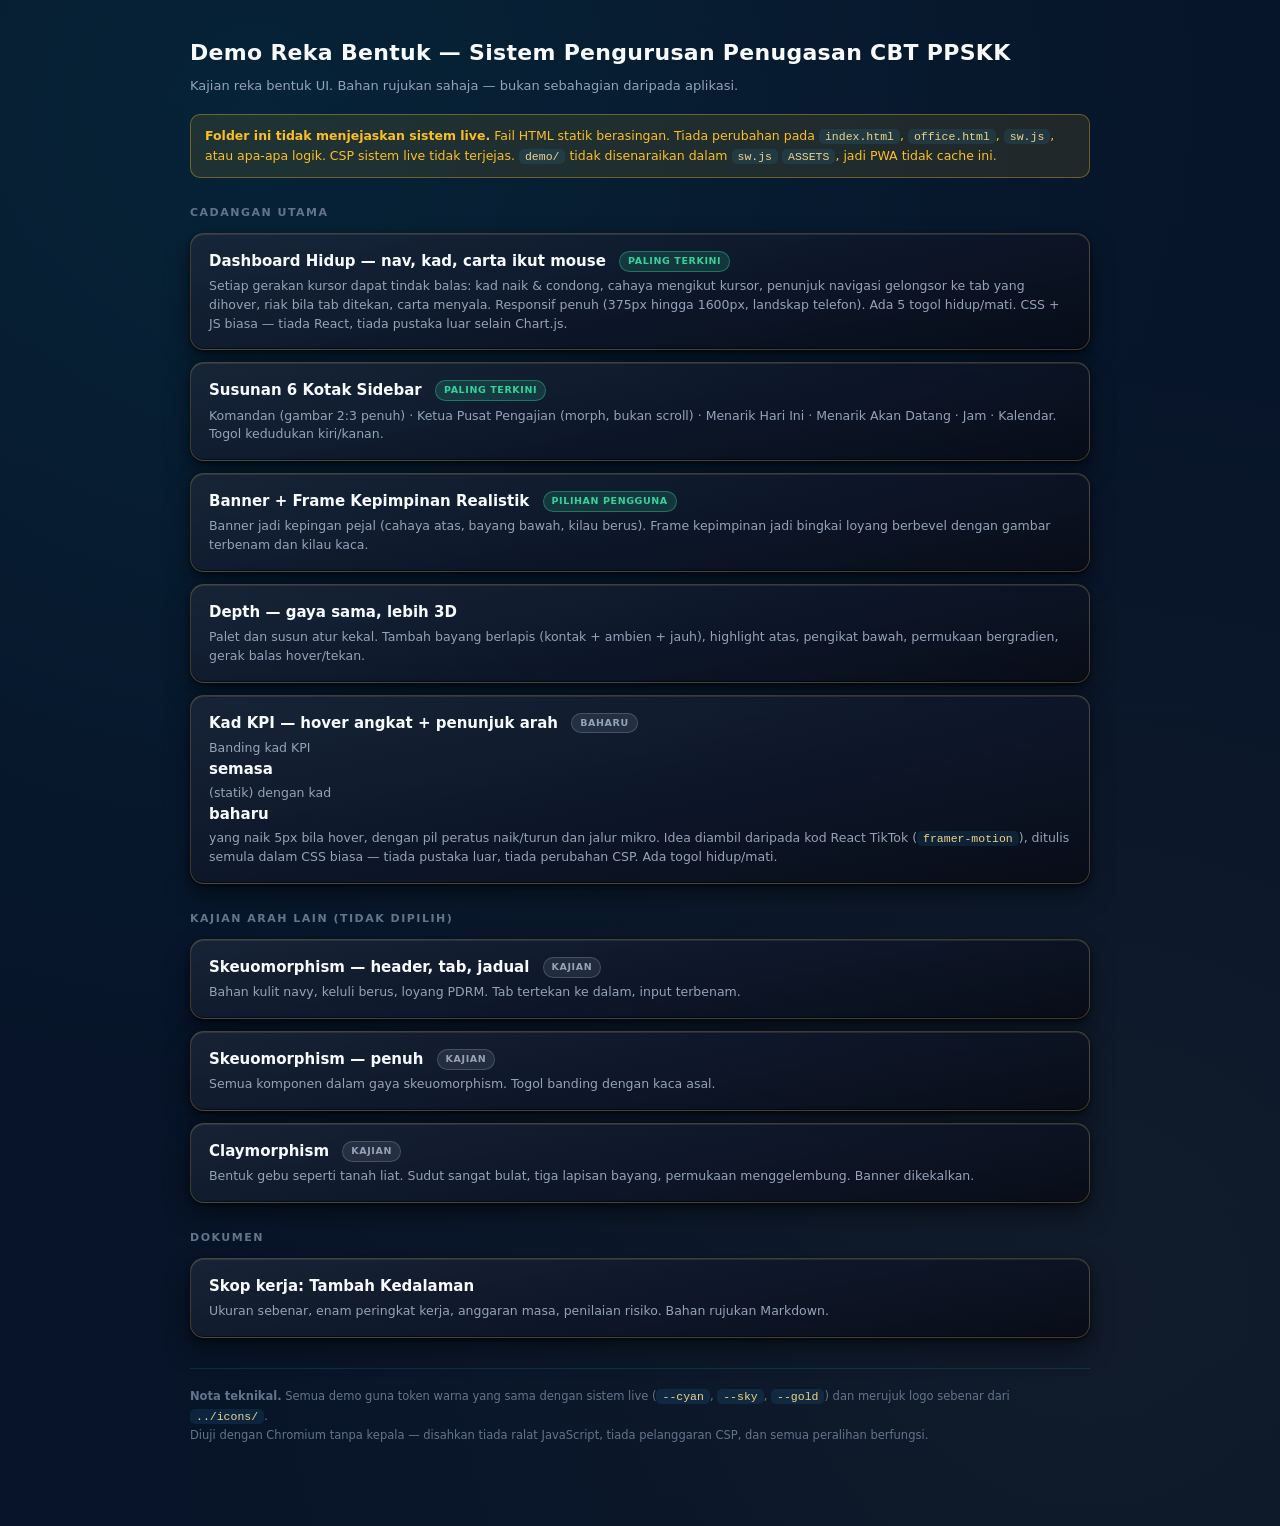
<file: demo/index.html>
<!DOCTYPE html>
<html lang="ms">
<head>
<meta charset="utf-8">
<meta name="viewport" content="width=device-width,initial-scale=1">
<title>Demo Reka Bentuk — CBT PPSKK</title>
<style>
*{box-sizing:border-box;margin:0;padding:0}
:root{
  --cyan:#00f2fe; --sky:#38bdf8; --gold:#d5ad57; --gold-lt:#f0d38a;
  --text:#f8fafc; --muted:#94a3b8; --muted2:#64748b;
  --line:rgba(56,189,248,.28); --line2:rgba(56,189,248,.14);
}
body{font-family:'Segoe UI',system-ui,-apple-system,Roboto,Helvetica,Arial,sans-serif;
  color:var(--text);line-height:1.55;-webkit-font-smoothing:antialiased;min-height:100vh;
  background-color:#08172d;
  background-image:linear-gradient(rgba(5,16,35,.34),rgba(5,16,35,.46)),
    radial-gradient(circle at 20% 8%,rgba(0,242,254,.10),transparent 55%),
    radial-gradient(circle at 85% 85%,rgba(213,173,87,.09),transparent 55%);
  padding:36px 20px 80px}
.wrap{max-width:900px;margin:0 auto}
h1{font-size:22px;font-weight:800;letter-spacing:.3px;margin-bottom:6px}
.sub{font-size:13px;color:var(--muted);margin-bottom:8px}
.warn{font-size:12.5px;color:#fbbf24;background:rgba(251,191,36,.10);
  border:1px solid rgba(251,191,36,.35);border-radius:10px;padding:11px 14px;margin:18px 0 26px}
h2{font-size:11px;text-transform:uppercase;letter-spacing:1.5px;color:var(--muted2);
  font-weight:800;margin:26px 0 12px}
a.card{display:block;text-decoration:none;color:inherit;border-radius:14px;padding:16px 18px;margin-bottom:12px;
  background:linear-gradient(168deg,rgba(30,41,59,.72),rgba(15,23,42,.82) 50%,rgba(8,12,22,.90));
  border:1px solid rgba(213,173,87,.28);
  box-shadow:inset 0 1px 0 rgba(255,255,255,.09),inset 0 -1px 0 rgba(0,0,0,.5),
    0 2px 4px rgba(0,0,0,.5),0 12px 26px rgba(0,0,0,.42);
  transition:transform .2s ease,box-shadow .2s ease}
a.card:hover{transform:translateY(-3px);border-color:rgba(0,242,254,.5);
  box-shadow:inset 0 1px 0 rgba(255,255,255,.13),inset 0 -1px 0 rgba(0,0,0,.5),
    0 3px 6px rgba(0,0,0,.5),0 18px 38px rgba(0,0,0,.48)}
a.card b{display:block;font-size:15px;color:var(--text);margin-bottom:4px}
a.card small{display:block;font-size:12.5px;color:var(--muted);line-height:1.5}
.tag{display:inline-block;font-size:9.5px;font-weight:800;letter-spacing:.6px;text-transform:uppercase;
  padding:2px 8px;border-radius:99px;margin-left:8px;vertical-align:2px}
.tag.pick{background:rgba(52,211,153,.16);color:#34d399;border:1px solid rgba(52,211,153,.4)}
.tag.alt{background:rgba(148,163,184,.14);color:#94a3b8;border:1px solid rgba(148,163,184,.3)}
.foot{margin-top:30px;padding-top:18px;border-top:1px solid var(--line2);
  font-size:11.5px;color:var(--muted2);line-height:1.7}
code{font-family:ui-monospace,Menlo,Consolas,monospace;font-size:11.5px;
  background:rgba(56,189,248,.10);padding:1px 6px;border-radius:5px;color:var(--gold-lt)}
</style>
</head>
<body>
<div class="wrap">

  <h1>Demo Reka Bentuk — Sistem Pengurusan Penugasan CBT PPSKK</h1>
  <div class="sub">Kajian reka bentuk UI. Bahan rujukan sahaja — bukan sebahagian daripada aplikasi.</div>

  <div class="warn">
    <b>Folder ini tidak menjejaskan sistem live.</b> Fail HTML statik berasingan.
    Tiada perubahan pada <code>index.html</code>, <code>office.html</code>, <code>sw.js</code>,
    atau apa-apa logik. CSP sistem live tidak terjejas. <code>demo/</code> tidak
    disenaraikan dalam <code>sw.js</code> <code>ASSETS</code>, jadi PWA tidak cache ini.
  </div>

  <h2>Cadangan utama</h2>

  <a class="card" href="hidup.html">
    <b>Dashboard Hidup — nav, kad, carta ikut mouse <span class="tag pick">Paling terkini</span></b>
    <small>Setiap gerakan kursor dapat tindak balas: kad naik &amp; condong, cahaya mengikut
    kursor, penunjuk navigasi gelongsor ke tab yang dihover, riak bila tab ditekan, carta
    menyala. Responsif penuh (375px hingga 1600px, landskap telefon). Ada 5 togol
    hidup/mati. CSS + JS biasa — tiada React, tiada pustaka luar selain Chart.js.</small>
  </a>

  <a class="card" href="susunan.html">
    <b>Susunan 6 Kotak Sidebar <span class="tag pick">Paling terkini</span></b>
    <small>Komandan (gambar 2:3 penuh) &middot; Ketua Pusat Pengajian (morph, bukan scroll) &middot;
    Menarik Hari Ini &middot; Menarik Akan Datang &middot; Jam &middot; Kalendar.
    Togol kedudukan kiri/kanan.</small>
  </a>

  <a class="card" href="realistik.html">
    <b>Banner + Frame Kepimpinan Realistik <span class="tag pick">Pilihan pengguna</span></b>
    <small>Banner jadi kepingan pejal (cahaya atas, bayang bawah, kilau berus).
    Frame kepimpinan jadi bingkai loyang berbevel dengan gambar terbenam dan kilau kaca.</small>
  </a>

  <a class="card" href="depth.html">
    <b>Depth — gaya sama, lebih 3D</b>
    <small>Palet dan susun atur kekal. Tambah bayang berlapis (kontak + ambien + jauh),
    highlight atas, pengikat bawah, permukaan bergradien, gerak balas hover/tekan.</small>
  </a>

  <a class="card" href="kpi.html">
    <b>Kad KPI — hover angkat + penunjuk arah <span class="tag alt">Baharu</span></b>
    <small>Banding kad KPI <b>semasa</b> (statik) dengan kad <b>baharu</b> yang naik 5px
    bila hover, dengan pil peratus naik/turun dan jalur mikro. Idea diambil daripada
    kod React TikTok (<code>framer-motion</code>), ditulis semula dalam CSS biasa —
    tiada pustaka luar, tiada perubahan CSP. Ada togol hidup/mati.</small>
  </a>

  <h2>Kajian arah lain (tidak dipilih)</h2>

  <a class="card" href="fokus.html">
    <b>Skeuomorphism — header, tab, jadual <span class="tag alt">Kajian</span></b>
    <small>Bahan kulit navy, keluli berus, loyang PDRM. Tab tertekan ke dalam, input terbenam.</small>
  </a>

  <a class="card" href="skeu.html">
    <b>Skeuomorphism — penuh <span class="tag alt">Kajian</span></b>
    <small>Semua komponen dalam gaya skeuomorphism. Togol banding dengan kaca asal.</small>
  </a>

  <a class="card" href="clay.html">
    <b>Claymorphism <span class="tag alt">Kajian</span></b>
    <small>Bentuk gebu seperti tanah liat. Sudut sangat bulat, tiga lapisan bayang,
    permukaan menggelembung. Banner dikekalkan.</small>
  </a>

  <h2>Dokumen</h2>

  <a class="card" href="SKOP-DEPTH.md">
    <b>Skop kerja: Tambah Kedalaman</b>
    <small>Ukuran sebenar, enam peringkat kerja, anggaran masa, penilaian risiko.
    Bahan rujukan Markdown.</small>
  </a>

  <div class="foot">
    <b>Nota teknikal.</b> Semua demo guna token warna yang sama dengan sistem live
    (<code>--cyan</code>, <code>--sky</code>, <code>--gold</code>) dan merujuk logo
    sebenar dari <code>../icons/</code>.<br>
    Diuji dengan Chromium tanpa kepala — disahkan tiada ralat JavaScript,
    tiada pelanggaran CSP, dan semua peralihan berfungsi.
  </div>

</div>
</body>
</html>
</file>
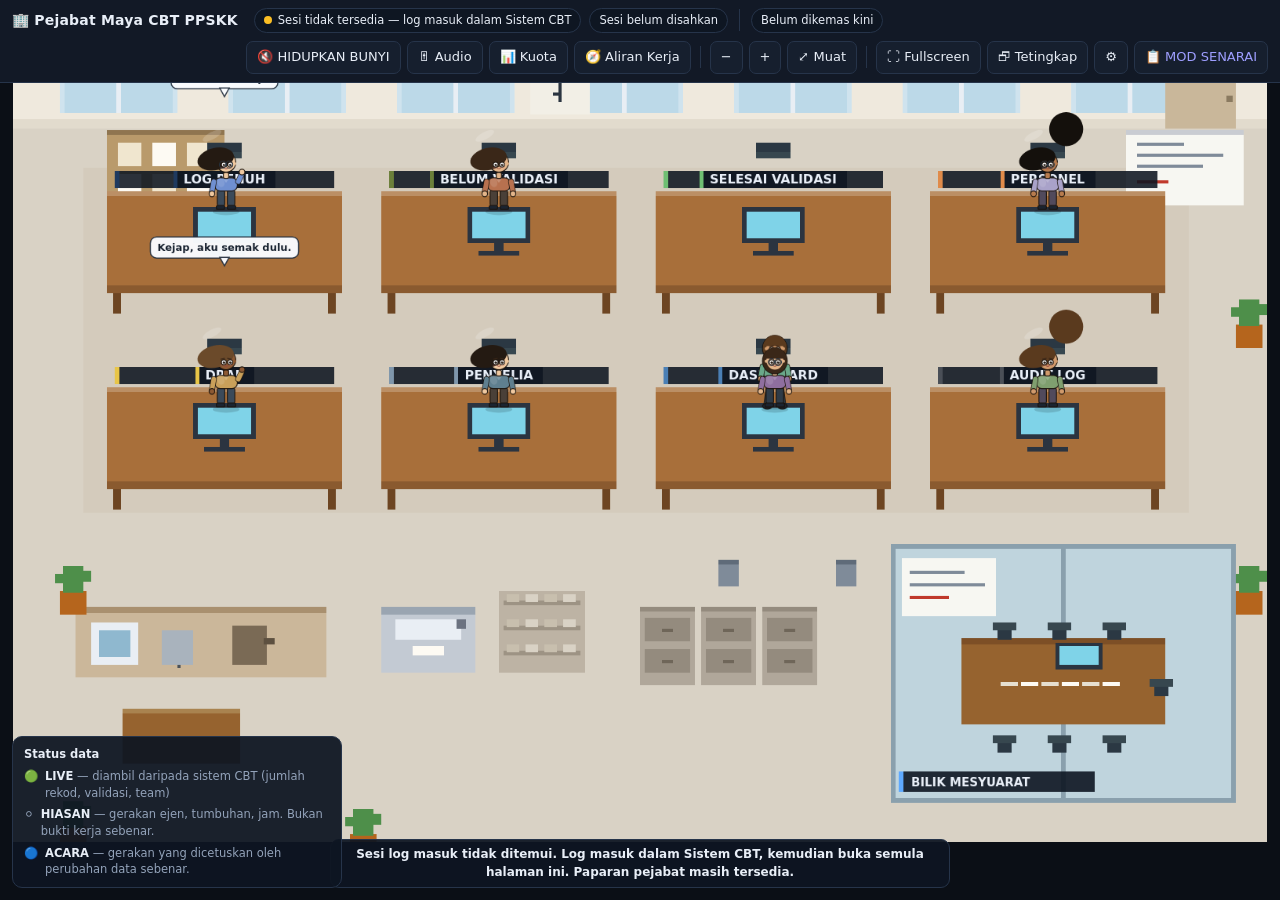
<file: office.html>
<!DOCTYPE html>
<html lang="ms">
<head>
<meta charset="UTF-8">
<meta name="viewport" content="width=device-width, initial-scale=1.0">
<title>Pejabat Maya CBT PPSKK</title>
<meta name="color-scheme" content="dark">
<meta name="robots" content="noindex">
<style>
:root{
  --bg:#0b0f16; --bg2:#121926; --panel:#161f2e; --line:#26344a;
  --txt:#e8eef7; --muted:#93a3ba; --accent:#5ea9ff; --ok:#4ade80; --warn:#fbbf24; --bad:#f87171;
  --log:#1f3a5f; --belum:#6b7f3a; --selesai:#6fbf73; --draf:#e8c547; --personel:#e08b4a; --penyelia:#7f96ab; --dash:#4a7fb5; --audit:#4a4f57;
}
*{box-sizing:border-box}
html,body{margin:0;height:100%}
body{background:var(--bg);color:var(--txt);font:13px/1.45 system-ui,-apple-system,"Segoe UI",Roboto,sans-serif;overflow:hidden}
button{font:inherit;color:inherit;background:var(--panel);border:1px solid var(--line);border-radius:7px;padding:6px 10px;cursor:pointer}
button:hover{background:#1d2940}
button:disabled{opacity:.5;cursor:not-allowed}
input[type=range]{width:100%;accent-color:var(--accent)}

/* ---------- bar atas ---------- */
#top{display:flex;align-items:center;gap:8px;flex-wrap:wrap;padding:8px 12px;background:var(--bg2);border-bottom:1px solid var(--line);position:relative;z-index:30}
#top h1{font-size:14px;margin:0 8px 0 0;font-weight:650;letter-spacing:.2px;white-space:nowrap}
.pill{display:inline-flex;align-items:center;gap:6px;padding:3px 9px;border-radius:999px;border:1px solid var(--line);background:#0e1622;font-size:11.5px;white-space:nowrap}
.dot{width:8px;height:8px;border-radius:50%;background:var(--muted);flex:none}
.dot.live{background:var(--ok);box-shadow:0 0 7px var(--ok)}
.dot.stale{background:var(--warn)}
.dot.off{background:var(--bad)}
.sep{width:1px;height:22px;background:var(--line);margin:0 3px}
#top .right{margin-left:auto;display:flex;gap:6px;align-items:center;flex-wrap:wrap}

/* ---------- pentas ---------- */
#stage{position:absolute;inset:0;top:0;overflow:hidden;cursor:grab}
#stage.drag{cursor:grabbing}
#wrap{position:absolute;left:0;top:0;transform-origin:0 0;will-change:transform}
#scene{display:block;image-rendering:pixelated;image-rendering:crisp-edges;background:#0e131c}

/* ---------- kad maklumat ---------- */
#card{position:absolute;z-index:40;width:290px;max-width:calc(100vw - 24px);background:rgba(14,22,34,.97);border:1px solid var(--line);border-radius:11px;padding:12px;box-shadow:0 18px 44px rgba(0,0,0,.6);display:none}
#card.show{display:block}
#card .ch{display:flex;align-items:center;gap:8px;margin-bottom:8px}
#card .swatch{width:12px;height:12px;border-radius:3px;flex:none}
#card h3{margin:0;font-size:13.5px;flex:1}
#card .x{background:none;border:0;padding:2px 6px;font-size:15px;color:var(--muted);line-height:1}
#card dl{margin:0;display:grid;grid-template-columns:auto 1fr;gap:4px 10px;font-size:12px}
#card dt{color:var(--muted)}
#card dd{margin:0;text-align:right;font-variant-numeric:tabular-nums}
#card .note{margin-top:8px;font-size:11px;color:var(--muted);border-top:1px solid var(--line);padding-top:7px}

/* ---------- panel sisi ---------- */
.side{position:absolute;right:12px;z-index:35;width:296px;max-width:calc(100vw - 24px);background:rgba(14,22,34,.97);border:1px solid var(--line);border-radius:11px;padding:12px;box-shadow:0 18px 44px rgba(0,0,0,.55);display:none}
.side.show{display:block}
#audioPanel{bottom:12px}
#cfgPanel{bottom:12px}
.side h3{margin:0 0 9px;font-size:12.5px;letter-spacing:.3px;text-transform:uppercase;color:var(--muted)}
.row{display:flex;align-items:center;gap:8px;margin:7px 0;font-size:12px}
.row label{flex:1;color:var(--muted)}
.row output{width:34px;text-align:right;font-variant-numeric:tabular-nums}
.chk{display:flex;align-items:center;gap:7px;margin:7px 0;font-size:12px;color:var(--muted);cursor:pointer}
.chk input{accent-color:var(--accent)}
.side .full{width:100%;margin-top:6px}

/* ---------- bilik kuota ---------- */
#quotaPanel{top:70px}
.qcard{border:1px solid var(--line);border-left:3px solid var(--q,#5ea9ff);border-radius:9px;padding:9px 10px;margin:8px 0;background:rgba(10,16,25,.6)}
.qhead{display:flex;justify-content:space-between;align-items:baseline;gap:8px;margin-bottom:7px}
.qname{font-weight:600;font-size:12px;word-break:break-all;line-height:1.25}
.qage{color:var(--muted);font-size:10.5px;white-space:nowrap}
.qrow{margin:6px 0}
.qlbl{display:flex;justify-content:space-between;font-size:11px;color:var(--muted);margin-bottom:3px}
.qlbl b{color:var(--txt);font-variant-numeric:tabular-nums}
.qbar{height:6px;background:#0d1420;border-radius:4px;overflow:hidden}
.qbar i{display:block;height:100%;border-radius:4px}
.qreset{font-size:10.5px;color:var(--muted);margin-top:3px}
.qflag{font-size:9.5px;padding:1px 6px;border-radius:20px;font-weight:600;margin-left:5px;vertical-align:middle}
.qf-ok{background:#12331f;color:var(--ok)}
.qf-warn{background:#3a2f0c;color:var(--warn)}
.qf-bad{background:#3a1616;color:var(--bad)}
.qf-old{background:#242c3a;color:var(--muted)}

/* ---------- legenda ---------- */
#legend{position:absolute;left:12px;bottom:12px;z-index:35;background:rgba(14,22,34,.94);border:1px solid var(--line);border-radius:10px;padding:9px 11px;font-size:11.5px;color:var(--muted);max-width:330px}
#legend b{color:var(--txt);font-weight:600}
#legend .k{display:flex;gap:7px;align-items:flex-start;margin-top:5px}
#legend .k i{font-style:normal}

/* ---------- bar status ---------- */
#status{position:absolute;left:50%;transform:translateX(-50%);bottom:12px;z-index:34;background:rgba(14,22,34,.94);border:1px solid var(--line);border-radius:9px;padding:6px 13px;font-size:12px;color:var(--muted);text-align:center;max-width:min(620px,calc(100vw - 24px))}
#status b{color:var(--txt);font-weight:600}
#status.err{border-color:#5b2b2b}
#status.err b{color:var(--warn)}

/* ---------- telefon ---------- */
#phone{display:none;position:absolute;inset:0;z-index:90;background:var(--bg);align-items:center;justify-content:center;padding:24px;text-align:center}
#phone div{max-width:340px}
#phone h2{font-size:17px;margin:0 0 10px}
#phone p{color:var(--muted);margin:0}
@media (max-width:820px){#phone{display:flex}}

/* ---------- toast ---------- */
#toast{position:absolute;left:50%;top:64px;transform:translateX(-50%);z-index:60;background:rgba(14,22,34,.97);border:1px solid var(--line);border-radius:9px;padding:8px 14px;font-size:12.5px;display:none}
#toast.show{display:block}
</style>
</head>
<body>

<div id="top">
  <h1>🏢 Pejabat Maya CBT PPSKK</h1>
  <span class="pill" id="pillConn"><span class="dot off" id="dotConn"></span><span id="txtConn">Memulakan…</span></span>
  <span class="pill" id="pillRole"><span id="txtRole">Sesi belum disahkan</span></span>
  <span class="sep"></span>
  <span class="pill" id="pillUpd"><span id="txtUpd">Belum dikemas kini</span></span>

  <span class="right">
    <button id="btnSound" title="Hidupkan/matikan bunyi">🔇 HIDUPKAN BUNYI</button>
    <button id="btnAudioCfg" title="Tetapan audio">🎚 Audio</button>
    <button id="btnQuota" title="Penggunaan Claude — Bilik Kuota">📊 Kuota</button>
    <button id="btnJourney" title="Paparkan aliran kerja">🧭 Aliran Kerja</button>
    <span class="sep"></span>
    <button id="btnZoomOut" title="Zum keluar">−</button>
    <button id="btnZoomIn" title="Zum masuk">+</button>
    <button id="btnZoomFit" title="Kembalikan pandangan">⤢ Muat</button>
    <span class="sep"></span>
    <button id="btnFull" title="Skrin penuh">⛶ Fullscreen</button>
    <button id="btnNewWin" title="Buka dalam tetingkap baharu">🗗 Tetingkap</button>
    <button id="btnCfg" title="Konfigurasi sambungan">⚙️</button>
    <a href="index.html"><button title="Kembali ke sistem penugasan">📋 MOD SENARAI</button></a>
  </span>
</div>

<div id="stage">
  <div id="wrap"><canvas id="scene" width="1600" height="1000"></canvas></div>
</div>

<div id="card" role="dialog" aria-modal="false" aria-labelledby="cardTitle">
  <div class="ch"><span class="swatch" id="cardSw"></span><h3 id="cardTitle">—</h3><button class="x" id="cardX" aria-label="Tutup">✕</button></div>
  <dl id="cardBody"></dl>
  <div class="note" id="cardNote"></div>
</div>

<div class="side" id="audioPanel">
  <h3>Kawalan Audio</h3>
  <div class="row"><label for="volM">Master</label><input type="range" id="volM" min="0" max="100" value="70"><output id="outM">70</output></div>
  <div class="row"><label for="volA">Ambient</label><input type="range" id="volA" min="0" max="100" value="55"><output id="outA">55</output></div>
  <div class="row"><label for="volS">SFX</label><input type="range" id="volS" min="0" max="100" value="65"><output id="outS">65</output></div>
  <label class="chk"><input type="checkbox" id="chkAmbOnly"> Ambient sahaja</label>
  <label class="chk"><input type="checkbox" id="chkMute"> Senyapkan semua</label>
  <div class="row" style="color:var(--muted)"><span id="txtAudio">Audio tidak aktif</span></div>
  <button class="full" id="btnAudioOff">Matikan audio</button>
</div>

<div class="side" id="cfgPanel">
  <h3>Konfigurasi Sambungan</h3>
  <div class="row" style="align-items:flex-start">
    <label for="cfgUrl" style="flex:none;width:100%">URL Web App (GAS) — baca sahaja</label>
  </div>
  <input id="cfgUrl" style="width:100%;background:#0e1622;border:1px solid var(--line);border-radius:7px;padding:7px;color:var(--txt);font-size:11.5px" spellcheck="false">
  <label class="chk"><input type="checkbox" id="cfgReuse"> Hantar token sesi sedia ada (baca sahaja)</label>
  <div class="row" style="color:var(--muted);font-size:11px">Token sesi digunakan dalam memori sahaja — tidak disimpan atau dipaparkan oleh halaman ini.</div>
  <button class="full" id="cfgSave">Simpan &amp; sambung semula</button>
  <div class="row" style="color:var(--muted);font-size:11px" id="cfgState"></div>
</div>

<div class="side" id="quotaPanel">
  <h3>Bilik Kuota — Penggunaan Claude</h3>
  <div class="row" style="color:var(--muted);font-size:11px" id="quotaState">Belum dimuatkan.</div>
  <div id="quotaBody"></div>
  <div class="row" style="color:var(--muted);font-size:11px">Nombor lebih 30 minit ditanda <b>lama</b>. Tetingkap yang sudah tamat ditanda <b>diperbaharui</b> — bukan angka lama.</div>
  <button class="full" id="quotaRefresh">Muat semula</button>
</div>

<div id="legend">
  <b>Status data</b>
  <div class="k"><i>🟢</i><span><b>LIVE</b> — diambil daripada sistem CBT (jumlah rekod, validasi, team)</span></div>
  <div class="k"><i>⚪</i><span><b>HIASAN</b> — gerakan ejen, tumbuhan, jam. Bukan bukti kerja sebenar.</span></div>
  <div class="k"><i>🔵</i><span><b>ACARA</b> — gerakan yang dicetuskan oleh perubahan data sebenar.</span></div>
</div>

<div id="status"><b>Memulakan…</b></div>
<div id="toast"></div>

<div id="phone"><div>
  <h2>🖥️ Mod pejabat</h2>
  <p>Gunakan paparan komputer untuk mod pejabat.</p>
</div></div>

<script>
"use strict";
/* ============================================================================
   PEJABAT MAYA CBT PPSKK — modul paparan tambahan (BACA SAHAJA)
   ----------------------------------------------------------------------------
   Fail ini TIDAK menulis, mengubah atau memadam sebarang data. Semua panggilan
   rangkaian melalui senarai putih tindakan baca sahaja (READ_ONLY_ACTIONS) dan
   sebarang tindakan lain akan ditolak sebelum permintaan dihantar.

   Sumber data: Web App Google Apps Script sedia ada (endpoint yang sama seperti
   index.html). Token sesi diambil daripada sesi log masuk sedia ada dan
   digunakan DALAM MEMORI sahaja — tidak disimpan, tidak dipaparkan, tidak
   dihantar ke mana-mana selain endpoint rasmi tersebut.

   PENGECUALIAN — Bilik Kuota (17b): panel itu memanggil endpoint KEDUA
   (CONFIG.quotaUrl) yang berasingan daripada sistem penugasan. Ia menggunakan
   token sesi yang sama, dan hanya menghantar satu tindakan baca ('getUsage')
   yang disemak di sisi pelayan. Ia tidak melalui callRead kerana endpointnya
   berbeza; senarai putih READ_ONLY_ACTIONS terpakai kepada endpoint penugasan.
   Jika CONFIG.quotaUrl dikosongkan, panel itu lumpuh dan sistem penugasan
   berjalan seperti biasa.
   ========================================================================== */

/* ---------- 1. KONFIGURASI ---------- */
const CONFIG = {
  /* Endpoint sebenar sistem CBT PPSKK (sama seperti index.html). */
  gasUrl: 'https://script.google.com/macros/s/AKfycbwJWaL6gUaIjtZy04_A6DoKtmg97u_NLCUd2gutYvQRD5qxuu6CWx_yJ9qVhc8FzZXl8w/exec',
  /* Endpoint BERASINGAN untuk penggunaan Claude (Bilik Kuota).
     Ia hanya boleh MENULIS bila diberi kunci, dan membaca hanya dengan sesi
     admin. Sistem penugasan tidak terjejas jika ini dibiarkan kosong. */
  quotaUrl: 'https://script.google.com/macros/s/AKfycbw-C5EerMazb0IU86EiTk517iCzv4bgqAfWTKzFeC_4G7Qf6kbHYGQBM3-WBinMPuX_/exec',
  reuseSession: true,
  listHref: 'index.html',
  refreshMs: 30000,        /* selang segar semula biasa (spesifikasi: 30 saat) */
  burstMs: 3000,           /* selang pantas selepas kesan tindakan dikesan */
  burstFor: 45000,         /* tempoh mod pantas */
  localPollMs: 700,        /* pemantauan storan setempat (tanpa rangkaian) */
  staleAfterMs: 90000,
  quotaStaleMs: 30 * 60 * 1000   /* nombor >30 min ditanda "lama" (ikut Habblaud) */
};

/* Tindakan backend yang DIBENARKAN — semuanya baca sahaja. */
const READ_ONLY_ACTIONS = ['ping','fetchLogData','fetchLogCounts','getPersonnelList','getValidasiRekod','getStagingPenugasan','getDeletedLogs'];
function assertReadOnly(action){
  if(READ_ONLY_ACTIONS.indexOf(action) < 0) throw new Error('Tindakan ditolak (bukan baca sahaja): ' + action);
}

const UI_KEY = 'cbt_office_ui_v1';   /* hanya keutamaan UI — tiada data kerja */
const SESS_KEY = 'cbt_session_v7';   /* dibaca daripada sistem sedia ada */
const ADD_KEY = 'cbt_records_v7';
const DRAF_KEY = 'cbt_draf_local_v87';

/* ---------- 2. KEADAAN ---------- */
const S = {
  session:null, roleKnown:false, isAdmin:false,
  status:'init',           /* init|no-endpoint|no-session|live|stale|offline|error */
  lastOk:0, lastErr:'',
  counts:{log:null,belum:null,selesai:null,draf:null,personel:null,penyelia:null,audit:null},
  teams:[], teamOf:{},     /* nama(normal) -> team ; dan senarai team unik */
  validated:{},            /* id -> {status,by,ts} */
  records:[],              /* rekod daripada fetchLogData */
  localAdded:[], localDraf:[],
  focus:null,              /* rekod yang sedang "dimesyuaratkan" */
  events:[],               /* acara sebenar yang dikesan */
  burstUntil:0,
  loading:false, abort:null, lastTry:0, quotaAbort:null
};

/* ---------- 3. UTILITI ---------- */
const $ = id => document.getElementById(id);
function readJSON(k, dflt){ try{ const v = JSON.parse(localStorage.getItem(k) || 'null'); return v == null ? dflt : v; }catch(e){ return dflt; } }
function normName(v){ return String(v == null ? '' : v).replace(/\s+/g,' ').trim().toUpperCase(); }
function esc(v){ return String(v == null ? '' : v).replace(/[&<>"']/g, c => ({'&':'&amp;','<':'&lt;','>':'&gt;','"':'&quot;',"'":'&#39;'}[c])); }
function fmtTime(ts){ if(!ts) return '—'; try{ return new Date(ts).toLocaleTimeString('ms-MY',{hour:'2-digit',minute:'2-digit',second:'2-digit'}); }catch(e){ return '—'; } }
function num(v){ return (v == null || v === '' || isNaN(Number(v))) ? null : Number(v); }
let toastT = 0;
function toast(msg){ const t = $('toast'); t.textContent = msg; t.classList.add('show'); clearTimeout(toastT); toastT = setTimeout(() => t.classList.remove('show'), 2600); }

/* ---------- 4. SESI (baca sahaja) ---------- */
function loadSession(){
  const s = readJSON(SESS_KEY, null);
  if(!s || !s.id){ S.session = null; S.roleKnown = false; S.isAdmin = false; return false; }
  const role = String(s.role || '');
  S.session = { id:String(s.id), name:String(s.name || ''), role:role, token:String(s.token || '') };
  S.roleKnown = !!role;
  S.isAdmin = (role === 'admin' || role === 'superadmin');
  return !!S.session.token;
}

/* ---------- 5. LAPISAN RANGKAIAN (baca sahaja, satu penerbangan) ---------- */
async function callRead(action, payload){
  assertReadOnly(action);
  if(!CONFIG.gasUrl) throw new Error('Endpoint belum dikonfigurasikan.');
  const ctrl = new AbortController();
  S.abort = ctrl;
  const to = setTimeout(() => ctrl.abort(), 20000);
  try{
    const body = Object.assign({ action:action, _cb:Date.now() }, payload || {});
    /* Token dihantar hanya apabila pengguna membenarkannya, dan hanya dalam memori. */
    if(CONFIG.reuseSession && S.session && S.session.token) body.token = S.session.token;
    const res = await fetch(CONFIG.gasUrl, {
      method:'POST', cache:'no-store', redirect:'follow', signal:ctrl.signal,
      headers:{ 'Content-Type':'text/plain;charset=utf-8' },
      body: JSON.stringify(body)
    });
    if(!res.ok) throw new Error('HTTP ' + res.status);
    const txt = await res.text();
    let data;
    try{ data = JSON.parse(txt); }
    catch(e){ throw new Error('Respons bukan JSON yang sah.'); }
    if(data && data.ok === false && /Sesi tidak sah|log masuk/i.test(String(data.error || '')))
      throw Object.assign(new Error('Sesi tidak sah atau telah tamat.'), { code:'NOAUTH' });
    return data;
  } finally {
    clearTimeout(to);
    if(S.abort === ctrl) S.abort = null;
  }
}

/* ---------- 6. SEGAR SEMULA ---------- */
async function refreshAll(manual){
  if(S.loading) return;                     /* elak permintaan bertindih */
  if(!CONFIG.gasUrl){ setStatus('no-endpoint'); return; }
  S.loading = true;
  S.lastTry = Date.now();
  try{
    /* ping dahulu — sahkan endpoint tanpa memerlukan sesi */
    let pong = null;
    try{ pong = await callRead('ping', {}); }catch(e){ pong = null; }

    loadSession();
    if(!S.session || !CONFIG.reuseSession){
      S.status = 'no-session';
      setStatus('no-session');
      S.lastOk = Date.now();
      return;
    }

    const settled = await Promise.all([
      callRead('fetchLogData', {}).then(v => ({ v })).catch(e => ({ e })),
      callRead('fetchLogCounts', {}).then(v => ({ v })).catch(e => ({ e })),
      callRead('getPersonnelList', {}).then(v => ({ v })).catch(e => ({ e })),
      callRead('getValidasiRekod', {}).then(v => ({ v })).catch(e => ({ e })),
      callRead('getStagingPenugasan', {}).then(v => ({ v })).catch(e => ({ e })),
      callRead('getDeletedLogs', {}).then(v => ({ v })).catch(e => ({ e }))
    ]);

    /* Jika SEMUA panggilan gagal, ini bukan "LIVE" — jangan mengaku sebaliknya.
       Sebab kegagalan dikekalkan supaya mesej kepada pengguna tepat:
       sesi tamat BERBEZA daripada rangkaian terputus. */
    if(!settled.some(s => s.v && s.v.ok)){
      const auth = settled.some(s => s.e && s.e.code === 'NOAUTH');
      const err = new Error(auth ? 'Sesi tidak sah atau telah tamat.' : 'Semua permintaan data gagal.');
      err.code = auth ? 'NOAUTH' : 'NETWORK';
      throw err;
    }

    const before = snapshotCounts();
    applyData(settled[0].v, settled[1].v, settled[2].v, settled[3].v, settled[4].v, settled[5].v);
    S.lastOk = Date.now(); S.lastErr = ''; S.status = 'live';
    setStatus('live');
    detectBackendEvents(before);
  }catch(e){
    S.lastErr = String((e && e.message) || e);
    if(e && e.code === 'NOAUTH'){ S.status = 'no-session'; setStatus('no-session'); }
    else { S.status = S.lastOk ? 'stale' : 'offline'; setStatus(S.status); }
  }finally{
    S.loading = false;
  }
}

function snapshotCounts(){ return Object.assign({}, S.counts); }

function applyData(logs, counts, pers, val, draf, deleted){
  if(logs && logs.ok && Array.isArray(logs.data)){
    S.records = logs.data.filter(r => !/^OPS/i.test(String(r.jenis || '')));
  }
  if(counts && counts.ok && counts.data && typeof counts.data === 'object' && !Array.isArray(counts.data)){
    const d = counts.data;
    /* Medan sebenar yang disahkan daripada index.html: all, inPeriod, periodStart.
       Rekod dalam tempoh laporan digunakan kerana itu yang dipaparkan sistem asal.
       Nilai hanya diganti apabila ia benar-benar nombor — respons cacat tidak
       boleh memadamkan kiraan sah yang sudah dipaparkan. */
    const v = num(d.inPeriod != null ? d.inPeriod : d.all);
    if(v != null) S.counts.log = v;
  }
  if(pers && pers.ok && Array.isArray(pers.data) && pers.data.length){
    S.teams = pers.data;
    S.counts.personel = pers.data.length;
    const tset = {};
    S.teamOf = {};
    pers.data.forEach(p => {
      const t = String(p.team || '').trim();
      if(t) tset[t] = 1;
      S.teamOf[normName(p.nama)] = t;
      if(p.no) S.teamOf[normName(p.no)] = t;
    });
    S.counts.penyelia = Object.keys(tset).length;
  }
  if(val && val.ok && val.data && typeof val.data === 'object'){
    S.validated = {};
    Object.keys(val.data).forEach(k => {
      const v = val.data[k] || {};
      /* Hanya status yang mengandungi "SELESAI" bermakna rekod telah divalidasi —
         sama seperti penapis dalam index.html (applyValidasiMap_). */
      if(/SELESAI/i.test(String(v.status || ''))) S.validated[String(k)] = v;
    });
  }
  if(draf && draf.ok && Array.isArray(draf.data)) S.counts.draf = draf.data.length;
  /* Audit = rekod dalam Log_Deleted (jejak pemadaman sebenar). Hanya diganti
     apabila respons sah; jika tidak kekal null supaya tidak mengelirukan. */
  if(deleted && deleted.ok && Array.isArray(deleted.data)){
    S.counts.audit = deleted.data.length;
    S.deleted = deleted.data;
  }

  /* Belum / selesai dikira daripada senarai rekod SEBENAR + peta validasi yang
     baru dimuatkan di atas. Ini mesti berlaku SELEPAS peta validasi diset,
     jika tidak setiap rekod akan dikira sebagai belum divalidasi. */
  if(S.records.length){
    let belum = 0, selesai = 0;
    S.records.forEach(r => { if(isRecordValidated(r)) selesai++; else belum++; });
    S.counts.belum = belum; S.counts.selesai = selesai;
  }
}

/* ---------- 7. ACARA SEBENAR (dijana daripada perubahan data) ---------- */
function detectBackendEvents(before){
  const n = S.counts.log, b = before.log;
  if(n != null && b != null && n > b) pushEvent('log-baru', 'LOG PENUH', (n - b) + ' rekod baharu diterima daripada sistem');
  const v = S.counts.selesai, vb = before.selesai;
  if(v != null && vb != null && v > vb) pushEvent('validasi', 'SELESAI VALIDASI', (v - vb) + ' rekod selesai divalidasi');
  const d = S.counts.draf, db = before.draf;
  if(d != null && db != null && d > db) pushEvent('draf', 'DRAF', (d - db) + ' draf baharu');
  syncMeeting();
}
function pushEvent(kind, station, text){
  S.events.push({ kind, station, text, ts:Date.now() });
  if(S.events.length > 40) S.events.shift();
  office.onEvent(kind, station, text);
}

/* ---------- 8. PEMANTAUAN STORAN SETEMPAT (tanpa rangkaian) ----------
   index.html menyimpan rekod key-in dan draf dalam localStorage pada asal yang
   sama. Kita hanya MEMBACA kunci tersebut untuk mengesan tindakan butang
   dengan segera (tanpa mengubah index.html). */
let lastAddLen = -1, lastDrafLen = -1, localInit = false;
function pollLocal(){
  const add = readJSON(ADD_KEY, []);
  const draf = readJSON(DRAF_KEY, []);
  const aL = Array.isArray(add) ? add.length : 0;
  const dL = Array.isArray(draf) ? draf.length : 0;
  S.localAdded = Array.isArray(add) ? add : [];
  S.localDraf = Array.isArray(draf) ? draf : [];
  if(localInit){
    if(aL > lastAddLen){
      pushEvent('simpan', 'LOG PENUH', 'Rekod penugasan disimpan (' + (aL - lastAddLen) + ')');
      triggerBurst();
      try{ syncMeeting(); syncTeamAgents(); }catch(e){}
    }
    if(dL > lastDrafLen){
      pushEvent('draf', 'DRAF', 'Draf disimpan (' + (dL - lastDrafLen) + ')');
      triggerBurst();
    }
  }
  lastAddLen = aL; lastDrafLen = dL; localInit = true;
}
function triggerBurst(){ S.burstUntil = Date.now() + CONFIG.burstFor; }

/* ---------- 9. MESYUARAT (berdasarkan team sebenar) ----------
   Memetakan nama dalam petugas_detail rekod kepada team melalui senarai
   personel sebenar. Jika sesebuah rekod melibatkan >=2 team dan belum
   divalidasi, ejen team tersebut berkumpul di bilik mesyuarat. */
function recordTeams(rec){
  const out = {};
  const lines = String(rec.petugas_detail || '').split('\n');
  const extra = [rec.petugas_admin, rec.petugas_pa, rec.petugas_foto, rec.petugas_video];
  extra.forEach(s => String(s || '').split(',').forEach(x => lines.push(x)));
  lines.forEach(line => {
    let s = String(line || '').trim();
    if(!s) return;
    const m = s.match(/\(([^)]+)\)\s*$/);
    if(m && S.teamOf[normName(m[1])]) { out[S.teamOf[normName(m[1])]] = 1; return; }
    s = s.replace(/\([^)]*\)\s*$/,'').trim();
    const noCode = normName(s);
    if(S.teamOf[noCode]) { out[S.teamOf[noCode]] = 1; return; }
    /* padan mengikut nama penuh (buang pangkat di hadapan) */
    const keys = Object.keys(S.teamOf);
    for(let i = 0; i < keys.length; i++){
      const k = keys[i];
      if(k.length > 6 && noCode.indexOf(k) >= 0){ out[S.teamOf[k]] = 1; return; }
    }
  });
  return Object.keys(out);
}
/* Kunci yang sama seperti index.html: v95RecId / v95RowKey / v95BilKey. */
function isRecordValidated(rec){
  if(!rec) return false;
  const id = String(rec.id || '').trim() || ('LEG-' + String(rec.bil != null ? rec.bil : ''));
  const row = Number(rec.row) || 0;
  const rowKey = row > 0 ? ('r' + row) : ('#' + String(rec.bil != null ? rec.bil : ''));
  const bilKey = '#' + String(rec.bil != null ? rec.bil : '');
  return !!(S.validated[id] || S.validated[rowKey] || S.validated[bilKey]);
}
function syncMeeting(){
  /* Rekod setempat yang baru disimpan didahulukan: ia adalah entri terbaharu dan
     belum tentu muncul dalam senarai pelayan. Tanpa ini mesyuarat hanya bermula
     pada pusingan muat semula pelayan seterusnya. */
  const source = (S.localAdded || []).slice().reverse().concat(S.records || []);
  let best = null;
  for(let i = 0; i < source.length && i < 120; i++){
    const r = source[i];
    if(!r) continue;
    if(isRecordValidated(r)) continue;
    const t = recordTeams(r);
    if(t.length >= 2){ best = { rec:r, teams:t }; break; }
  }
  const prev = S.focus;
  S.focus = best;
  if(best && (!prev || String(prev.rec.id) !== String(best.rec.id)))
    pushEvent('mesyuarat-mula', 'BILIK MESYUARAT', 'Mesyuarat bermula: ' + best.teams.length + ' team · rekod #' + (best.rec.bil || '—'));
  if(!best && prev)
    pushEvent('mesyuarat-tamat', 'BILIK MESYUARAT', 'Mesyuarat selesai — ejen kembali ke ruangan masing-masing');
}

/* ---------- 10. STATUS UI ---------- */
const STATUS_TEXT = {
  init:['off','Memulakan…'], live:['live','LIVE'],
  stale:['stale','STALE — data lama'], offline:['off','OFFLINE'],
  'no-session':['stale','Sesi tidak tersedia — log masuk dalam Sistem CBT'],
  'no-endpoint':['off','Endpoint belum dikonfigurasikan']
};
function setStatus(k){
  const t = STATUS_TEXT[k] || STATUS_TEXT.init;
  const d = $('dotConn'); d.className = 'dot ' + t[0];
  $('txtConn').textContent = t[1];
  $('txtUpd').textContent = S.lastOk ? ('Kemas kini ' + fmtTime(S.lastOk)) : 'Belum dikemas kini';

  const st = $('status'); const body = st.querySelector('b') || st;
  let msg, err = false;
  if(k === 'live'){
    msg = 'Data live daripada sistem CBT · dikemas kini ' + fmtTime(S.lastOk);
  } else if(k === 'no-endpoint'){
    msg = 'Endpoint belum dikonfigurasikan. Paparan pejabat masih tersedia.';
  } else if(k === 'no-session'){
    msg = 'Sesi log masuk tidak ditemui. Log masuk dalam Sistem CBT, kemudian buka semula halaman ini. Paparan pejabat masih tersedia.';
  } else if(k === 'stale' || k === 'offline'){
    err = true;
    msg = 'Data tidak dapat dimuatkan. Paparan pejabat masih tersedia.' + (S.lastOk ? ' Kemas kini terakhir ' + fmtTime(S.lastOk) + '.' : '');
  } else msg = 'Memulakan…';
  st.classList.toggle('err', err);
  if(st.querySelector('b')) st.querySelector('b').textContent = msg; else st.textContent = msg;

  $('txtRole').textContent = S.roleKnown
    ? (S.isAdmin ? 'Admin — Audit Log dibenarkan' : 'Peranan: ' + (S.session.role || 'staf'))
    : 'Sesi belum disahkan';
}

/* ============================================================================
   11. ENJIN PEPEJABAT (kanvas pixel-art)
   ========================================================================== */
const PX = 4;
const W = 1600, H = 1000;
const cv = $('scene'), g = cv.getContext('2d');
g.imageSmoothingEnabled = false;

function px(x, y, w, h, c){ g.fillStyle = c; g.fillRect(Math.round(x), Math.round(y), Math.round(w), Math.round(h)); }

const C = {
  floor1:'#d9d2c5', floor2:'#cfc7b8', wall:'#efe9dd', wallTop:'#e2dbcd',
  deskTop:'#a86f3a', deskEdge:'#8a5a2f', deskLeg:'#6d4522',
  chair:'#37474f', chairSeat:'#2b3843', mon:'#2b3440', monScreen:'#7fd3e8',
  cab:'#b0a79a', cabDark:'#948b7e', plant:'#4e8f4a', pot:'#b5651d',
  glass:'rgba(150,200,220,0.26)', glassEdge:'#8aa0ad',
  paper:'#fdfaf3', paperEdge:'#e6dfd0', wood:'#96632f', dark:'#1b2430',
  rug:'#c8bda9'
};

/* --- susun atur lapan workstation dalam SATU ruang --- */
const STATIONS = [
  { id:'log',       name:'LOG PENUH',       fn:'Log penuh penugasan',       acc:'--log',      x:120,  y:170, w:300, h:130, agent:'Ejen Log' },
  { id:'belum',     name:'BELUM VALIDASI',  fn:'Menunggu validasi',         acc:'--belum',    x:470,  y:170, w:300, h:130, agent:'Ejen Validasi' },
  { id:'selesai',   name:'SELESAI VALIDASI',fn:'Selesai divalidasi',        acc:'--selesai',  x:820,  y:170, w:300, h:130, agent:'Ejen Arkib' },
  { id:'personel',  name:'PERSONEL',        fn:'Daftar personel & team',    acc:'--personel', x:1170, y:170, w:300, h:130, agent:'Ejen Personel' },
  { id:'draf',      name:'DRAF',            fn:'Draf belum dihantar',       acc:'--draf',     x:120,  y:420, w:300, h:130, agent:'Ejen Draf' },
  { id:'penyelia',  name:'PENYELIA',        fn:'Penyelia & semakan',        acc:'--penyelia', x:470,  y:420, w:300, h:130, agent:'Ejen Penyelia' },
  { id:'dashboard', name:'DASHBOARD',       fn:'Ringkasan & statistik',     acc:'--dash',     x:820,  y:420, w:300, h:130, agent:'Ejen Dashboard' },
  { id:'audit',     name:'AUDIT LOG',       fn:'Jejak perubahan (Admin)',   acc:'--audit',    x:1170, y:420, w:300, h:130, agent:'Ejen Audit' }
];
const MEETING = { x:1120, y:620, w:440, h:330 };
const PANTRY  = { x:80,   y:700, w:320, h:250 };
const PRINT   = { x:470,  y:700, w:280, h:110 };
const CABINET = { x:800,  y:700, w:240, h:110 };

/* Warna aksen dibaca SEKALI sahaja — getComputedStyle setiap bingkai akan
   menjejaskan prestasi (60 bingkai/saat × 16 panggilan). */
const ACCENT_CACHE = {};
function accent(st){
  if(ACCENT_CACHE[st.acc]) return ACCENT_CACHE[st.acc];
  let c = '#888';
  try{ c = getComputedStyle(document.documentElement).getPropertyValue(st.acc).trim() || '#888'; }catch(e){}
  ACCENT_CACHE[st.acc] = c;
  return c;
}
function stationById(id){ return STATIONS.filter(s => s.id === id)[0]; }

/* --- ejen --- */
const SKIN = ['#f0c9a0','#e3b58a','#d09a6c','#b87c4e','#8d5a34'];
const HAIR = ['#241a12','#3a2718','#5a3a1e','#14100c','#6b4a2a'];
const SHIRT = ['#6f8fd0','#b8714f','#6aa88a','#a9a2c9','#c9a05a','#5f7f8f','#8f6f9f','#7f9f6f'];
const PANTS = ['#3b4a5a','#4a4038','#2f3b47','#514a5c'];
const AGENTS = [];
function buildAgents(){
  AGENTS.length = 0;
  STATIONS.forEach((st, i) => {
    AGENTS.push({
      id: st.id, station: st.id, label: st.agent, kind: 'desk',
      home: { x: st.x + st.w / 2, y: st.y - 34 },
      x: st.x + st.w / 2, y: st.y - 34,
      pal: { skin:SKIN[i % SKIN.length], hair:HAIR[i % HAIR.length], shirt:SHIRT[i % SHIRT.length],
             pants:PANTS[i % PANTS.length], glasses:(i % 3 === 0), hijab:(i % 4 === 2), style:(i % 4) },
      state:'idle', pose:'sit', dir:1, phase: i * 0.7, anim:0,
      path:[], target:null, busy:0
    });
  });
}
function drawAgent(a, t){
  const s = PX;
  const bx = Math.round(a.x / s) * s, by = Math.round(a.y / s) * s;
  const p = a.pal;
  const walk = a.state === 'walk';
  const step = walk ? (Math.floor(t / 220) % 2) : 0;
  const sit = a.pose === 'sit';
  const typing = (a.state === 'type');

  const skin = p.skin, hair = p.hair, shirt = p.shirt, pants = p.pants;
  const ink = C.dark;
  const line = 'rgba(26,18,12,0.92)';          /* garis luar gaya kartun */
  const lw = Math.max(1, 0.30 * s);

  /* --- pembantu bentuk: isi + garis luar --- */
  const fill = (fn, c) => { g.fillStyle = c; g.beginPath(); fn(); g.fill(); };
  const shape = (fn, c) => { fill(fn, c); g.strokeStyle = line; g.lineWidth = lw; g.stroke(); };
  const box = (x, y, w, h, r, c) => shape(() => { if(g.roundRect) g.roundRect(x, y, w, h, r); else g.rect(x, y, w, h); }, c);
  const ball = (cx, cy, r, c) => shape(() => g.arc(cx, cy, r, 0, 6.2832), c);
  const blob = (cx, cy, rx, ry, c) => shape(() => g.ellipse(cx, cy, rx, ry, 0, 0, 6.2832), c);
  const stick = (x1, y1, x2, y2, w, c) => {
    g.lineCap = 'round';
    g.strokeStyle = line; g.lineWidth = w + lw * 1.3;
    g.beginPath(); g.moveTo(x1, y1); g.lineTo(x2, y2); g.stroke();
    g.strokeStyle = c; g.lineWidth = w;
    g.beginPath(); g.moveTo(x1, y1); g.lineTo(x2, y2); g.stroke();
  };

  /* bayang */
  fill(() => g.ellipse(bx, by + (sit ? 15 : 18) * s, 4.3 * s, 1.1 * s, 0, 0, 6.2832), 'rgba(0,0,0,0.15)');

  /* --- kaki --- */
  const hipY  = by + (sit ? 8 : 9) * s;
  const footY = by + (sit ? 15 : 18) * s;
  const swing = walk ? (step ? 1 : -1) * 1.1 * s : 0;
  if(sit){
    box(bx - 2.8 * s, hipY, 2.4 * s, 5.4 * s, 0.9 * s, pants);
    box(bx + 0.4 * s, hipY, 2.4 * s, 5.4 * s, 0.9 * s, pants);
    box(bx - 3.1 * s, hipY + 5.0 * s, 2.7 * s, 1.3 * s, 0.5 * s, ink);
    box(bx + 0.4 * s, hipY + 5.0 * s, 2.7 * s, 1.3 * s, 0.5 * s, ink);
  } else {
    stick(bx - 1.3 * s, hipY, bx - 1.3 * s + swing, footY - 0.7 * s, 2.0 * s, pants);
    stick(bx + 1.3 * s, hipY, bx + 1.3 * s - swing, footY - 0.7 * s, 2.0 * s, pants);
    blob(bx - 1.3 * s + swing, footY, 1.5 * s, 0.95 * s, ink);
    blob(bx + 1.3 * s - swing, footY, 1.5 * s, 0.95 * s, ink);
  }

  /* --- badan (bahu ke pinggang) --- */
  const shoulderY = by + 4.2 * s;
  const waistY = hipY + 0.4 * s;
  const bw = 3.6 * s;
  box(bx - bw, shoulderY, bw * 2, waistY - shoulderY, 1.7 * s, shirt);
  /* kolar V + sorotan fabrik */
  fill(() => { g.moveTo(bx - 1.15 * s, shoulderY); g.lineTo(bx, shoulderY + 1.6 * s); g.lineTo(bx + 1.15 * s, shoulderY); g.closePath(); }, 'rgba(255,255,255,0.20)');
  fill(() => g.ellipse(bx - bw * 0.45, shoulderY + 1.5 * s, bw * 0.32, 1.5 * s, -0.25, 0, 6.2832), 'rgba(255,255,255,0.12)');

  /* --- lengan --- */
  const armY = shoulderY + 1.2 * s;
  const bob = typing ? (Math.floor(t / 170) % 2) * 0.5 * s : 0;
  const chat = (a.chatUntil || 0) > Date.now();
  const wave = chat ? Math.sin(t / 150) * 0.55 * s : 0;
  const waveSide = chat ? ((a.look || 1) < 0 ? -1 : 1) : 0;   /* lambai ke arah rakan */
  const arm = (side) => {
    if(side === waveSide){
      stick(bx + side * (bw + 0.3 * s), armY, bx + side * (bw + 1.5 * s), armY - 2.6 * s + wave, 1.5 * s, shirt);
      ball(bx + side * (bw + 1.5 * s), armY - 3.1 * s + wave, 0.9 * s, skin);
    } else {
      stick(bx + side * (bw + 0.3 * s), armY, bx + side * (bw + 0.9 * s), armY + 3.4 * s + bob, 1.5 * s, shirt);
      ball(bx + side * (bw + 0.9 * s), armY + 3.9 * s + bob, 0.9 * s, skin);
    }
  };
  arm(-1); arm(1);

  /* --- leher --- */
  box(bx - 0.85 * s, by + 2.5 * s, 1.7 * s, 1.9 * s, 0.55 * s, skin);

  /* --- kepala: siluet + rambut BELAKANG + muka + rambut depan --- */
  const hcy = by - 0.7 * s, hr = 2.95 * s;
  const rim = lw;
  /* "topi" rambut = lengkok atas elips + garis lurus (garis rambut).
     Elips PENUH akan menutupi muka — jangan kembali kepadanya. */
  const capPath = (cx, cy, rx, ry, cutDy) => {
    const a = Math.asin(Math.min(0.97, Math.abs(cutDy) / ry));
    g.beginPath();
    g.ellipse(cx, cy, rx, ry, 0, Math.PI + a, 2 * Math.PI - a, false);
    g.closePath();
  };
  const hrx = hr + 0.10 * s, hry = hr + 0.16 * s;
  const cut = -1.95 * s;                    /* garis rambut: di atas kening */
  const hclip = (rx, ry) => { g.beginPath(); g.ellipse(bx, hcy, rx, ry, 0, 0, 6.2832); g.clip(); };

  /* 1. garis luar siluet */
  g.fillStyle = line;
  g.beginPath(); g.arc(bx, hcy, hr + rim, 0, 6.2832); g.fill();
  if(p.hijab){ g.beginPath(); g.ellipse(bx, hcy + 0.3 * s, hr + 0.85 * s + rim, hr + 1.05 * s + rim, 0, 0, 6.2832); g.fill(); }

  /* 2. jisim rambut di BELAKANG kepala */
  if(p.hijab){
    fill(() => g.ellipse(bx, hcy + 0.3 * s, hr + 0.85 * s, hr + 1.05 * s, 0, 0, 6.2832), hair);
  } else {
    const st = (p.style || 0);
    if(st === 2){
      fill(() => g.ellipse(bx - hr - 0.15 * s, hcy + 2.1 * s, 0.5 * s, 2.6 * s, 0, 0, 6.2832), hair);
      fill(() => g.ellipse(bx + hr + 0.15 * s, hcy + 2.1 * s, 0.5 * s, 2.6 * s, 0, 0, 6.2832), hair);
    } else if(st === 3){
      fill(() => g.arc(bx + hr * 0.5 * s, hcy - hr * 0.9 * s, hr * 0.46 * s, 0, 6.2832), hair);
    }
  }

  /* telinga */
  fill(() => g.arc(bx - hr + 0.2 * s, hcy + 0.4 * s, 0.5 * s, 0, 6.2832), skin);
  fill(() => g.arc(bx + hr - 0.2 * s, hcy + 0.4 * s, 0.5 * s, 0, 6.2832), skin);

  /* 3. muka (di ATAS jisim rambut belakang) */
  if(p.hijab){
    fill(() => g.ellipse(bx, hcy + 0.1 * s, hr - 0.25 * s, hr + 0.05 * s, 0, 0, 6.2832), skin);
  } else {
    fill(() => g.arc(bx, hcy, hr, 0, 6.2832), skin);
  }

  /* 4. rambut depan: topi nipis + jisim sisi (diklip pada kepala) */
  if(p.hijab){
    /* biarkan muka terbuka; hanya sedikit kain di dahi */
    fill(() => capPath(bx, hcy + 0.1 * s, hr + 0.85 * s, hr + 1.05 * s, -0.5 * s), hair);
  } else {
    fill(() => capPath(bx, hcy, hrx, hry, cut), hair);
    g.save(); hclip(hr + 0.02 * s, hr + 0.02 * s);
    const st = (p.style || 0);
    /* helai sisi nipis — jauh dari lajur mata */
    if(st === 1){
      fill(() => g.ellipse(bx - hr * 0.86 * s, hcy + 0.5 * s, hr * 0.26 * s, hr * 0.95 * s, 0, 0, 6.2832), hair);
      fill(() => g.ellipse(bx + hr * 0.86 * s, hcy + 0.1 * s, hr * 0.22 * s, hr * 0.7 * s, 0, 0, 6.2832), hair);
    } else {
      fill(() => g.ellipse(bx - hr * 0.88 * s, hcy + 0.2 * s, hr * 0.24 * s, hr * 0.78 * s, 0, 0, 6.2832), hair);
      fill(() => g.ellipse(bx + hr * 0.88 * s, hcy + 0.2 * s, hr * 0.24 * s, hr * 0.78 * s, 0, 0, 6.2832), hair);
    }
    g.restore();
    /* poni tinggi di dahi */
    fill(() => g.ellipse(bx - hr * 0.28 * s, hcy - 1.1 * s, hr * 0.5 * s, hr * 0.3 * s, -0.22, 0, 6.2832), hair);
    fill(() => g.ellipse(bx - hr * 0.38 * s, hcy - hr * 0.72 * s, hr * 0.28 * s, hr * 0.1 * s, -0.5, 0, 6.2832), 'rgba(255,255,255,0.18)');
  }

  /* --- muka: mata besar ekspresif --- */
  const ey = hcy + 0.72 * s;
  const eR = 0.78 * s, eX = 1.02 * s;
  const lk = (a.look || 0) * 0.32 * s;      /* pandang ke arah rakan bicara */
  ball(bx - eX + lk, ey, eR, '#fdfeff');
  ball(bx + eX + lk, ey, eR, '#fdfeff');
  fill(() => g.arc(bx - eX + lk + 0.06 * s, ey + 0.06 * s, eR * 0.52, 0, 6.2832), '#2a2018');
  fill(() => g.arc(bx + eX + lk + 0.06 * s, ey + 0.06 * s, eR * 0.52, 0, 6.2832), '#2a2018');
  fill(() => g.arc(bx - eX + lk + 0.26 * s, ey - 0.2 * s, eR * 0.2, 0, 6.2832), 'rgba(255,255,255,0.95)');
  fill(() => g.arc(bx + eX + lk + 0.26 * s, ey - 0.2 * s, eR * 0.2, 0, 6.2832), 'rgba(255,255,255,0.95)');
  /* kening */
  g.lineCap = 'round';
  g.strokeStyle = 'rgba(58,38,24,0.92)'; g.lineWidth = Math.max(1, 0.28 * s);
  g.beginPath(); g.moveTo(bx - eX - 0.62 * s, ey - 1.0 * s); g.lineTo(bx - eX + 0.55 * s, ey - 1.24 * s); g.stroke();
  g.beginPath(); g.moveTo(bx + eX + 0.62 * s, ey - 1.0 * s); g.lineTo(bx + eX - 0.55 * s, ey - 1.24 * s); g.stroke();
  /* hidung + pipi */
  fill(() => g.arc(bx, hcy + 1.05 * s, 0.16 * s, 0, 6.2832), 'rgba(190,130,100,0.45)');
  fill(() => g.ellipse(bx - eX - 0.5 * s, ey + 0.98 * s, 0.42 * s, 0.28 * s, 0, 0, 6.2832), 'rgba(226,124,116,0.28)');
  fill(() => g.ellipse(bx + eX + 0.5 * s, ey + 0.98 * s, 0.42 * s, 0.28 * s, 0, 0, 6.2832), 'rgba(226,124,116,0.28)');
  /* senyuman */
  g.strokeStyle = 'rgba(150,70,60,0.88)'; g.lineWidth = Math.max(1, 0.26 * s);
  g.beginPath(); g.arc(bx, hcy + 1.22 * s, 0.78 * s, 0.20 * Math.PI, 0.80 * Math.PI); g.stroke();
  if(p.glasses){
    g.strokeStyle = 'rgba(38,56,74,0.9)'; g.lineWidth = Math.max(1, 0.24 * s);
    g.beginPath(); g.arc(bx - eX, ey, eR + 0.36 * s, 0, 6.2832); g.stroke();
    g.beginPath(); g.arc(bx + eX, ey, eR + 0.36 * s, 0, 6.2832); g.stroke();
    g.beginPath(); g.moveTo(bx - eX + eR + 0.36 * s, ey); g.lineTo(bx + eX - eR - 0.36 * s, ey); g.stroke();
  }

  /* --- fail di tangan semasa acara --- */
  if(a.busy > Date.now()){
    box(bx + bw + 0.2 * s, armY + 2.4 * s, 3.2 * s, 4.2 * s, 0.3 * s, C.paper);
    fill(() => g.rect(bx + bw + 0.2 * s, armY + 2.4 * s, 3.2 * s, 0.7 * s), C.paperEdge);
  }
}

/* --- perabot --- */
function drawFloor(){
  for(let y = 90; y < H; y += 40) for(let x = 0; x < W; x += 40){
    px(x, y, 40, 40, ((x / 40 + y / 40) % 2) ? C.floor1 : C.floor2);
  }
  /* permaidani zon kerja */
  px(90, 140, 1410, 440, 'rgba(200,189,169,0.35)');
}
function drawWalls(){
  px(0, 0, W, 90, C.wall);
  px(0, 78, W, 12, C.wallTop);
  /* tingkap */
  for(let i = 0; i < 7; i++){
    const x = 60 + i * 215;
    px(x, 16, 150, 54, '#bcd9e8'); px(x, 16, 150, 6, '#9dc0d4');
    px(x + 72, 16, 6, 54, '#e8eef4');
    px(x, 16, 6, 54, '#cfe3ee'); px(x + 144, 16, 6, 54, '#cfe3ee');
  }
  /* pintu masuk */
  px(1470, 20, 90, 70, '#c9b79a'); px(1470, 20, 90, 6, '#a99577'); px(1548, 48, 8, 8, '#8a7a60');
}
function drawDesk(st){
  const { x, y, w, h } = st;
  px(x, y, w, h, C.deskTop);
  px(x, y + h - 10, w, 10, C.deskEdge);
  px(x, y, w, 6, 'rgba(255,255,255,0.22)');
  px(x + 8, y + h, 10, 26, C.deskLeg);
  px(x + w - 18, y + h, 10, 26, C.deskLeg);
  /* monitor */
  px(x + w / 2 - 40, y + 20, 80, 46, C.mon);
  px(x + w / 2 - 34, y + 26, 68, 34, C.monScreen);
  px(x + w / 2 - 6, y + 66, 12, 10, C.mon);
  px(x + w / 2 - 26, y + 76, 52, 6, C.mon);
  /* papan tanda warna workstation */
  const a = accent(st);
  px(x + 10, y - 26, w - 20, 22, 'rgba(14,22,34,0.88)');
  px(x + 10, y - 26, 6, 22, a);
  /* kerusi */
  px(x + w / 2 - 22, y - 62, 44, 12, C.chairSeat);
  px(x + w / 2 - 22, y - 50, 44, 8, C.chair);
}
function drawFiles(st){
  const n = fileCountFor(st.id);
  if(n == null || n <= 0) return;
  const stack = Math.min(14, Math.max(1, Math.round(Math.sqrt(n) / 1.6)));
  const { x, y, w } = st;
  for(let i = 0; i < stack; i++){
    px(x + w - 92, y + 12 - i * 3, 34, 6, i % 2 ? C.paper : C.paperEdge);
  }
  px(x + w - 96, y + 6, 42, 2, accent(st));
}
function drawFurniture(){
  /* kabinet fail */
  for(let i = 0; i < 3; i++){
    const cx = CABINET.x + i * 78;
    px(cx, CABINET.y, 70, 100, C.cab);
    px(cx, CABINET.y, 70, 6, C.cabDark);
    px(cx + 6, CABINET.y + 14, 58, 30, C.cabDark);
    px(cx + 6, CABINET.y + 54, 58, 30, C.cabDark);
    px(cx + 28, CABINET.y + 28, 14, 4, '#6f6659');
    px(cx + 28, CABINET.y + 68, 14, 4, '#6f6659');
  }
  /* pencetak */
  px(PRINT.x, PRINT.y, 120, 84, '#c3cad3');
  px(PRINT.x, PRINT.y, 120, 10, '#9aa5b1');
  px(PRINT.x + 18, PRINT.y + 16, 84, 26, '#e9eef4');
  px(PRINT.x + 40, PRINT.y + 50, 40, 12, C.paper);
  px(PRINT.x + 96, PRINT.y + 16, 12, 12, printerOn() ? '#4ade80' : '#6b7280');
  /* rak dokumen */
  px(PRINT.x + 150, PRINT.y - 20, 110, 104, '#bdb3a4');
  for(let r = 0; r < 3; r++){
    px(PRINT.x + 156, PRINT.y - 8 + r * 32, 98, 6, '#9d9384');
    for(let b = 0; b < 4; b++) px(PRINT.x + 160 + b * 24, PRINT.y - 16 + r * 32, 16, 10, b % 2 ? '#d9d2c5' : '#c8bfae');
  }
  /* pantry */
  px(PANTRY.x, PANTRY.y, PANTRY.w, 90, '#cbb79a');
  px(PANTRY.x, PANTRY.y, PANTRY.w, 8, '#a9906f');
  px(PANTRY.x + 20, PANTRY.y + 20, 60, 54, '#e9eef4');
  px(PANTRY.x + 30, PANTRY.y + 30, 40, 34, '#8fb8cf');
  px(PANTRY.x + 110, PANTRY.y + 30, 40, 44, '#a9b3bd');
  px(PANTRY.x + 130, PANTRY.y + 74, 4, 4, '#4a5158');
  px(PANTRY.x + 200, PANTRY.y + 24, 44, 50, '#7a6a55');
  px(PANTRY.x + 240, PANTRY.y + 40, 14, 8, '#5d5040');
  px(PANTRY.x + 60, PANTRY.y + 130, 150, 70, C.wood);
  px(PANTRY.x + 60, PANTRY.y + 130, 150, 6, '#a9834f');
  /* tumbuhan */
  const pots = [[60, 640], [1560, 640], [1560, 300], [60, 940], [430, 950]];
  pots.forEach(([x, y]) => {
    px(x, y + 40, 34, 30, C.pot);
    px(x + 4, y + 8, 26, 34, C.plant);
    px(x - 6, y + 18, 18, 12, C.plant);
    px(x + 22, y + 14, 18, 14, C.plant);
  });
  /* whiteboard */
  px(1420, 92, 150, 96, '#f7f7f2'); px(1420, 92, 150, 6, '#c9ccd2');
  px(1434, 108, 60, 4, '#7f8b99'); px(1434, 122, 110, 4, '#7f8b99'); px(1434, 136, 84, 4, '#7f8b99');
  px(1434, 156, 40, 4, '#c0392b');
  /* papan notis */
  px(120, 92, 150, 92, '#b99a6b'); px(120, 92, 150, 6, '#8f7550');
  for(let i = 0; i < 6; i++) px(134 + (i % 3) * 44, 108 + Math.floor(i / 3) * 40, 30, 30, i % 2 ? '#fdfaf3' : '#f0e6cf');
  /* jam dinding */
  px(660, 20, 76, 52, '#f2efe6'); px(660, 20, 76, 6, '#c9c2b2');
  const d = new Date();
  const hx = 698 + Math.sin((d.getHours() % 12) / 12 * Math.PI * 2) * 18;
  const hy = 46 - Math.cos((d.getHours() % 12) / 12 * Math.PI * 2) * 12;
  px(696, 44, hx - 696, 4, '#2b3440');
  px(696, 30, 4, hy - 30, '#2b3440');
  /* tong sampah */
  [[900, 640], [1050, 640]].forEach(([x, y]) => { px(x, y, 26, 34, '#7f8b99'); px(x, y, 26, 6, '#5f6b79'); });
  /* mesin air */
  px(1500, 700, 60, 110, '#dbe3ea'); px(1506, 712, 48, 30, '#8fb8cf'); px(1506, 752, 48, 40, '#c7d2dc');
}
function printerOn(){ return S.events.some(e => e.kind === 'simpan' && Date.now() - e.ts < 4000); }
function fileCountFor(id){
  const c = S.counts;
  if(id === 'log') return c.log;
  if(id === 'belum') return c.belum;
  if(id === 'selesai') return c.selesai;
  if(id === 'draf') return c.draf;
  if(id === 'personel') return c.personel;
  if(id === 'penyelia') return c.penyelia;
  if(id === 'dashboard') return c.log;
  if(id === 'audit') return c.audit;
  return null;
}
function drawMeeting(){
  const { x, y, w, h } = MEETING;
  /* lantai bilik */
  px(x, y, w, h, '#cdd8dd');
  /* dinding kaca */
  g.fillStyle = C.glass; g.fillRect(x, y, w, h);
  px(x, y, w, 6, C.glassEdge); px(x, y + h - 6, w, 6, C.glassEdge);
  px(x, y, 6, h, C.glassEdge); px(x + w - 6, y, 6, h, C.glassEdge);
  px(x + w / 2 - 3, y, 6, h, C.glassEdge);
  /* meja mesyuarat */
  px(x + 90, y + 120, 260, 110, C.wood);
  px(x + 90, y + 120, 260, 8, '#7d4f26');
  /* kerusi */
  const seats = [[130, 100], [200, 100], [270, 100], [130, 244], [200, 244], [270, 244], [330, 172]];
  seats.forEach(([sx, sy]) => { px(x + sx, y + sy, 30, 10, C.chair); px(x + sx + 6, y + sy + 10, 18, 12, C.chairSeat); });
  /* monitor + dokumen (di atas permukaan meja) */
  px(x + 210, y + 126, 60, 34, C.mon); px(x + 215, y + 130, 50, 24, C.monScreen);
  for(let i = 0; i < 6; i++) px(x + 140 + i * 26, y + 176, 22, 5, i % 2 ? C.paper : C.paperEdge);
  /* whiteboard dalam bilik */
  px(x + 14, y + 18, 120, 74, '#f7f7f2'); px(x + 24, y + 34, 70, 4, '#7f8b99'); px(x + 24, y + 50, 96, 4, '#7f8b99'); px(x + 24, y + 66, 50, 4, '#c0392b');
  /* label bilik */
  px(x + 10, y + h - 40, 250, 26, 'rgba(14,22,34,0.9)');
  px(x + 10, y + h - 40, 6, 26, '#5ea9ff');
  g.font = '600 15px system-ui, sans-serif'; g.fillStyle = '#e8eef7'; g.textAlign = 'left';
  g.fillText('BILIK MESYUARAT', x + 26, y + h - 21);
}
function drawStationLabels(){
  g.textAlign = 'center';
  STATIONS.forEach(st => {
    const c = fileCountFor(st.id);
    const txt = st.name + (c == null ? '' : '  ·  ' + c);
    g.font = '600 16px system-ui, sans-serif';
    const wd = g.measureText(txt).width + 26;
    px(st.x + st.w / 2 - wd / 2, st.y - 26, wd, 22, 'rgba(14,22,34,0.88)');
    px(st.x + st.w / 2 - wd / 2, st.y - 26, 5, 22, accent(st));
    g.fillStyle = '#e8eef7';
    g.fillText(txt, st.x + st.w / 2, st.y - 10);
  });
  g.textAlign = 'left';
}
function drawAmbient(t){
  if(reduceMotion()) return;
  /* sedikit denyutan cahaya pada skrin monitor */
  const k = (Math.sin(t / 900) + 1) / 2;
  g.fillStyle = 'rgba(127,211,232,' + (0.05 + k * 0.05) + ')';
  STATIONS.forEach(st => g.fillRect(st.x + st.w / 2 - 34, st.y + 26, 68, 34));
}

/* --- laluan ejen ---
   Laluan disimpan sebagai senarai titik dengan panjang terkumpul, kemudian
   diinterpolasi mengikut masa. Versi awal mengira segmen secara salah dan
   menyebabkan ejen melompat. */
function corridorY(){ return 620; }
function buildPath(a, tx, ty){
  const pts = [{ x:a.x, y:a.y }];
  const cy = corridorY();
  if(Math.abs(a.y - cy) > 8) pts.push({ x:a.x, y:cy });
  if(Math.abs(a.x - tx) > 8) pts.push({ x:tx, y:cy });
  pts.push({ x:tx, y:ty });
  const segs = [];
  let total = 0;
  for(let i = 1; i < pts.length; i++){
    const dx = pts[i].x - pts[i - 1].x, dy = pts[i].y - pts[i - 1].y;
    const len = Math.sqrt(dx * dx + dy * dy);
    if(len < 1) continue;
    segs.push({ x0:pts[i - 1].x, y0:pts[i - 1].y, x1:pts[i].x, y1:pts[i].y, len, start:total });
    total += len;
  }
  return { segs, total };
}
function walkTo(a, tx, ty, speedPxPerSec){
  const path = buildPath(a, tx, ty);
  if(!path.segs.length){ a.state = 'idle'; a.pose = 'sit'; return; }
  a.walkPath = path;
  a.walkSpeed = speedPxPerSec || 210;
  a.walkPos = 0;
  a.state = 'walk';
  a.pose = 'stand';
}
/* --- gelembung dialog: interaksi antara ejen --- */
const CHAT = [
  ['Fail ni dah siap?', 'Kejap, aku semak dulu.'],
  ['Jom kopi sekejap.', 'Tunggu, aku hantar emel ni.'],
  ['Pukul berapa mesyuarat?', 'Pukul 3, bilik mesyuarat.'],
  ['Kuota hari ni ok?', 'Masih ada, boleh hantar.'],
  ['Tolong validasi ni.', 'Baik, aku tengok sekarang.'],
  ['Dah simpan ke belum?', 'Dah, baru sahaja.'],
  ['Print ni untuk fail.', 'Ok, aku ambil sekarang.'],
  ['Rekod dah masuk log.', 'Bagus, terima kasih!']
];
function emitBubble(a, text, ms, lvl){
  const now = Date.now();
  office.bubbles.push({ who:a.id, text, lvl:lvl || 0, born:now, until:now + (ms || 3400) });
  if(office.bubbles.length > 8) office.bubbles.shift();
}
function drawBubbles(t){
  const now = Date.now();
  office.bubbles = office.bubbles.filter(b => b.until > now);
  office.bubbles.forEach((b, i) => {
    const a = AGENTS.filter(x => x.id === b.who)[0];
    if(!a) return;
    const pop = Math.min(1, (now - b.born) / 200);
    const fade = Math.min(1, (b.until - now) / 450);
    const bob = Math.sin(t / 340 + i) * 2;
    g.save();
    g.globalAlpha = pop * fade;
    g.font = '600 13px system-ui, sans-serif';
    g.textAlign = 'left'; g.textBaseline = 'alphabetic';
    const pad = 9, tw = g.measureText(b.text).width, w = tw + pad * 2, h = 27;
    const x = a.x - w / 2, y = a.y - 122 - (b.lvl ? 34 : 0) + bob;
    g.fillStyle = 'rgba(250,252,255,0.97)';
    g.strokeStyle = 'rgba(28,40,56,0.9)'; g.lineWidth = 1.5;
    g.beginPath();
    if(g.roundRect) g.roundRect(x, y, w, h, 8); else g.rect(x, y, w, h);
    g.fill(); g.stroke();
    g.beginPath();
    g.moveTo(a.x - 6, y + h - 1); g.lineTo(a.x + 6, y + h - 1); g.lineTo(a.x, y + h + 10);
    g.closePath(); g.fill(); g.stroke();
    g.fillStyle = '#16202e';
    g.fillText(b.text, x + pad, y + 18);
    g.restore();
  });
}
/* --- tamat gelembung dialog --- */

/* Dua ejen berdekatan berbual: gelembung dialog + berpaling + lambaian. */
function updateSocial(t){
  if(reduceMotion() || document.hidden) return;
  if(t < office.socialNext) return;
  office.socialNext = t + 5200 + Math.random() * 5600;
  const cand = AGENTS.filter(a => a.state !== 'walk' && a.kind !== 'leaving');
  if(cand.length < 2) return;
  const a = cand[Math.floor(Math.random() * cand.length)];
  let b = null, best = 1e9;
  AGENTS.forEach(o => {
    if(o === a || o.kind === 'leaving' || o.state === 'walk') return;
    const d = Math.hypot(o.x - a.x, o.y - a.y);
    if(d < best){ best = d; b = o; }
  });
  if(!b) return;
  const pair = CHAT[Math.floor(Math.random() * CHAT.length)], ms = 3600;
  emitBubble(a, pair[0], ms, 0);
  emitBubble(b, pair[1], ms, 1);
  a.look = b.x >= a.x ? 1 : -1;
  b.look = a.x >= b.x ? 1 : -1;
  a.chatUntil = b.chatUntil = Date.now() + ms;
  if(best > 460 && office.socialWalks < 2 && a.kind === 'desk' && b.kind === 'desk'){
    office.socialWalks++;
    a.social = true;
    walkNear(a, b);
  }
  office.sfx('chair');
}
function walkNear(a, b){
  const side = (a.x < b.x) ? -1 : 1;
  const p = buildPath(a, b.x + side * 74, b.y);
  if(!p.segs.length) return;
  a.walkPath = p; a.walkSpeed = 205; a.walkPos = 0;
  a.state = 'walk'; a.pose = 'stand';
}

function updateAgents(dt){
  AGENTS.forEach(a => {
    if(a.state !== 'walk' || !a.walkPath) return;
    a.walkPos += (a.walkSpeed * dt) / 1000;
    const p = a.walkPath;
    if(a.walkPos >= p.total){
      const last = p.segs[p.segs.length - 1];
      a.x = last.x1; a.y = last.y1;
      a.walkPath = null; a.walkPos = 0;
      onArrive(a);
      return;
    }
    let s = p.segs[0];
    for(let i = 0; i < p.segs.length; i++){ if(a.walkPos >= p.segs[i].start) s = p.segs[i]; }
    const local = (a.walkPos - s.start) / s.len;
    const nx = s.x0 + (s.x1 - s.x0) * local;
    const ny = s.y0 + (s.y1 - s.y0) * local;
    if(Math.abs(nx - a.x) > 0.5) a.dir = nx > a.x ? 1 : -1;
    a.x = nx; a.y = ny;
  });
}
function onArrive(a){
  if(a.kind === 'team'){ a.state = 'meet'; a.pose = 'sit'; return; }
  if(a.kind === 'leaving'){ a.state = 'idle'; a.pose = 'stand'; return; }
  if(a.social){
    a.social = false; a.kind = 'deco'; a.returnHome = true;
    a.next = Date.now() + 6000;
    office.socialWalks = Math.max(0, office.socialWalks - 1);
    a.state = 'idle'; a.pose = 'sit';
    return;
  }
  a.state = 'idle'; a.pose = 'sit';
  if(a.kind === 'deco'){ a.next = Date.now() + 900; }
}
function updateDecorative(t){
  if(reduceMotion() || document.hidden) return;
  if(t < office.nextDeco) return;
  office.nextDeco = t + 2600 + Math.random() * 4200;
  const busy = AGENTS.filter(a => a.state === 'walk').length;
  if(busy >= 6) return;
  const a = AGENTS[Math.floor(Math.random() * AGENTS.length)];
  if(a.state === 'walk' || a.kind === 'team' || a.kind === 'leaving') return;
  const r = Math.random();
  if(r < 0.45){
    /* berjalan ke kabinet / pencetak / pantry — HIASAN (bukan bukti kerja) */
    const spots = [{ x:CABINET.x + 100, y:CABINET.y - 30 }, { x:PRINT.x + 60, y:PRINT.y - 30 }, { x:PANTRY.x + 130, y:PANTRY.y - 20 }];
    const s = spots[Math.floor(Math.random() * spots.length)];
    a.kind = 'deco'; a.returnHome = true;
    walkTo(a, s.x, s.y, 170 + Math.random() * 70);
    office.sfx('step');
  } else if(r < 0.75){
    a.state = 'type'; a.pose = 'sit';
    a.typingUntil = Date.now() + 2200 + Math.random() * 2600;
    office.sfx('keyboard');
  } else {
    a.state = 'idle'; a.pose = 'sit';
    office.sfx('chair');
  }
}
function agentDecoReturn(a){
  if(a.returnHome){ a.returnHome = false; walkTo(a, a.home.x, a.home.y, 200); }
  else { a.kind = 'desk'; }
}

/* ============================================================================
   12. KAWALAN PAPARAN (zum / geser / klik)
   ========================================================================== */
const view = { s:1, tx:0, ty:0, min:0.35, max:3 };
function fitView(){
  const st = $('stage');
  const sw = st.clientWidth, sh = st.clientHeight;
  const s = Math.min(sw / W, sh / H) * 0.98;
  view.s = s; view.min = s * 0.6; view.max = s * 3.4;
  view.tx = (sw - W * s) / 2; view.ty = (sh - H * s) / 2;
  applyView();
}
function applyView(){
  $('wrap').style.transform = 'translate(' + view.tx + 'px,' + view.ty + 'px) scale(' + view.s + ')';
  if(cardOpen) positionCard();
}
function zoomAt(cx, cy, factor){
  const ns = Math.max(view.min, Math.min(view.max, view.s * factor));
  const k = ns / view.s;
  view.tx = cx - (cx - view.tx) * k;
  view.ty = cy - (cy - view.ty) * k;
  view.s = ns; applyView();
}
function stageToScene(clientX, clientY){
  const r = $('stage').getBoundingClientRect();
  return { x:(clientX - r.left - view.tx) / view.s, y:(clientY - r.top - view.ty) / view.s };
}
function hitTest(sc){
  const ms = STATIONS.filter(s => sc.x >= s.x - 10 && sc.x <= s.x + s.w + 10 && sc.y >= s.y - 70 && sc.y <= s.y + s.h + 40);
  if(ms.length) return { type:'station', st:ms[0] };
  if(sc.x >= MEETING.x && sc.x <= MEETING.x + MEETING.w && sc.y >= MEETING.y && sc.y <= MEETING.y + MEETING.h) return { type:'meeting' };
  return null;
}

/* ============================================================================
   13. KAD MAKLUMAT
   ========================================================================== */
let cardOpen = null;
function openCard(hit){
  const card = $('card');
  const rows = [];
  let title = '', note = '', sw = '#888';

  if(hit.type === 'station'){
    const st = hit.st;
    sw = accent(st);
    title = st.name;
    const c = fileCountFor(st.id);
    rows.push(['Fungsi', st.fn]);
    if(st.id === 'audit' && !S.isAdmin){
      rows.push(['Jumlah rekod', 'Akses belum disahkan']);
      note = 'Audit Log hanya dipaparkan kepada Pentadbir Sistem. Sesi semasa tidak disahkan sebagai Admin.';
    } else if(c == null){
      rows.push(['Jumlah rekod', 'Data belum tersedia']);
      note = 'Endpoint tidak menyediakan nilai ini, atau permintaan gagal.';
    } else {
      rows.push(['Jumlah rekod', String(c)]);
      note = st.id === 'audit'
        ? 'Jejak pemadaman (Log_Deleted): rekod yang telah dipadam. ' + String(c) + ' rekod dipadam.'
        : 'Longgokan fail pada meja ialah visual mampatan (√ skala), bukan 1 fail = 1 rekod.';
    }
    rows.push(['Status data', statusLabel()]);
    rows.push(['Kemas kini terakhir', S.lastOk ? fmtTime(S.lastOk) : '—']);
    rows.push(['Ejen', st.agent]);
  } else {
    sw = '#5ea9ff';
    title = 'BILIK MESYUARAT';
    rows.push(['Fungsi', 'Perbincangan merentas team']);
    if(S.focus){
      const r = S.focus.rec;
      rows.push(['Rekod', '#' + (r.bil || '—') + ' · ' + String(r.tajuk || '').slice(0, 40)]);
      rows.push(['Team terlibat', String(S.focus.teams.length) + ' team']);
      rows.push(['Team', S.focus.teams.join(', ')]);
      rows.push(['Status', 'Belum divalidasi — mesyuarat aktif']);
      note = 'Ejen di sini mewakili team sebenar yang dinamakan dalam rekod penugasan tersebut (data live). Nama individu tidak dipaparkan.';
    } else {
      rows.push(['Status', 'Tiada rekod pelbagai team']);
      note = 'Bilik mesyuarat berfungsi sebagai elemen hiasan kerana tiada rekod belum divalidasi yang melibatkan 2 team atau lebih.';
    }
  }

  $('cardSw').style.background = sw;
  $('cardTitle').textContent = title;
  $('cardBody').innerHTML = rows.map(r => '<dt>' + esc(r[0]) + '</dt><dd>' + esc(r[1]) + '</dd>').join('');
  $('cardNote').textContent = note;
  card.classList.add('show');
  cardOpen = hit;
  positionCard();
}
function statusLabel(){
  return ({ live:'LIVE', stale:'STALE', offline:'OFFLINE', 'no-session':'Sesi tidak tersedia', 'no-endpoint':'Endpoint belum dikonfigurasikan', init:'Memulakan' })[S.status] || '—';
}
function positionCard(){
  const card = $('card');
  const r = card.getBoundingClientRect();
  let x = office.lastClick.x + 16, y = office.lastClick.y + 16;
  if(x + r.width > window.innerWidth - 12) x = office.lastClick.x - r.width - 16;
  if(y + r.height > window.innerHeight - 12) y = window.innerHeight - r.height - 12;
  card.style.left = Math.max(12, x) + 'px';
  card.style.top = Math.max(60, y) + 'px';
}
function closeCard(){ $('card').classList.remove('show'); cardOpen = null; }

/* ============================================================================
   14. AUDIO (Web Audio sintetik sahaja — tiada fail luaran, tiada autoplay)
   ========================================================================== */
const Audio2 = {
  ctx:null, master:null, gAmb:null, gSfx:null, hum:null, on:false,
  prefs:{ m:70, a:55, s:65, ambOnly:false, mute:false },
  load(){ try{ const p = readJSON(UI_KEY, {}); if(p && p.audio) Object.assign(this.prefs, p.audio); }catch(e){} },
  save(){ const p = readJSON(UI_KEY, {}) || {}; p.audio = this.prefs; try{ localStorage.setItem(UI_KEY, JSON.stringify(p)); }catch(e){} },
  init(){
    if(this.ctx) return;
    const AC = window.AudioContext || window.webkitAudioContext;
    if(!AC) return;
    this.ctx = new AC();
    this.master = this.ctx.createGain();
    this.gAmb = this.ctx.createGain();
    this.gSfx = this.ctx.createGain();
    this.gAmb.connect(this.master); this.gSfx.connect(this.master); this.master.connect(this.ctx.destination);
    this.applyGains();
    this.startHum();
  },
  applyGains(){
    if(!this.ctx) return;
    const m = this.prefs.mute ? 0 : this.prefs.m / 100;
    this.master.gain.value = m;
    this.gAmb.gain.value = (this.prefs.a / 100) * 0.5;
    this.gSfx.gain.value = this.prefs.ambOnly ? 0 : (this.prefs.s / 100) * 0.6;
  },
  startHum(){
    const ctx = this.ctx, len = ctx.sampleRate * 3;
    const buf = ctx.createBuffer(1, len, ctx.sampleRate);
    const d = buf.getChannelData(0);
    let last = 0;
    for(let i = 0; i < len; i++){ const w = Math.random() * 2 - 1; last = (last + 0.02 * w) / 1.02; d[i] = last * 3.2; }
    const src = ctx.createBufferSource(); src.buffer = buf; src.loop = true;
    const lp = ctx.createBiquadFilter(); lp.type = 'lowpass'; lp.frequency.value = 320; lp.Q.value = 0.4;
    src.connect(lp); lp.connect(this.gAmb); src.start();
    this.hum = src;
  },
  blip(type){
    if(!this.on || !this.ctx || document.hidden) return;
    if(this.prefs.ambOnly || this.prefs.mute) return;
    const ctx = this.ctx, t = ctx.currentTime;
    const dur = type === 'printer' ? 0.07 : (type === 'paper' ? 0.16 : 0.06);
    const buf = ctx.createBuffer(1, Math.ceil(ctx.sampleRate * dur), ctx.sampleRate);
    const d = buf.getChannelData(0);
    for(let i = 0; i < d.length; i++) d[i] = (Math.random() * 2 - 1) * Math.pow(1 - i / d.length, type === 'paper' ? 2.2 : 4);
    const src = ctx.createBufferSource(); src.buffer = buf;
    const f = ctx.createBiquadFilter();
    f.type = type === 'chair' || type === 'step' ? 'lowpass' : 'bandpass';
    f.frequency.value = type === 'keyboard' ? 2100 : type === 'paper' ? 1500 : type === 'step' ? 220 : type === 'chair' ? 380 : 900;
    const gn = ctx.createGain(); gn.gain.value = type === 'printer' ? 0.35 : 0.5;
    src.connect(f); f.connect(gn); gn.connect(this.gSfx); src.start();
  },
  suspend(){ try{ if(this.ctx && this.ctx.state === 'running') this.ctx.suspend(); }catch(e){} },
  resume(){ try{ if(this.ctx && this.ctx.state === 'suspended') this.ctx.resume(); }catch(e){} },
  async toggle(){
    if(this.on){ this.on = false; this.suspend(); return false; }
    this.init();
    if(!this.ctx) { toast('Audio tidak disokong oleh pelayar ini.'); return false; }
    this.on = true; this.resume(); this.applyGains();
    return true;
  }
};

/* ============================================================================
   15. ENJIN UTAMA
   ========================================================================== */
const office = {
  nextDeco:0, lastClick:{ x:0, y:0 }, raf:0, localTimer:0, tickTimer:0, lastFrame:0, started:false,
  bubbles:[], socialNext:0, socialWalks:0,

  sfx(type){ Audio2.blip(type); },

  onEvent(kind, station, text){
    /* acara sebenar -> gerakan ejen di workstation berkenaan */
    const a = AGENTS.filter(x => x.station === stationToId(station))[0];
    if(a){
      a.busy = Date.now() + 2600;
      if(a.state !== 'walk'){ a.state = 'type'; a.pose = 'sit'; }
      if(kind === 'simpan'){ this.sfx('paper'); }
      if(kind === 'validasi'){ this.sfx('chair'); }
    }
    if(kind === 'simpan' || kind === 'log-baru') this.sfx('printer');
    syncTeamAgents();
  },

  frame(rafNow){
    /* dt daripada masa rAF (untuk gerakan); nowMs daripada Date.now()
       (untuk semua perbandingan masa keadaan). Jangan campurkan kedua-duanya. */
    const dt = Math.min(64, rafNow - (this.lastFrame || rafNow)); this.lastFrame = rafNow;
    const nowMs = Date.now();
    if(!document.hidden){
      draw(rafNow);
      updateAgents(dt);
      updateDecorative(rafNow);
      updateSocial(rafNow);
      AGENTS.forEach(a => {
        if(a.state === 'type' && a.typingUntil && nowMs > a.typingUntil){ a.state = 'idle'; a.typingUntil = 0; }
        if(a.state === 'idle' && a.next && nowMs > a.next && a.kind === 'deco' && !a.walkPath){ a.next = 0; agentDecoReturn(a); }
        if(a.look && nowMs > (a.chatUntil || 0)) a.look = 0;
      });
      updateTeamAgents(nowMs);
    }
    this.raf = requestAnimationFrame(t => this.frame(t));
  },

  start(){
    if(this.started) return;
    this.started = true;
    this.bubbles = []; this.socialNext = 0; this.socialWalks = 0;
    buildAgents();
    fitView();
    this.raf = requestAnimationFrame(t => this.frame(t));
    pollLocal();
    this.localTimer = setInterval(() => pollLocal(), CONFIG.localPollMs);
    refreshAll();
    /* Satu pemasa memutuskan bila untuk menyegarkan: 3s dalam tetingkap pantas
       selepas kesan tindakan dikesan, 30s selebihnya. Ini mengelak permintaan
       berulang tanpa kawalan terhadap Apps Script. */
    this.tickTimer = setInterval(() => {
      const now = Date.now();
      if(S.loading) return;
      if(document.hidden) return;
      const due = now < S.burstUntil ? CONFIG.burstMs : CONFIG.refreshMs;
      if(now - (S.lastTry || 0) >= due){ S.lastTry = now; refreshAll(); }
    }, 1000);
  },

  stop(){
    cancelAnimationFrame(this.raf);
    clearInterval(this.localTimer); clearInterval(this.tickTimer);
    if(S.abort) try{ S.abort.abort(); }catch(e){}
    Audio2.suspend();
  }
};

function stationToId(name){
  const m = { 'LOG PENUH':'log', 'BELUM VALIDASI':'belum', 'SELESAI VALIDASI':'selesai', 'DRAF':'draf',
              'PERSONEL':'personel', 'PENYELIA':'penyelia', 'DASHBOARD':'dashboard', 'AUDIT LOG':'audit' };
  return m[name] || null;
}

/* --- ejen team untuk mesyuarat --- */
function syncTeamAgents(){
  const want = S.focus ? S.focus.teams : [];
  /* buang yang tidak diperlukan */
  for(let i = AGENTS.length - 1; i >= 0; i--){
    const a = AGENTS[i];
    if(a.kind === 'team' && want.indexOf(a.team) < 0){
      /* Beredar keluar dari bilik mesyuarat (bukan kembali ke tempat duduk),
         kemudian ejen dibuang. Ini gambaran "kembali ke ruangan masing-masing". */
      a.kind = 'leaving'; a.returnHome = false; a.dead = Date.now() + 12000;
      const exit = { x: MEETING.x - 90 - i * 70, y: corridorY() };
      walkTo(a, exit.x, exit.y, 240);
    }
  }
  want.forEach((team, i) => {
    if(AGENTS.some(a => a.kind === 'team' && a.team === team)) return;
    const seat = [[160, 130], [230, 130], [300, 130], [160, 274], [230, 274], [300, 274], [360, 200], [110, 200]][i % 8];
    const t = { x:MEETING.x + seat[0], y:MEETING.y + seat[1] };
    const a = {
      id:'team-' + team, station:null, label:team, kind:'team', team:team,
      home: t, x: t.x - 40, y: MEETING.y + MEETING.h - 20,
      pal:{ skin:SKIN[(i + 2) % SKIN.length], hair:HAIR[(i + 3) % HAIR.length],
            shirt:SHIRT[(i + 5) % SHIRT.length], pants:PANTS[i % PANTS.length],
            glasses:(i % 2 === 0), hijab:(i % 3 === 0) },
      state:'walk', pose:'stand', dir:1, phase:i, anim:0, path:[], busy:0
    };
    AGENTS.push(a);
    walkTo(a, t.x, t.y, 190);
  });
}
function updateTeamAgents(nowMs){
  for(let i = AGENTS.length - 1; i >= 0; i--){
    const a = AGENTS[i];
    /* Ejen yang telah keluar dari bilik dan berhenti berjalan dibuang selepas
       jeda pendek supaya ia tidak kekal di koridor sebagai objek tersangkut. */
    if(a.kind === 'leaving' && !a.walkPath && !a.exitDone){ a.exitDone = true; a.dead = nowMs + 500; }
    if(a.dead && nowMs > a.dead) AGENTS.splice(i, 1);
  }
}
function drawTeamLabels(){
  g.textAlign = 'center'; g.font = '600 13px system-ui, sans-serif';
  AGENTS.filter(a => a.kind === 'team').forEach(a => {
    const t = String(a.team || '');
    const w = g.measureText(t).width + 16;
    px(a.x - w / 2, a.y - 46, w, 18, 'rgba(14,22,34,0.85)');
    g.fillStyle = '#bfe0ff';
    g.fillText(t, a.x, a.y - 33);
  });
  g.textAlign = 'left';
}

/* --- lukis satu bingkai --- */
function draw(t){
  g.clearRect(0, 0, W, H);
  drawFloor();
  drawWalls();
  drawFurniture();
  drawMeeting();
  STATIONS.forEach(st => { drawDesk(st); drawFiles(st); });
  drawStationLabels();
  drawAmbient(t);
  AGENTS.forEach(a => drawAgent(a, t));
  drawBubbles(t);
  drawTeamLabels();
  drawJourney();
}
function reduceMotion(){ try{ return window.matchMedia('(prefers-reduced-motion: reduce)').matches; }catch(e){ return false; } }

/* ============================================================================
   16. ALIRAN KERJA (ilustrasi + status sebenar)
   ========================================================================== */
const journey = { on:false };
const STEPS = [
  { k:'input',   t:'Sumber input (WhatsApp)',     ids:['draf'] },
  { k:'proses',  t:'Pemprosesan maklumat',        ids:['draf'] },
  { k:'semak',   t:'Semakan / verifikasi',        ids:['belum'] },
  { k:'rekod',   t:'Rekod penugasan',             ids:['log'] },
  { k:'validasi',t:'Validasi',                    ids:['belum','selesai'] },
  { k:'arkib',   t:'Arkib / selesai',             ids:['selesai'] }
];
function drawJourney(){
  if(!journey.on) return;
  const x = 470, y = 830, w = 620, h = 140;
  px(x - 10, y - 34, w + 20, h + 44, 'rgba(14,22,34,0.93)');
  px(x - 10, y - 34, 6, h + 44, '#5ea9ff');
  g.font = '600 14px system-ui, sans-serif'; g.fillStyle = '#e8eef7'; g.textAlign = 'left';
  g.fillText('ALIRAN KERJA — ILUSTRASI + STATUS SEBENAR', x + 4, y - 14);
  const bw = (w - 5 * 12) / 6;
  STEPS.forEach((s, i) => {
    const bx = x + i * (bw + 12);
    const live = liveForStep(s);
    px(bx, y, bw, 62, live ? 'rgba(94,169,255,0.16)' : 'rgba(255,255,255,0.05)');
    px(bx, y, bw, 4, live ? '#5ea9ff' : '#3a4657');
    g.font = '600 11px system-ui, sans-serif'; g.fillStyle = live ? '#bfe0ff' : '#93a3ba';
    wrapText(s.t, bx + 6, y + 22, bw - 12, 13);
    g.font = '11px system-ui, sans-serif'; g.fillStyle = live ? '#4ade80' : '#6b7a8d';
    g.fillText(live ? '● data' : '○ ilustrasi', bx + 6, y + 54);
    if(i < 5){ px(bx + bw + 2, y + 30, 8, 3, '#3a4657'); }
  });
  g.font = '11px system-ui, sans-serif'; g.fillStyle = '#93a3ba';
  g.fillText('Kotak biru = disokong data sebenar. Kelabu = ilustrasi aliran (bukan aktiviti live).', x + 4, y + h + 2);
  g.textAlign = 'left';
}
function liveForStep(s){
  if(s.k === 'draf' || s.k === 'input' || s.k === 'proses') return S.counts.draf != null;
  if(s.k === 'semak' || s.k === 'validasi') return S.counts.belum != null || S.counts.selesai != null;
  return S.counts.log != null;
}
function wrapText(text, x, y, maxW, lh){
  const words = String(text).split(' ');
  let line = '', yy = y;
  words.forEach(w => {
    const test = line ? line + ' ' + w : w;
    if(g.measureText(test).width > maxW && line){ g.fillText(line, x, yy); line = w; yy += lh; }
    else line = test;
  });
  if(line) g.fillText(line, x, yy);
}

/* ============================================================================
   17. PENGIKATAN UI
   ========================================================================== */
function bindUI(){
  const stage = $('stage');

  stage.addEventListener('pointerdown', e => {
    if(e.target !== cv) return;
    office.lastClick = { x:e.clientX, y:e.clientY };
    const sc = stageToScene(e.clientX, e.clientY);
    const hit = hitTest(sc);
    if(hit){ openCard(hit); return; }
    closeCard();
    stage.classList.add('drag');
    const sx = e.clientX, sy = e.clientY, tx = view.tx, ty = view.ty;
    let moved = false;
    const move = ev => {
      const dx = ev.clientX - sx, dy = ev.clientY - sy;
      if(Math.abs(dx) + Math.abs(dy) > 4) moved = true;
      view.tx = tx + dx; view.ty = ty + dy; applyView();
    };
    const up = () => {
      stage.classList.remove('drag');
      window.removeEventListener('pointermove', move);
      window.removeEventListener('pointerup', up);
    };
    window.addEventListener('pointermove', move);
    window.addEventListener('pointerup', up);
  });

  stage.addEventListener('wheel', e => {
    e.preventDefault();
    zoomAt(e.clientX, e.clientY, e.deltaY < 0 ? 1.12 : 1 / 1.12);
  }, { passive:false });

  window.addEventListener('resize', () => { fitView(); if(cardOpen) positionCard(); });
  window.addEventListener('keydown', e => {
    if(e.key === 'Escape') closeCard();
    if(e.key === '+' || e.key === '=') zoomAt(window.innerWidth / 2, window.innerHeight / 2, 1.15);
    if(e.key === '-') zoomAt(window.innerWidth / 2, window.innerHeight / 2, 1 / 1.15);
    if(e.key === '0') fitView();
  });

  /* klik pada kanvas — elak kad ditutup oleh pointerdown di atas */
  cv.addEventListener('click', e => e.stopPropagation());

  $('cardX').addEventListener('click', closeCard);
  document.addEventListener('pointerdown', e => {
    const c = $('card');
    if(cardOpen && !c.contains(e.target) && e.target !== cv) closeCard();
  });

  $('btnZoomIn').addEventListener('click', () => zoomAt(window.innerWidth / 2, window.innerHeight / 2, 1.2));
  $('btnZoomOut').addEventListener('click', () => zoomAt(window.innerWidth / 2, window.innerHeight / 2, 1 / 1.2));
  $('btnZoomFit').addEventListener('click', () => { fitView(); toast('Pandangan dikembalikan'); });

  $('btnFull').addEventListener('click', () => {
    if(document.fullscreenElement) document.exitFullscreen();
    else if(document.documentElement.requestFullscreen) document.documentElement.requestFullscreen().catch(() => toast('Fullscreen tidak dibenarkan.'));
    else toast('Fullscreen tidak disokong.');
  });
  document.addEventListener('fullscreenchange', () => {
    $('btnFull').textContent = document.fullscreenElement ? '⛶ Keluar' : '⛶ Fullscreen';
  });

  $('btnNewWin').addEventListener('click', () => window.open(location.href, '_blank', 'noopener'));

  $('btnJourney').addEventListener('click', () => {
    journey.on = !journey.on;
    $('btnJourney').textContent = journey.on ? '🧭 Tutup Aliran' : '🧭 Aliran Kerja';
    toast(journey.on ? 'Aliran kerja dipaparkan' : 'Aliran kerja ditutup');
  });

  /* audio */
  $('btnSound').addEventListener('click', async () => {
    const on = await Audio2.toggle();
    syncAudioUI();
    if(on) toast('Bunyi dihidupkan');
  });
  $('btnAudioCfg').addEventListener('click', () => $('audioPanel').classList.toggle('show'));
  $('btnQuota').addEventListener('click', () => {
    const p = $('quotaPanel');
    p.classList.toggle('show');
    if(p.classList.contains('show')) loadQuota();
  });
  $('quotaRefresh').addEventListener('click', loadQuota);
  $('btnAudioOff').addEventListener('click', () => { Audio2.on = false; Audio2.suspend(); syncAudioUI(); });
  ['volM', 'volA', 'volS'].forEach((id, i) => {
    $(id).addEventListener('input', () => {
      const v = Number($(id).value);
      Audio2.prefs[['m','a','s'][i]] = v;
      $('out' + ['M','A','S'][i]).textContent = v;
      Audio2.applyGains(); Audio2.save();
    });
  });
  $('chkAmbOnly').addEventListener('change', () => { Audio2.prefs.ambOnly = $('chkAmbOnly').checked; Audio2.applyGains(); Audio2.save(); });
  $('chkMute').addEventListener('change', () => { Audio2.prefs.mute = $('chkMute').checked; Audio2.applyGains(); Audio2.save(); syncAudioUI(); });

  /* konfigurasi */
  $('btnCfg').addEventListener('click', () => {
    $('cfgUrl').value = CONFIG.gasUrl;
    $('cfgReuse').checked = CONFIG.reuseSession;
    $('cfgState').textContent = 'Status: ' + statusLabel();
    $('cfgPanel').classList.toggle('show');
  });
  $('cfgSave').addEventListener('click', () => {
    const u = String($('cfgUrl').value || '').trim();
    CONFIG.gasUrl = /^https:\/\/script\.google\.com\/macros\/s\/[^/]+\/exec$/.test(u) ? u : '';
    CONFIG.reuseSession = $('cfgReuse').checked;
    const p = readJSON(UI_KEY, {}) || {}; p.gasUrl = CONFIG.gasUrl; p.reuseSession = CONFIG.reuseSession;
    try{ localStorage.setItem(UI_KEY, JSON.stringify(p)); }catch(e){}
    $('cfgPanel').classList.remove('show');
    toast('Konfigurasi disimpan — menyambung semula…');
    S.lastOk = 0; S.status = 'init'; setStatus('init');
    refreshAll();
  });

  /* tab tersembunyi: kurangkan aktiviti audio & rangkaian */
  document.addEventListener('visibilitychange', () => {
    if(document.hidden){ Audio2.suspend(); }
    else { if(Audio2.on) Audio2.resume(); refreshAll(); }
  });

  /* perubahan storan dari tab lain -> segera siasat */
  window.addEventListener('storage', e => {
    if(e.key === ADD_KEY || e.key === DRAF_KEY || e.key === SESS_KEY){ pollLocal(); triggerBurst(); refreshAll(); }
  });

  window.addEventListener('beforeunload', () => office.stop());
}
function syncAudioUI(){
  $('btnSound').textContent = Audio2.on ? '🔊 MATIKAN BUNYI' : '🔇 HIDUPKAN BUNYI';
  $('txtAudio').textContent = Audio2.on ? ('Audio aktif' + (Audio2.prefs.ambOnly ? ' (ambient sahaja)' : '') + (Audio2.prefs.mute ? ' — senyap' : '')) : 'Audio tidak aktif';
  $('volM').value = Audio2.prefs.m; $('outM').textContent = Audio2.prefs.m;
  $('volA').value = Audio2.prefs.a; $('outA').textContent = Audio2.prefs.a;
  $('volS').value = Audio2.prefs.s; $('outS').textContent = Audio2.prefs.s;
  $('chkAmbOnly').checked = !!Audio2.prefs.ambOnly;
  $('chkMute').checked = !!Audio2.prefs.mute;
}

/* ============================================================================
   17b. BILIK KUOTA — penggunaan Claude (Habblaud)
   ----------------------------------------------------------------------------
   Data datang daripada endpoint kuota BERASINGAN (CONFIG.quotaUrl), bukan
   endpoint penugasan. Baca sahaja, dan hanya dengan sesi sah — pengesahan
   berlaku di sisi pelayan.

   Peraturan paparan diambil daripada Habblaud:
     - tetingkap yang sudah tamat tempoh ditunjuk "diperbaharui", BUKAN angka
       lama (angka lama boleh menyebabkan keputusan salah);
     - angka lebih 30 minit ditanda "lama";
     - 90%+ "hampir had", 70%+ "tinggi".
   ========================================================================== */
const QW = { sesi: 5*3600e3, mingguan: 7*24*3600e3 };

function quotaView(pct, setIso, ageMs, windowMs, now){
  const v = (pct==null || pct==='') ? null : Number(pct);
  if(v == null || !isFinite(v)) return { kosong:true };
  const setMs = setIso ? Date.parse(setIso) : NaN;
  if(isFinite(setMs) && setMs <= now) return { renewed:true };
  if(!isFinite(setMs) && ageMs >= windowMs) return { renewed:true };
  return { pct: Math.max(0, Math.min(100, v)), resetMs: isFinite(setMs) ? setMs : null };
}
function quotaLevel(p){ return p >= 90 ? 'bad' : p >= 70 ? 'warn' : 'ok'; }
function quotaColor(p){ return getComputedStyle(document.documentElement).getPropertyValue('--'+quotaLevel(p)).trim() || '#5ea9ff'; }

function fmtDur(ms, now){
  const t = Math.max(0, Math.round((ms - now) / 60000));
  const d = Math.floor(t / 1440), h = Math.floor((t % 1440) / 60), m = t % 60;
  if(d > 0) return d + ' hari ' + h + 'j';
  if(h > 0) return h + 'j ' + m + 'm';
  return m + 'm';
}
function fmtAge(ms){
  if(ms < 90e3) return 'baru sahaja';
  if(ms < 3600e3) return Math.round(ms/60000) + ' min lalu';
  if(ms < 86400e3) return Math.round(ms/3600e3) + ' jam lalu';
  return Math.round(ms/86400e3) + ' hari lalu';
}

async function loadQuota(){
  const st = $('quotaState'), body = $('quotaBody');
  if(!CONFIG.quotaUrl){ st.textContent = 'Endpoint kuota belum dikonfigurasi.'; return; }
  if(!S.session || !S.session.token){ st.textContent = 'Perlukan sesi. Log masuk melalui sistem penugasan dahulu.'; body.innerHTML=''; return; }
  st.textContent = 'Memuatkan…';
  /* GAS boleh sejuk (cold start) sehingga beberapa saat. Beri had masa supaya
     panel tidak tersekat 'Memuatkan…' selama-lamanya jika rangkaian tersekat. */
  if(S.quotaAbort) S.quotaAbort.abort();
  const ctrl = new AbortController();
  S.quotaAbort = ctrl;
  const to = setTimeout(() => ctrl.abort(), 20000);
  try{
    const body_ = { action:'getUsage', token: S.session.token, _cb: Date.now() };
    const res = await fetch(CONFIG.quotaUrl, {
      method:'POST', cache:'no-store', redirect:'follow', signal:ctrl.signal,
      headers:{ 'Content-Type':'text/plain;charset=utf-8' },
      body: JSON.stringify(body_)
    });
    if(!res.ok) throw new Error('HTTP ' + res.status);
    const data = JSON.parse(await res.text());
    if(!data || data.ok !== true){
      st.textContent = String((data && data.error) || 'Gagal memuatkan.');
      body.innerHTML = '';
      return;
    }
    renderQuota(data);
  }catch(e){
    if(e && e.name === 'AbortError') st.textContent = 'Tamat masa menunggu respons. Cuba "Muat semula".';
    else st.textContent = 'Ralat: ' + String((e && e.message) || e);
  }finally{
    clearTimeout(to);
    if(S.quotaAbort === ctrl) S.quotaAbort = null;
  }
}

function renderQuota(data){
  const st = $('quotaState'), body = $('quotaBody');
  const now = Date.now();
  body.innerHTML = '';
  if(!data.admin){
    st.textContent = 'Ringkasan sahaja (' + (data.jumlah||0) + ' akaun). Butiran akaun hanya untuk pentadbir.';
    const d = document.createElement('div');
    d.className = 'qcard';
    d.style.setProperty('--q', quotaColor(Number(data.tertinggi)||0));
    d.innerHTML = '<div class="qhead"><span class="qname">Penggunaan tertinggi</span></div>' +
      '<div class="qlbl"><span>Semua akaun</span><b>' + (Number(data.tertinggi)||0) + '%</b></div>';
    body.appendChild(d);
    return;
  }
  const list = Array.isArray(data.akaun) ? data.akaun : [];
  if(!list.length){ st.textContent = 'Tiada data penggunaan lagi. Habblaud belum menghantar apa-apa.'; return; }
  st.textContent = list.length + ' akaun. Dikemas kini ' + new Date().toLocaleTimeString('ms-MY');

  list.forEach(a => {
    const ageMs = a.diterima ? (now - Date.parse(a.diterima)) : Infinity;
    const lama = ageMs > CONFIG.quotaStaleMs;
    const f = quotaView(a.sesi_5j_peratus, a.sesi_5j_set, ageMs, QW.sesi, now);
    const w = quotaView(a.mingguan_peratus, a.mingguan_set, ageMs, QW.mingguan, now);
    const tertinggi = Math.max(f.pct||0, w.pct||0);
    const card = document.createElement('div');
    card.className = 'qcard';
    card.style.setProperty('--q', tertinggi > 0 ? quotaColor(tertinggi) : 'var(--muted)');

    const head = document.createElement('div'); head.className = 'qhead';
    const nm = document.createElement('span'); nm.className = 'qname'; nm.textContent = a.akaun;
    const ag = document.createElement('span'); ag.className = 'qage';
    ag.textContent = isFinite(ageMs) ? fmtAge(ageMs) : '';
    head.append(nm, ag); card.appendChild(head);

    [['Sesi 5 jam', f], ['Mingguan', w]].forEach(([label, v]) => {
      const row = document.createElement('div'); row.className = 'qrow';
      const l = document.createElement('div'); l.className = 'qlbl';
      const kiri = document.createElement('span'); kiri.textContent = label;
      if(v.renewed){
        const fl = document.createElement('span'); fl.className = 'qflag qf-old'; fl.textContent = 'diperbaharui';
        kiri.appendChild(fl);
        const b = document.createElement('b'); b.textContent = '—';
        l.append(kiri, b); row.appendChild(l);
        const r = document.createElement('div'); r.className = 'qreset';
        r.textContent = 'tetingkap tamat · penggunaan semasa tidak diketahui';
        row.appendChild(r);
      } else if(v.kosong){
        const b = document.createElement('b'); b.textContent = '—'; l.append(kiri, b); row.appendChild(l);
        const r = document.createElement('div'); r.className = 'qreset'; r.textContent = 'tiada data';
        row.appendChild(r);
      } else {
        const b = document.createElement('b'); b.textContent = v.pct.toFixed(v.pct % 1 ? 1 : 0) + '%';
        if(lama){ const fl=document.createElement('span'); fl.className='qflag qf-old'; fl.textContent='lama'; kiri.appendChild(fl); }
        else if(v.pct >= 70){ const fl=document.createElement('span'); fl.className='qflag qf-'+quotaLevel(v.pct); fl.textContent = v.pct>=90?'hampir had':'tinggi'; kiri.appendChild(fl); }
        l.append(kiri, b); row.appendChild(l);
        const bar = document.createElement('div'); bar.className = 'qbar';
        const fill = document.createElement('i');
        fill.style.width = v.pct + '%';
        fill.style.background = lama ? 'var(--muted)' : quotaColor(v.pct);
        bar.appendChild(fill); row.appendChild(bar);
        if(v.resetMs){ const r=document.createElement('div'); r.className='qreset'; r.textContent='↻ set semula dalam ' + fmtDur(v.resetMs, now); row.appendChild(r); }
      }
      card.appendChild(row);
    });
    body.appendChild(card);
  });
}

/* ============================================================================
   18. MULAKAN
   ========================================================================== */
function loadUIPrefs(){
  const p = readJSON(UI_KEY, {}) || {};
  if(p.gasUrl) CONFIG.gasUrl = p.gasUrl;
  if(typeof p.reuseSession === 'boolean') CONFIG.reuseSession = p.reuseSession;
  Audio2.load();
}
function boot(){
  loadUIPrefs();
  if(CONFIG.reuseSession) loadSession();
  bindUI();
  syncAudioUI();
  setStatus('init');
  office.start();
  window.addEventListener('pagehide', () => office.stop());
}
boot();
</script>
</body>
</html>
</file>
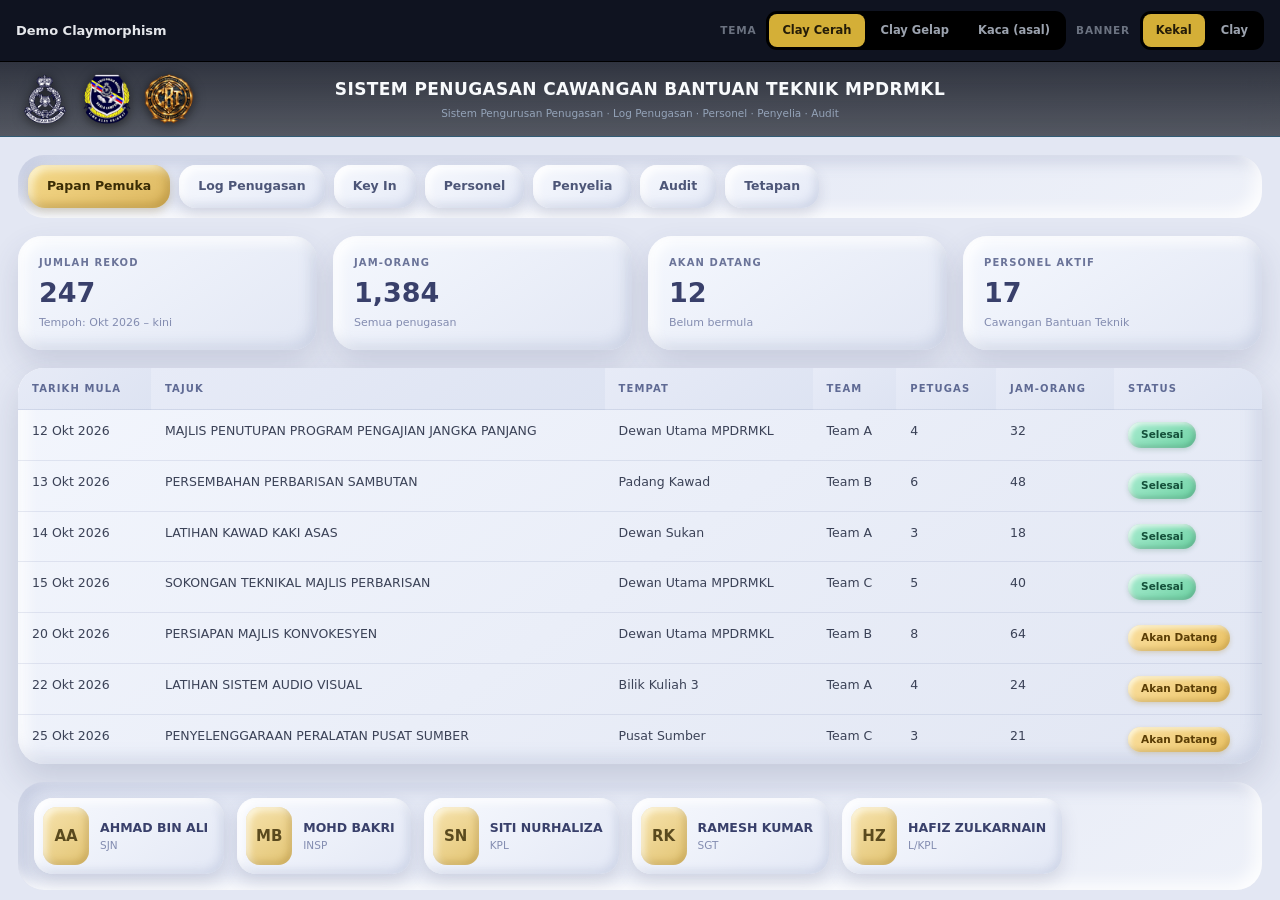
<file: demo/clay.html>
<!DOCTYPE html>
<html lang="ms">
<head>
<meta charset="utf-8">
<meta name="viewport" content="width=device-width,initial-scale=1">
<title>Demo Claymorphism — CBT PPSKK</title>
<style>
/* ============================================================
   DEMO CLAYMORPHISM — tidak menyentuh sistem live.
   Claymorphism = bentuk gebu seperti tanah liat:
     · sudut sangat bulat
     · 3 lapis bayang: luar lembut + dalam gelap + dalam terang
     · permukaan nampak "menggelembung" (inflated)
   Banner dikekalkan dalam gaya asal (kaca gelap).
   ============================================================ */
*{box-sizing:border-box;margin:0;padding:0}
body{font-family:'Segoe UI',system-ui,-apple-system,Roboto,Helvetica,Arial,sans-serif;
  line-height:1.5;-webkit-font-smoothing:antialiased;min-height:100vh;transition:background .35s,color .35s}
.wrap{max-width:1400px;margin:0 auto;padding:0 0 70px}

/* ---------- bar kawalan ---------- */
.ctl{position:sticky;top:0;z-index:120;display:flex;align-items:center;gap:10px;flex-wrap:wrap;
  padding:11px 16px;background:#0f1320;border-bottom:1px solid #000}
.ctl h2{font-size:13px;color:#e5e7eb;font-weight:800;flex:1;min-width:170px}
.sw{display:inline-flex;gap:3px;padding:3px;border-radius:11px;background:#000}
.sw button{padding:8px 13px;border:0;border-radius:8px;background:transparent;color:#9ca3af;
  font:inherit;font-weight:700;font-size:11.5px;cursor:pointer;transition:.15s}
.sw button.on{background:#d4af37;color:#241c08}
.swlabel{font-size:10.5px;color:#6b7280;font-weight:700;text-transform:uppercase;letter-spacing:.8px}

/* ============================================================
   BANNER DIKEKALKAN — gaya asal sistem (kaca gelap + garis cyan)
   Kelas .hd-keep memaksa gaya ini walau apa tema badan.
   ============================================================ */
.top{position:sticky;top:52px;z-index:90;padding:12px 20px;transition:.3s}
.ti{max-width:1680px;margin:0 auto;display:grid;grid-template-columns:minmax(0,1fr) auto minmax(0,1fr);align-items:center;gap:14px}
.lr{display:flex;align-items:center;gap:12px}
.lg{height:50px;width:auto;max-width:120px;object-fit:contain}
.tt{text-align:center}
.tt h1{font-size:17px;font-weight:800;letter-spacing:.4px}
.tt .sb{font-size:10.5px;margin-top:3px}

/* Spesifisiti dinaikkan (body .top.hd-keep) supaya ia MENANG atas .t-cl .top dll.
   Tanpa ini, peraturan tema akan tulis ganti gaya "kekal banner". */
body .top.hd-keep{
  background:linear-gradient(180deg,rgba(3,7,18,.80),rgba(9,13,22,.66));
  backdrop-filter:blur(16px);-webkit-backdrop-filter:blur(16px);
  border-bottom:1px solid rgba(56,189,248,.28);
  border-radius:0;box-shadow:none;
}
body .top.hd-keep .tt h1{color:#f8fafc;text-shadow:none}
body .top.hd-keep .tt .sb{color:#94a3b8}
body .top.hd-keep .lr{background:transparent;box-shadow:none;padding:0;border-radius:0}
body .top.hd-keep .lg{filter:drop-shadow(0 2px 6px rgba(0,0,0,.6))}

/* ============================================================
   CLAYMORPHISM CERAH — pastel lavender + putih gebu
   ============================================================ */
body.t-cl{background:#e3e7f3;color:#2c3244}
.t-cl .top{
  background:linear-gradient(145deg,#f3f6fd,#dfe4f2);
  border-radius:0 0 28px 28px;
  box-shadow:0 14px 30px rgba(60,70,110,.20),
    inset -7px -7px 15px rgba(118,133,175,.22),
    inset 7px 7px 15px rgba(255,255,255,.98);
}
.t-cl .tt h1{color:#39406b;text-shadow:0 1px 0 rgba(255,255,255,.9)}
.t-cl .tt .sb{color:#6b7499}

/* Tab: kapsul gebu, aktif = tertekan */
.t-cl .tabs{display:flex;gap:9px;padding:10px;margin:18px;border-radius:26px;overflow-x:auto;
  background:linear-gradient(145deg,#dfe4f2,#eef1f9);
  box-shadow:inset -7px -7px 15px rgba(255,255,255,.90),
    inset 7px 7px 15px rgba(118,133,175,.26)}
.t-cl .tb{white-space:nowrap;padding:12px 19px;border:0;border-radius:17px;
  font:inherit;font-weight:800;font-size:12.5px;cursor:pointer;color:#4d5678;transition:.16s;
  background:linear-gradient(145deg,#f7f9fe,#e4e9f6);
  box-shadow:0 6px 14px rgba(60,70,110,.15),
    inset -4px -4px 9px rgba(118,133,175,.20),
    inset 4px 4px 9px rgba(255,255,255,.98)}
.t-cl .tb:hover{color:#39406b;background:linear-gradient(145deg,#fdfeff,#eaeeF9)}
.t-cl .tb.on{color:#3a2c05;
  background:linear-gradient(145deg,#f5d98a,#dcb75f);
  box-shadow:0 4px 9px rgba(120,90,20,.24),
    inset -4px -4px 9px rgba(150,110,25,.38),
    inset 4px 4px 9px rgba(255,250,225,.85)}
.t-cl .tb:active{transform:translateY(1px)}

/* Jadual: bekas gebu, kepala lembut, baris rata (boleh dibaca) */
.t-cl .tw{margin:18px;border-radius:26px;overflow:hidden;
  background:linear-gradient(145deg,#f3f6fd,#e1e6f3);
  box-shadow:0 16px 34px rgba(60,70,110,.18),
    inset -7px -7px 15px rgba(118,133,175,.20),
    inset 7px 7px 15px rgba(255,255,255,.98)}
.t-cl table{width:100%;border-collapse:separate;border-spacing:0;font-size:12.5px}
.t-cl thead th{position:sticky;top:0;z-index:2;text-align:left;padding:13px 14px;font-size:10px;
  text-transform:uppercase;letter-spacing:1.1px;font-weight:800;color:#5f6a94;white-space:nowrap;
  background:linear-gradient(145deg,#e7ebf7,#dde3f2);
  border-bottom:1px solid rgba(118,133,175,.20)}
.t-cl tbody td{padding:12px 14px;color:#3b4257;vertical-align:top;
  border-bottom:1px solid rgba(118,133,175,.16)}
.t-cl tbody tr:last-child td{border-bottom:0}
.t-cl tbody tr:hover td{background:rgba(120,140,200,.09)}
.t-cl .pl{display:inline-block;padding:5px 13px;border-radius:99px;font-size:10.5px;font-weight:800;
  color:#14503a;background:linear-gradient(145deg,#a8ecd0,#6fd2a4);
  box-shadow:inset -2px -2px 5px rgba(20,90,60,.28),inset 2px 2px 5px rgba(255,255,255,.85),0 2px 5px rgba(40,110,80,.20)}
.t-cl .pl.w{color:#5a3d05;background:linear-gradient(145deg,#fbe0a0,#e9c163);
  box-shadow:inset -2px -2px 5px rgba(140,100,20,.30),inset 2px 2px 5px rgba(255,255,240,.85),0 2px 5px rgba(150,110,20,.22)}

/* Kad KPI gebu */
.t-cl .kpis{display:grid;grid-template-columns:repeat(auto-fit,minmax(180px,1fr));gap:16px;margin:18px}
.t-cl .kpi{padding:19px 21px;border-radius:24px;
  background:linear-gradient(145deg,#f5f8fe,#e2e7f4);
  box-shadow:0 14px 30px rgba(60,70,110,.16),
    inset -6px -6px 13px rgba(118,133,175,.20),
    inset 6px 6px 13px rgba(255,255,255,.98)}
.t-cl .kpi .lbl{font-size:10px;text-transform:uppercase;letter-spacing:1.1px;color:#6b7499;font-weight:800}
.t-cl .kpi .val{font-size:27px;font-weight:800;margin-top:8px;line-height:1.1;color:#39406b}
.t-cl .kpi .foot{font-size:11px;color:#838cb0;margin-top:7px}

/* Kad personel gebu */
.t-cl .marq{display:flex;gap:13px;overflow-x:auto;padding:16px;margin:18px;border-radius:26px;
  background:linear-gradient(145deg,#dfe4f2,#eef1f9);
  box-shadow:inset -7px -7px 15px rgba(255,255,255,.90),inset 7px 7px 15px rgba(118,133,175,.26)}
.t-cl .pc{flex:none;display:flex;align-items:center;gap:11px;padding:9px 16px 9px 9px;border-radius:19px;
  background:linear-gradient(145deg,#f7f9fe,#e3e8f5);
  box-shadow:0 8px 17px rgba(60,70,110,.15),inset -4px -4px 9px rgba(118,133,175,.18),inset 4px 4px 9px rgba(255,255,255,.98)}
.t-cl .ph{width:46px;height:58px;border-radius:14px;flex:none;display:grid;place-items:center;
  font-weight:800;font-size:15px;color:#5a4a1e;
  background:linear-gradient(145deg,#f7e3ad,#e2c473);
  box-shadow:inset -3px -3px 7px rgba(150,110,25,.32),inset 3px 3px 7px rgba(255,252,235,.90)}
.t-cl .pi b{display:block;font-size:12.5px;color:#39406b;white-space:nowrap}
.t-cl .pi small{display:block;font-size:10.5px;color:#838cb0;white-space:nowrap}

/* ============================================================
   CLAYMORPHISM GELAP — navy gebu + loyang
   ============================================================ */
body.t-cd{background:#181d2e;color:#e6e9f5}
.t-cd .top{
  background:linear-gradient(145deg,#262e4a,#1d2438);
  border-radius:0 0 28px 28px;
  box-shadow:0 14px 30px rgba(0,0,0,.55),
    inset -7px -7px 15px rgba(0,0,0,.50),
    inset 7px 7px 15px rgba(255,255,255,.075);
}
.t-cd .tt h1{color:#eef1fa;text-shadow:0 1px 0 rgba(0,0,0,.5)}
.t-cd .tt .sb{color:#8f99bd}

.t-cd .tabs{display:flex;gap:9px;padding:10px;margin:18px;border-radius:26px;overflow-x:auto;
  background:linear-gradient(145deg,#1c2337,#242c45);
  box-shadow:inset -7px -7px 15px rgba(0,0,0,.50),inset 7px 7px 15px rgba(255,255,255,.055)}
.t-cd .tb{white-space:nowrap;padding:12px 19px;border:0;border-radius:17px;
  font:inherit;font-weight:800;font-size:12.5px;cursor:pointer;color:#a3adcf;transition:.16s;
  background:linear-gradient(145deg,#2b3452,#212942);
  box-shadow:0 6px 14px rgba(0,0,0,.42),inset -4px -4px 9px rgba(0,0,0,.42),inset 4px 4px 9px rgba(255,255,255,.075)}
.t-cd .tb:hover{color:#dfe4f5;background:linear-gradient(145deg,#323c5e,#262f4c)}
.t-cd .tb.on{color:#33270a;
  background:linear-gradient(145deg,#f0d68c,#d4ae57);
  box-shadow:0 4px 9px rgba(0,0,0,.45),inset -4px -4px 9px rgba(140,100,20,.42),inset 4px 4px 9px rgba(255,252,235,.80)}
.t-cd .tb:active{transform:translateY(1px)}

.t-cd .tw{margin:18px;border-radius:26px;overflow:hidden;
  background:linear-gradient(145deg,#232b45,#1a2135);
  box-shadow:0 16px 34px rgba(0,0,0,.55),inset -7px -7px 15px rgba(0,0,0,.48),inset 7px 7px 15px rgba(255,255,255,.065)}
.t-cd table{width:100%;border-collapse:separate;border-spacing:0;font-size:12.5px}
.t-cd thead th{position:sticky;top:0;z-index:2;text-align:left;padding:13px 14px;font-size:10px;
  text-transform:uppercase;letter-spacing:1.1px;font-weight:800;color:#b9c2e0;white-space:nowrap;
  background:linear-gradient(145deg,#2a3350,#212945);
  border-bottom:1px solid rgba(0,0,0,.45)}
.t-cd tbody td{padding:12px 14px;color:#c9d0e6;vertical-align:top;
  border-bottom:1px solid rgba(0,0,0,.32)}
.t-cd tbody tr:last-child td{border-bottom:0}
.t-cd tbody tr:hover td{background:rgba(255,255,255,.045)}
.t-cd .pl{display:inline-block;padding:5px 13px;border-radius:99px;font-size:10.5px;font-weight:800;
  color:#0c2a1c;background:linear-gradient(145deg,#7fe0b4,#42b37d);
  box-shadow:inset -2px -2px 5px rgba(0,60,35,.45),inset 2px 2px 5px rgba(255,255,255,.55),0 2px 5px rgba(0,0,0,.45)}
.t-cd .pl.w{color:#33270a;background:linear-gradient(145deg,#f2d992,#d4ae57);
  box-shadow:inset -2px -2px 5px rgba(120,85,15,.45),inset 2px 2px 5px rgba(255,252,235,.60),0 2px 5px rgba(0,0,0,.45)}

.t-cd .kpis{display:grid;grid-template-columns:repeat(auto-fit,minmax(180px,1fr));gap:16px;margin:18px}
.t-cd .kpi{padding:19px 21px;border-radius:24px;
  background:linear-gradient(145deg,#262e4a,#1c2338);
  box-shadow:0 14px 30px rgba(0,0,0,.52),inset -6px -6px 13px rgba(0,0,0,.46),inset 6px 6px 13px rgba(255,255,255,.07)}
.t-cd .kpi .lbl{font-size:10px;text-transform:uppercase;letter-spacing:1.1px;color:#8f99bd;font-weight:800}
.t-cd .kpi .val{font-size:27px;font-weight:800;margin-top:8px;line-height:1.1;color:#f0e3c2}
.t-cd .kpi .foot{font-size:11px;color:#7b85a8;margin-top:7px}

.t-cd .marq{display:flex;gap:13px;overflow-x:auto;padding:16px;margin:18px;border-radius:26px;
  background:linear-gradient(145deg,#1c2337,#242c45);
  box-shadow:inset -7px -7px 15px rgba(0,0,0,.50),inset 7px 7px 15px rgba(255,255,255,.055)}
.t-cd .pc{flex:none;display:flex;align-items:center;gap:11px;padding:9px 16px 9px 9px;border-radius:19px;
  background:linear-gradient(145deg,#2b3452,#202840);
  box-shadow:0 8px 17px rgba(0,0,0,.42),inset -4px -4px 9px rgba(0,0,0,.40),inset 4px 4px 9px rgba(255,255,255,.07)}
.t-cd .ph{width:46px;height:58px;border-radius:14px;flex:none;display:grid;place-items:center;
  font-weight:800;font-size:15px;color:#33270a;
  background:linear-gradient(145deg,#f0d68c,#d4ae57);
  box-shadow:inset -3px -3px 7px rgba(140,100,20,.42),inset 3px 3px 7px rgba(255,252,235,.75)}
.t-cd .pi b{display:block;font-size:12.5px;color:#e2e7f5;white-space:nowrap}
.t-cd .pi small{display:block;font-size:10.5px;color:#8f99bd;white-space:nowrap}

/* ---------- tema kaca asal (rujukan) ---------- */
body.t-gl{background-color:#08172d;color:#f8fafc;
  background-image:linear-gradient(rgba(5,16,35,.34),rgba(5,16,35,.46)),
    radial-gradient(circle at 20% 8%,rgba(0,242,254,.10),transparent 55%)}
.t-gl .top{background:linear-gradient(180deg,rgba(3,7,18,.80),rgba(9,13,22,.66));
  backdrop-filter:blur(16px);border-bottom:1px solid rgba(56,189,248,.28)}
.t-gl .tt h1{color:#f8fafc}
.t-gl .tt .sb{color:#94a3b8}
.t-gl .lg{filter:drop-shadow(0 2px 6px rgba(0,0,0,.6))}
.t-gl .tabs{display:flex;gap:6px;padding:6px;margin:18px;border-radius:14px;overflow-x:auto;
  background:rgba(15,23,42,.62);border:1px solid rgba(56,189,248,.28);backdrop-filter:blur(12px)}
.t-gl .tb{white-space:nowrap;padding:10px 15px;border:0;border-radius:10px;background:transparent;
  color:#94a3b8;font:inherit;font-weight:700;font-size:12.5px;cursor:pointer;transition:.16s}
.t-gl .tb.on{color:#04121c;background:linear-gradient(135deg,#00f2fe,#38bdf8);box-shadow:0 0 22px rgba(0,242,254,.35)}
.t-gl .tw{margin:18px;border-radius:14px;overflow:hidden;border:1px solid rgba(56,189,248,.28);background:rgba(9,13,22,.72)}
.t-gl table{width:100%;border-collapse:collapse;font-size:12.5px}
.t-gl thead th{text-align:left;padding:11px 12px;font-size:10.5px;text-transform:uppercase;letter-spacing:.6px;
  color:#38bdf8;white-space:nowrap;background:linear-gradient(180deg,#0b1220,#0a0f1a);border-bottom:1px solid rgba(56,189,248,.28)}
.t-gl tbody td{padding:10px 12px;border-bottom:1px solid rgba(56,189,248,.14);color:#f8fafc;vertical-align:top}
.t-gl .pl{display:inline-block;padding:3px 10px;border-radius:99px;font-size:10.5px;font-weight:700;
  background:rgba(52,211,153,.14);color:#34d399;border:1px solid rgba(52,211,153,.35)}
.t-gl .kpis{display:grid;grid-template-columns:repeat(auto-fit,minmax(180px,1fr));gap:14px;margin:18px}
.t-gl .kpi{padding:16px 18px;border-radius:16px;background:rgba(15,23,42,.62);border:1px solid rgba(213,173,87,.26)}
.t-gl .kpi .lbl{font-size:10.5px;text-transform:uppercase;letter-spacing:.8px;color:#94a3b8;font-weight:700}
.t-gl .kpi .val{font-size:26px;font-weight:800;margin-top:6px;color:#eafcff}
.t-gl .kpi .foot{font-size:11px;color:#64748b;margin-top:5px}
.t-gl .marq{display:flex;gap:10px;overflow-x:auto;padding:10px;margin:18px;border-radius:14px;
  background:rgba(15,23,42,.62);border:1px solid rgba(213,173,87,.26)}
.t-gl .pc{flex:none;display:flex;align-items:center;gap:10px;padding:7px 13px 7px 7px;border-radius:12px;
  background:rgba(9,13,22,.7);border:1px solid rgba(56,189,248,.18)}
.t-gl .ph{width:44px;height:56px;border-radius:7px;flex:none;display:grid;place-items:center;
  color:#f0d38a;font-weight:800;font-size:15px;background:rgba(56,189,248,.10);border:1px solid rgba(56,189,248,.25)}
.t-gl .pi b{display:block;font-size:12.5px;color:#f8fafc;white-space:nowrap}
.t-gl .pi small{display:block;font-size:10.5px;color:#f0d38a;white-space:nowrap}

@media(max-width:760px){.ti{grid-template-columns:1fr!important;text-align:center}.lr{justify-content:center}}
</style>
</head>
<body class="t-cl">

<div class="ctl">
  <h2>Demo Claymorphism</h2>
  <span class="swlabel">Tema</span>
  <div class="sw">
    <button id="a" class="on">Clay Cerah</button>
    <button id="b">Clay Gelap</button>
    <button id="c">Kaca (asal)</button>
  </div>
  <span class="swlabel">Banner</span>
  <div class="sw">
    <button id="bk" class="on">Kekal</button>
    <button id="bc">Clay</button>
  </div>
</div>

<header class="top hd-keep" id="hdr">
  <div class="ti">
    <div class="lr">
      <img class="lg" src="../icons/logo-pdrm.png" alt="Logo PDRM">
      <img class="lg" src="../icons/logo-maktab.png" alt="Logo Maktab PDRM KL">
      <img class="lg" src="../icons/logo-cbt-v54.png" alt="Logo CBT">
    </div>
    <div class="tt">
      <h1>SISTEM PENUGASAN CAWANGAN BANTUAN TEKNIK MPDRMKL</h1>
      <div class="sb">Sistem Pengurusan Penugasan &middot; Log Penugasan &middot; Personel &middot; Penyelia &middot; Audit</div>
    </div>
    <div></div>
  </div>
</header>

<nav class="tabs">
  <button class="tb on">Papan Pemuka</button>
  <button class="tb">Log Penugasan</button>
  <button class="tb">Key In</button>
  <button class="tb">Personel</button>
  <button class="tb">Penyelia</button>
  <button class="tb">Audit</button>
  <button class="tb">Tetapan</button>
</nav>

<div class="kpis">
  <div class="kpi"><div class="lbl">Jumlah Rekod</div><div class="val">247</div><div class="foot">Tempoh: Okt 2026 – kini</div></div>
  <div class="kpi"><div class="lbl">Jam-Orang</div><div class="val">1,384</div><div class="foot">Semua penugasan</div></div>
  <div class="kpi"><div class="lbl">Akan Datang</div><div class="val">12</div><div class="foot">Belum bermula</div></div>
  <div class="kpi"><div class="lbl">Personel Aktif</div><div class="val">17</div><div class="foot">Cawangan Bantuan Teknik</div></div>
</div>

<div class="tw">
  <table>
    <thead>
      <tr><th>Tarikh Mula</th><th>Tajuk</th><th>Tempat</th><th>Team</th><th>Petugas</th><th>Jam-Orang</th><th>Status</th></tr>
    </thead>
    <tbody>
      <tr><td>12 Okt 2026</td><td>MAJLIS PENUTUPAN PROGRAM PENGAJIAN JANGKA PANJANG</td><td>Dewan Utama MPDRMKL</td><td>Team A</td><td>4</td><td>32</td><td><span class="pl">Selesai</span></td></tr>
      <tr><td>13 Okt 2026</td><td>PERSEMBAHAN PERBARISAN SAMBUTAN</td><td>Padang Kawad</td><td>Team B</td><td>6</td><td>48</td><td><span class="pl">Selesai</span></td></tr>
      <tr><td>14 Okt 2026</td><td>LATIHAN KAWAD KAKI ASAS</td><td>Dewan Sukan</td><td>Team A</td><td>3</td><td>18</td><td><span class="pl">Selesai</span></td></tr>
      <tr><td>15 Okt 2026</td><td>SOKONGAN TEKNIKAL MAJLIS PERBARISAN</td><td>Dewan Utama MPDRMKL</td><td>Team C</td><td>5</td><td>40</td><td><span class="pl">Selesai</span></td></tr>
      <tr><td>20 Okt 2026</td><td>PERSIAPAN MAJLIS KONVOKESYEN</td><td>Dewan Utama MPDRMKL</td><td>Team B</td><td>8</td><td>64</td><td><span class="pl w">Akan Datang</span></td></tr>
      <tr><td>22 Okt 2026</td><td>LATIHAN SISTEM AUDIO VISUAL</td><td>Bilik Kuliah 3</td><td>Team A</td><td>4</td><td>24</td><td><span class="pl w">Akan Datang</span></td></tr>
      <tr><td>25 Okt 2026</td><td>PENYELENGGARAAN PERALATAN PUSAT SUMBER</td><td>Pusat Sumber</td><td>Team C</td><td>3</td><td>21</td><td><span class="pl w">Akan Datang</span></td></tr>
    </tbody>
  </table>
</div>

<div class="marq">
  <div class="pc"><div class="ph">AA</div><div class="pi"><b>AHMAD BIN ALI</b><small>SJN</small></div></div>
  <div class="pc"><div class="ph">MB</div><div class="pi"><b>MOHD BAKRI</b><small>INSP</small></div></div>
  <div class="pc"><div class="ph">SN</div><div class="pi"><b>SITI NURHALIZA</b><small>KPL</small></div></div>
  <div class="pc"><div class="ph">RK</div><div class="pi"><b>RAMESH KUMAR</b><small>SGT</small></div></div>
  <div class="pc"><div class="ph">HZ</div><div class="pi"><b>HAFIZ ZULKARNAIN</b><small>L/KPL</small></div></div>
</div>

<script>
const T = { a:'t-cl', b:'t-cd', c:'t-gl' };
let theme = 'a', bannerClay = false;

function render(){
  document.body.className = T[theme];
  ['a','b','c'].forEach(k => document.getElementById(k).classList.toggle('on', k === theme));
  document.getElementById('hdr').classList.toggle('hd-keep', !bannerClay);
  document.getElementById('bk').classList.toggle('on', !bannerClay);
  document.getElementById('bc').classList.toggle('on', bannerClay);
}
document.getElementById('a').onclick = () => { theme = 'a'; render(); };
document.getElementById('b').onclick = () => { theme = 'b'; render(); };
document.getElementById('c').onclick = () => { theme = 'c'; render(); };
document.getElementById('bk').onclick = () => { bannerClay = false; render(); };
document.getElementById('bc').onclick = () => { bannerClay = true; render(); };
render();
</script>
</body>
</html>
</file>
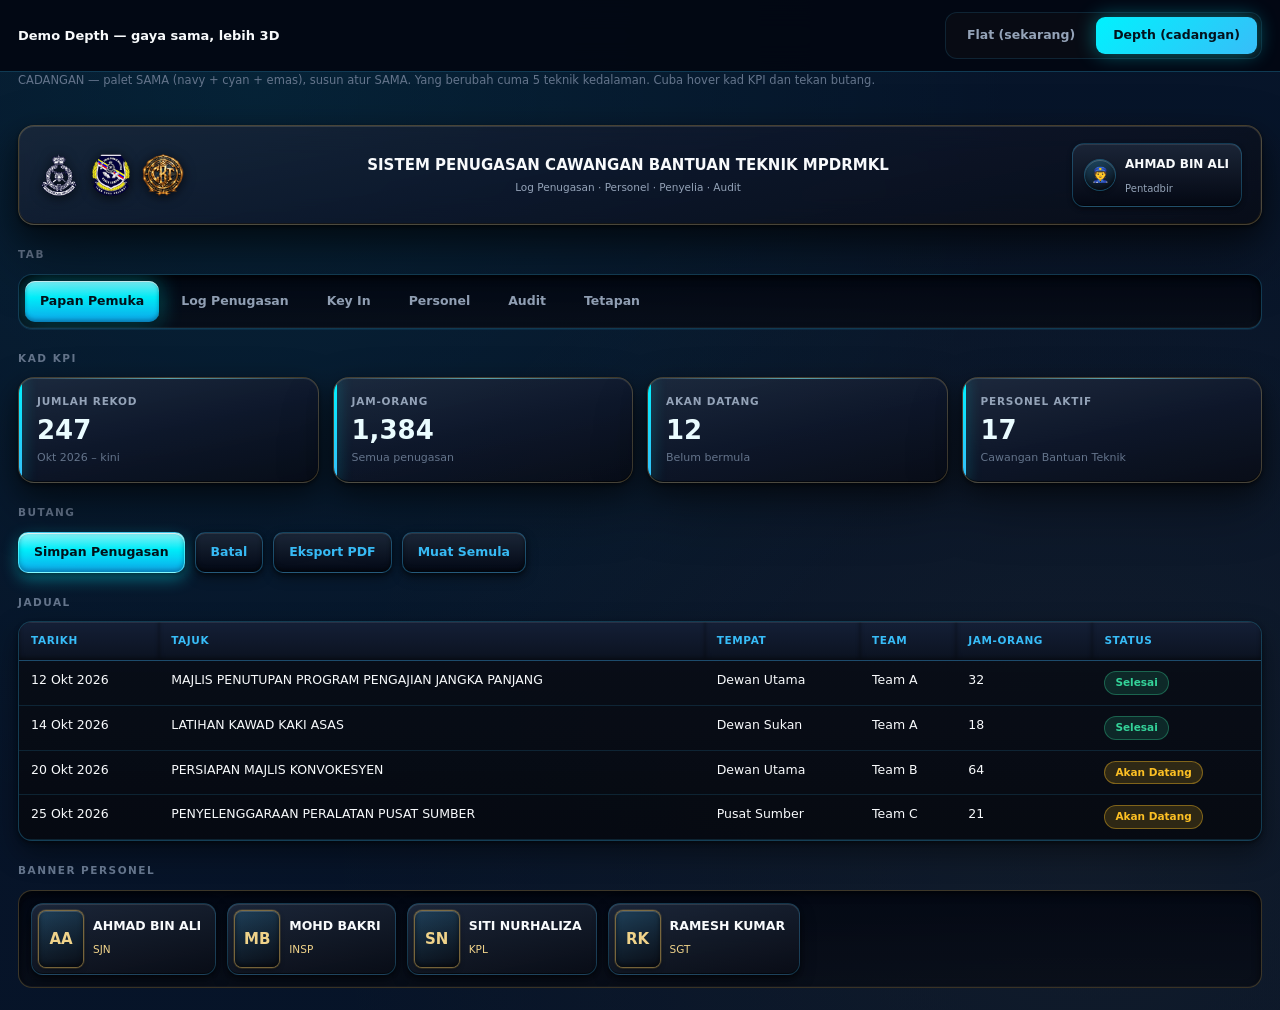
<file: demo/depth.html>
<!DOCTYPE html>
<html lang="ms">
<head>
<meta charset="utf-8">
<meta name="viewport" content="width=device-width,initial-scale=1">
<title>Demo Depth — Gaya Sama, Lebih 3D</title>
<style>
/* ============================================================
   DEMO DEPTH — gaya KEKAL (navy kaca + cyan/emas).
   Cuma tambah kedalaman. Bandingkan: Flat (sekarang) vs Depth.
   Palet, fon, susun atur: TIDAK berubah.
   ============================================================ */
*{box-sizing:border-box;margin:0;padding:0}
:root{
  --bg:#030712; --bg2:#0f172a; --bg3:#090d16;
  --cyan:#00f2fe; --sky:#38bdf8; --sky-dk:#0ea5e9;
  --gold:#d5ad57; --gold-lt:#f0d38a;
  --text:#f8fafc; --muted:#94a3b8; --muted2:#64748b;
  --line:rgba(56,189,248,.28); --line2:rgba(56,189,248,.14);
  --glass:rgba(15,23,42,.62); --glass2:rgba(9,13,22,.72);
  --ok:#34d399; --warn:#fbbf24;
}
body{font-family:'Segoe UI',system-ui,-apple-system,Roboto,Helvetica,Arial,sans-serif;
  color:var(--text);line-height:1.5;-webkit-font-smoothing:antialiased;min-height:100vh;
  background-color:#08172d;
  background-image:linear-gradient(rgba(5,16,35,.34),rgba(5,16,35,.46)),
    radial-gradient(circle at 20% 8%,rgba(0,242,254,.10),transparent 55%),
    radial-gradient(circle at 85% 85%,rgba(213,173,87,.09),transparent 55%)}
.wrap{max-width:1360px;margin:0 auto;padding:0 0 80px}

/* ---------- bar kawalan ---------- */
.ctl{position:sticky;top:0;z-index:200;display:flex;align-items:center;gap:12px;flex-wrap:wrap;
  padding:12px 18px;background:rgba(3,7,18,.92);backdrop-filter:blur(14px);border-bottom:1px solid var(--line)}
.ctl h2{font-size:13px;font-weight:800;flex:1;min-width:200px}
.sw{display:inline-flex;gap:4px;padding:4px;border-radius:12px;background:rgba(9,13,22,.9);border:1px solid var(--line2)}
.sw button{padding:9px 17px;border:0;border-radius:9px;background:transparent;color:var(--muted);
  font:inherit;font-weight:800;font-size:12.5px;cursor:pointer;transition:.16s}
.sw button.on{background:linear-gradient(135deg,var(--cyan),var(--sky));color:#04121c;box-shadow:0 0 20px rgba(0,242,254,.4)}
.tip{font-size:11.5px;color:var(--muted2);padding:0 18px 14px}

/* ============================================================
   TEMA A — FLAT (keadaan sekarang)
   Satu bayang besar, tiada bevel, tiada highlight
   ============================================================ */
.flat .panel{background:linear-gradient(160deg,rgba(15,23,42,.58),rgba(9,13,22,.68));
  backdrop-filter:blur(12px);border:1px solid rgba(213,173,87,.26);border-radius:16px;
  box-shadow:0 18px 50px rgba(0,0,0,.55),0 0 0 1px rgba(213,173,87,.05) inset;padding:17px 19px}
.flat .tabs{display:flex;gap:6px;padding:6px;border-radius:14px;overflow-x:auto;
  background:var(--glass);border:1px solid var(--line);backdrop-filter:blur(12px)}
.flat .tb{white-space:nowrap;padding:10px 15px;border:0;border-radius:10px;background:transparent;
  color:var(--muted);font:inherit;font-weight:700;font-size:12.5px;cursor:pointer;transition:.16s}
.flat .tb.on{color:#04121c;background:linear-gradient(135deg,var(--cyan),var(--sky));box-shadow:0 0 22px rgba(0,242,254,.35)}
.flat .kpi{background:linear-gradient(160deg,rgba(15,23,42,.58),rgba(9,13,22,.68));
  border:1px solid rgba(213,173,87,.26);border-radius:16px;padding:16px 18px;position:relative;overflow:hidden}
.flat .kpi::before{content:"";position:absolute;left:0;top:0;bottom:0;width:3px;background:linear-gradient(180deg,var(--cyan),var(--sky))}
.flat .btn{padding:9px 14px;border-radius:10px;border:1px solid var(--line);background:rgba(3,7,18,.6);
  color:var(--sky);font:inherit;font-weight:700;font-size:12.5px;cursor:pointer;transition:.16s}
.flat .btn.pri{background:linear-gradient(135deg,var(--cyan),var(--sky));color:#04121c;border:0}
.flat .tw{border-radius:14px;overflow:hidden;border:1px solid var(--line);background:var(--glass2)}
.flat table{width:100%;border-collapse:collapse;font-size:12.5px}
.flat thead th{text-align:left;padding:11px 12px;font-size:10.5px;text-transform:uppercase;letter-spacing:.6px;
  color:var(--sky);white-space:nowrap;background:linear-gradient(180deg,#0b1220,#0a0f1a);border-bottom:1px solid var(--line)}
.flat tbody td{padding:10px 12px;border-bottom:1px solid var(--line2);vertical-align:top}
.flat .marq{display:flex;gap:10px;overflow-x:auto;padding:10px;border-radius:14px;
  background:var(--glass);border:1px solid rgba(213,173,87,.26)}
.flat .pc{flex:none;display:flex;align-items:center;gap:10px;padding:7px 13px 7px 7px;border-radius:12px;
  background:rgba(9,13,22,.7);border:1px solid rgba(56,189,248,.18)}
.flat .ph{width:44px;height:56px;border-radius:7px;flex:none;display:grid;place-items:center;
  color:var(--gold-lt);font-weight:800;font-size:15px;background:rgba(56,189,248,.10);border:1px solid rgba(56,189,248,.25)}
.flat .uc{display:flex;align-items:center;gap:10px;padding:7px 12px;border-radius:12px;
  border:1px solid var(--line);background:rgba(3,7,18,.55)}
.flat .ucav{width:30px;height:30px;border-radius:50%;display:grid;place-items:center;font-size:15px;
  background:rgba(56,189,248,.14);border:1px solid var(--line)}

/* ============================================================
   TEMA B — DEPTH (cadangan)
   Gaya SAMA, tetapi:
     1. Bayang BERLAPIS: kontak (rapat) + ambien (jauh)
     2. Highlight atas (cahaya dari atas)
     3. Pengikat bawah (inner dark)
     4. Permukaan bergradien (terang atas -> gelap bawah)
     5. Naik bila hover, turun bila tekan
   ============================================================ */
/* --- panel: kad terapung dengan kontak + ambien --- */
.depth .panel{
  border-radius:16px;padding:17px 19px;
  background:linear-gradient(168deg,rgba(30,41,59,.72) 0%,rgba(15,23,42,.80) 45%,rgba(8,12,22,.88) 100%);
  backdrop-filter:blur(14px) saturate(1.15);
  border:1px solid rgba(213,173,87,.30);
  box-shadow:
    /* highlight tepi atas — cahaya dari atas */
    inset 0 1px 0 rgba(255,255,255,.09),
    /* garis emas halus di dalam */
    inset 0 0 0 1px rgba(213,173,87,.07),
    /* pengikat bawah */
    inset 0 -1px 0 rgba(0,0,0,.55),
    /* kontak: rapat, gelap, tajam */
    0 2px 4px rgba(0,0,0,.55),
    /* ambien: jauh, lembut, lebar */
    0 12px 28px rgba(0,0,0,.48),
    0 30px 64px rgba(0,0,0,.38);
}

/* --- tab: rel TERBENAM, tab aktif timbul --- */
.depth .tabs{
  display:flex;gap:6px;padding:6px;border-radius:14px;overflow-x:auto;
  background:linear-gradient(180deg,rgba(3,7,18,.92),rgba(9,13,22,.80));
  border:1px solid var(--line);
  box-shadow:
    inset 0 3px 7px rgba(0,0,0,.70),
    inset 0 -1px 0 rgba(255,255,255,.06),
    0 1px 0 rgba(56,189,248,.10);
}
.depth .tb{
  white-space:nowrap;padding:10px 15px;border:1px solid transparent;border-radius:10px;background:transparent;
  color:var(--muted);font:inherit;font-weight:700;font-size:12.5px;cursor:pointer;transition:.16s}
.depth .tb:hover{color:var(--text);background:rgba(56,189,248,.09);
  box-shadow:inset 0 1px 0 rgba(255,255,255,.07)}
.depth .tb.on{
  color:#04121c;border:0;
  background:linear-gradient(180deg,#7ef8ff,var(--cyan) 40%,var(--sky-dk));
  box-shadow:
    inset 0 1px 0 rgba(255,255,255,.65),
    inset 0 -2px 4px rgba(0,60,90,.45),
    0 3px 8px rgba(0,0,0,.45),
    0 0 22px rgba(0,242,254,.42);
}
.depth .tb:active{transform:translateY(1px)}

/* --- KPI: plat timbul dengan skru cahaya --- */
.depth .kpi{
  border-radius:16px;padding:16px 18px;position:relative;overflow:hidden;
  background:linear-gradient(168deg,rgba(34,46,66,.78) 0%,rgba(15,23,42,.84) 50%,rgba(8,12,22,.90) 100%);
  border:1px solid rgba(213,173,87,.28);
  box-shadow:
    inset 0 1px 0 rgba(255,255,255,.10),
    inset 0 -1px 0 rgba(0,0,0,.55),
    0 2px 4px rgba(0,0,0,.5),
    0 10px 24px rgba(0,0,0,.44),
    0 26px 54px rgba(0,0,0,.32);
  transition:transform .22s ease,box-shadow .22s ease;
}
.depth .kpi::before{content:"";position:absolute;left:0;top:0;bottom:0;width:3px;
  background:linear-gradient(180deg,var(--cyan),var(--sky));
  box-shadow:0 0 14px rgba(0,242,254,.55)}
/* jalur cahaya atas permukaan */
.depth .kpi::after{content:"";position:absolute;left:0;right:0;top:0;height:1px;
  background:linear-gradient(90deg,transparent,rgba(126,248,255,.55),transparent)}
.depth .kpi:hover{transform:translateY(-3px);
  box-shadow:
    inset 0 1px 0 rgba(255,255,255,.13),
    inset 0 -1px 0 rgba(0,0,0,.55),
    0 3px 6px rgba(0,0,0,.5),
    0 16px 34px rgba(0,0,0,.48),
    0 36px 70px rgba(0,0,0,.36)}

/* --- butang: bevel + turun bila tekan --- */
.depth .btn{
  padding:10px 15px;border-radius:10px;font:inherit;font-weight:800;font-size:12.5px;cursor:pointer;
  color:var(--sky);border:1px solid rgba(56,189,248,.34);transition:.13s;
  background:linear-gradient(180deg,rgba(30,41,59,.92),rgba(3,7,18,.88));
  box-shadow:
    inset 0 1px 0 rgba(255,255,255,.10),
    inset 0 -2px 4px rgba(0,0,0,.5),
    0 2px 4px rgba(0,0,0,.5),
    0 5px 12px rgba(0,0,0,.34);
}
.depth .btn:hover{color:#eafcff;border-color:var(--cyan);
  background:linear-gradient(180deg,rgba(38,52,74,.95),rgba(6,12,24,.9));
  box-shadow:
    inset 0 1px 0 rgba(255,255,255,.14),
    inset 0 -2px 4px rgba(0,0,0,.5),
    0 3px 6px rgba(0,0,0,.5),
    0 8px 20px rgba(0,242,254,.20)}
.depth .btn:active{transform:translateY(2px);
  box-shadow:inset 0 3px 7px rgba(0,0,0,.65),0 1px 2px rgba(0,0,0,.5)}
.depth .btn.pri{
  color:#04121c;border-color:rgba(126,248,255,.5);
  background:linear-gradient(180deg,#8ffbff,var(--cyan) 42%,var(--sky-dk));
  box-shadow:
    inset 0 1px 0 rgba(255,255,255,.80),
    inset 0 -2px 5px rgba(0,70,100,.45),
    0 2px 4px rgba(0,0,0,.45),
    0 6px 16px rgba(0,242,254,.38);
}
.depth .btn.pri:hover{background:linear-gradient(180deg,#a8fcff,#22f5ff 42%,#1eb0ea)}
.depth .btn.pri:active{transform:translateY(2px);
  box-shadow:inset 0 3px 8px rgba(0,70,100,.5),0 1px 2px rgba(0,0,0,.45)}

/* --- jadual: kepala timbul, baris rata (kekal boleh dibaca) --- */
.depth .tw{border-radius:14px;overflow:hidden;border:1px solid var(--line);
  background:linear-gradient(180deg,rgba(9,13,22,.88),rgba(6,9,16,.92));
  box-shadow:
    inset 0 1px 0 rgba(255,255,255,.07),
    0 2px 4px rgba(0,0,0,.5),
    0 12px 28px rgba(0,0,0,.42);}
.depth table{width:100%;border-collapse:collapse;font-size:12.5px}
.depth thead th{
  text-align:left;padding:11px 12px;font-size:10.5px;text-transform:uppercase;letter-spacing:.6px;
  color:var(--sky);white-space:nowrap;border-bottom:1px solid var(--line);
  background:linear-gradient(180deg,#141f36,#0b1220);
  box-shadow:inset 0 1px 0 rgba(255,255,255,.09),inset 0 -2px 4px rgba(0,0,0,.45);
}
.depth tbody td{padding:10px 12px;border-bottom:1px solid var(--line2);vertical-align:top;color:var(--text)}
.depth tbody tr:hover td{background:rgba(56,189,248,.07)}

/* --- marquee: rel terbenam, kad timbul, gambar berbingkai --- */
.depth .marq{
  display:flex;gap:11px;overflow-x:auto;padding:12px;border-radius:14px;
  background:linear-gradient(180deg,rgba(3,7,18,.90),rgba(9,13,22,.78));
  border:1px solid rgba(213,173,87,.26);
  box-shadow:inset 0 3px 8px rgba(0,0,0,.62),inset 0 -1px 0 rgba(255,255,255,.05);
}
.depth .pc{
  flex:none;display:flex;align-items:center;gap:10px;padding:7px 14px 7px 7px;border-radius:12px;
  background:linear-gradient(168deg,rgba(34,46,66,.80),rgba(9,13,22,.88));
  border:1px solid rgba(56,189,248,.22);
  box-shadow:
    inset 0 1px 0 rgba(255,255,255,.10),
    inset 0 -1px 0 rgba(0,0,0,.5),
    0 2px 4px rgba(0,0,0,.45),
    0 6px 15px rgba(0,0,0,.35);
  transition:transform .2s ease,box-shadow .2s ease;
}
.depth .pc:hover{transform:translateY(-2px);
  box-shadow:inset 0 1px 0 rgba(255,255,255,.13),inset 0 -1px 0 rgba(0,0,0,.5),
    0 3px 6px rgba(0,0,0,.45),0 10px 22px rgba(0,0,0,.42)}
.depth .ph{
  width:44px;height:56px;border-radius:7px;flex:none;display:grid;place-items:center;
  color:var(--gold-lt);font-weight:800;font-size:15px;
  background:linear-gradient(160deg,rgba(56,189,248,.18),rgba(9,13,22,.85));
  box-shadow:
    inset 0 1px 0 rgba(255,255,255,.16),
    inset 0 -2px 5px rgba(0,0,0,.55),
    0 0 0 1px rgba(213,173,87,.45),
    0 0 0 2px rgba(213,173,87,.14),
    0 2px 5px rgba(0,0,0,.5);
}

/* --- chip pengguna --- */
.depth .uc{
  display:flex;align-items:center;gap:10px;padding:7px 12px;border-radius:12px;
  border:1px solid var(--line);
  background:linear-gradient(180deg,rgba(30,41,59,.85),rgba(3,7,18,.82));
  box-shadow:
    inset 0 1px 0 rgba(255,255,255,.09),
    inset 0 -1px 0 rgba(0,0,0,.5),
    0 2px 5px rgba(0,0,0,.45);
}
.depth .ucav{
  width:30px;height:30px;border-radius:50%;display:grid;place-items:center;font-size:15px;
  background:linear-gradient(160deg,rgba(56,189,248,.28),rgba(9,13,22,.9));
  box-shadow:inset 0 1px 0 rgba(255,255,255,.20),inset 0 -2px 4px rgba(0,0,0,.5),
    0 0 0 1px rgba(56,189,248,.35),0 2px 4px rgba(0,0,0,.45);
}

/* ---------- susun atur demo ---------- */
section{margin:22px 18px}
.sec{font-size:10.5px;text-transform:uppercase;letter-spacing:1.5px;font-weight:800;color:var(--muted2);margin-bottom:11px}
.kpis{display:grid;grid-template-columns:repeat(auto-fit,minmax(180px,1fr));gap:14px}
.lbl{font-size:10.5px;text-transform:uppercase;letter-spacing:.8px;color:var(--muted);font-weight:700}
.val{font-size:26px;font-weight:800;margin-top:6px;line-height:1.1;color:#eafcff}
.foot{font-size:11px;color:var(--muted2);margin-top:5px}
.row{display:flex;gap:10px;flex-wrap:wrap;align-items:center}
.hdr{display:flex;align-items:center;gap:14px;padding:14px 18px;margin:22px 18px;border-radius:16px}
.hdr .lr{display:flex;gap:10px}
.hdr .lg{height:42px;width:auto;filter:drop-shadow(0 2px 6px rgba(0,0,0,.7))}
.hdr .tt{flex:1;text-align:center}
.hdr .tt h1{font-size:15px;font-weight:800}
.hdr .tt .sb{font-size:10.5px;color:var(--muted);margin-top:3px}
.badge{display:inline-block;padding:3px 10px;border-radius:99px;font-size:10.5px;font-weight:700;
  background:rgba(52,211,153,.14);color:var(--ok);border:1px solid rgba(52,211,153,.35)}
.badge.w{background:rgba(251,191,36,.16);color:var(--warn);border-color:rgba(251,191,36,.4)}
@media(max-width:760px){.hdr{flex-direction:column;text-align:center}}
</style>
</head>
<body class="depth">

<div class="ctl">
  <h2>Demo Depth — gaya sama, lebih 3D</h2>
  <div class="sw">
    <button id="f">Flat (sekarang)</button>
    <button id="d" class="on">Depth (cadangan)</button>
  </div>
</div>
<div class="tip" id="tip"></div>

<!-- HEADER -->
<div class="hdr panel">
  <div class="lr">
    <img class="lg" src="../icons/logo-pdrm.png" alt="">
    <img class="lg" src="../icons/logo-maktab.png" alt="">
    <img class="lg" src="../icons/logo-cbt-v54.png" alt="">
  </div>
  <div class="tt">
    <h1>SISTEM PENUGASAN CAWANGAN BANTUAN TEKNIK MPDRMKL</h1>
    <div class="sb">Log Penugasan &middot; Personel &middot; Penyelia &middot; Audit</div>
  </div>
  <div class="uc"><span class="ucav">👮</span><span><b style="font-size:12px">AHMAD BIN ALI</b><br><small style="font-size:10px;color:var(--muted)">Pentadbir</small></span></div>
</div>

<!-- TAB -->
<section>
  <div class="sec">Tab</div>
  <nav class="tabs">
    <button class="tb on">Papan Pemuka</button>
    <button class="tb">Log Penugasan</button>
    <button class="tb">Key In</button>
    <button class="tb">Personel</button>
    <button class="tb">Audit</button>
    <button class="tb">Tetapan</button>
  </nav>
</section>

<!-- KPI -->
<section>
  <div class="sec">Kad KPI</div>
  <div class="kpis">
    <div class="kpi"><div class="lbl">Jumlah Rekod</div><div class="val">247</div><div class="foot">Okt 2026 – kini</div></div>
    <div class="kpi"><div class="lbl">Jam-Orang</div><div class="val">1,384</div><div class="foot">Semua penugasan</div></div>
    <div class="kpi"><div class="lbl">Akan Datang</div><div class="val">12</div><div class="foot">Belum bermula</div></div>
    <div class="kpi"><div class="lbl">Personel Aktif</div><div class="val">17</div><div class="foot">Cawangan Bantuan Teknik</div></div>
  </div>
</section>

<!-- BUTANG -->
<section>
  <div class="sec">Butang</div>
  <div class="row">
    <button class="btn pri">Simpan Penugasan</button>
    <button class="btn">Batal</button>
    <button class="btn">Eksport PDF</button>
    <button class="btn">Muat Semula</button>
  </div>
</section>

<!-- JADUAL -->
<section>
  <div class="sec">Jadual</div>
  <div class="tw">
    <table>
      <thead><tr><th>Tarikh</th><th>Tajuk</th><th>Tempat</th><th>Team</th><th>Jam-Orang</th><th>Status</th></tr></thead>
      <tbody>
        <tr><td>12 Okt 2026</td><td>MAJLIS PENUTUPAN PROGRAM PENGAJIAN JANGKA PANJANG</td><td>Dewan Utama</td><td>Team A</td><td>32</td><td><span class="badge">Selesai</span></td></tr>
        <tr><td>14 Okt 2026</td><td>LATIHAN KAWAD KAKI ASAS</td><td>Dewan Sukan</td><td>Team A</td><td>18</td><td><span class="badge">Selesai</span></td></tr>
        <tr><td>20 Okt 2026</td><td>PERSIAPAN MAJLIS KONVOKESYEN</td><td>Dewan Utama</td><td>Team B</td><td>64</td><td><span class="badge w">Akan Datang</span></td></tr>
        <tr><td>25 Okt 2026</td><td>PENYELENGGARAAN PERALATAN PUSAT SUMBER</td><td>Pusat Sumber</td><td>Team C</td><td>21</td><td><span class="badge w">Akan Datang</span></td></tr>
      </tbody>
    </table>
  </div>
</section>

<!-- PERSONEL -->
<section>
  <div class="sec">Banner Personel</div>
  <div class="marq">
    <div class="pc"><div class="ph">AA</div><div><b style="display:block;font-size:12.5px">AHMAD BIN ALI</b><small style="font-size:10.5px;color:var(--gold-lt)">SJN</small></div></div>
    <div class="pc"><div class="ph">MB</div><div><b style="display:block;font-size:12.5px">MOHD BAKRI</b><small style="font-size:10.5px;color:var(--gold-lt)">INSP</small></div></div>
    <div class="pc"><div class="ph">SN</div><div><b style="display:block;font-size:12.5px">SITI NURHALIZA</b><small style="font-size:10.5px;color:var(--gold-lt)">KPL</small></div></div>
    <div class="pc"><div class="ph">RK</div><div><b style="display:block;font-size:12.5px">RAMESH KUMAR</b><small style="font-size:10.5px;color:var(--gold-lt)">SGT</small></div></div>
  </div>
</section>

<script>
const TIP = {
  flat:"SEKARANG — satu bayang besar (0 18px 50px). Permukaan rata, tiada highlight, tiada bevel. Sebab itu nampak terapung dan 'plain'.",
  depth:"CADANGAN — palet SAMA (navy + cyan + emas), susun atur SAMA. Yang berubah cuma 5 teknik kedalaman. Cuba hover kad KPI dan tekan butang."
};
function set(k){
  document.body.className = k;
  document.getElementById('f').classList.toggle('on', k === 'flat');
  document.getElementById('d').classList.toggle('on', k === 'depth');
  document.getElementById('tip').textContent = TIP[k];
}
document.getElementById('f').onclick = () => set('flat');
document.getElementById('d').onclick = () => set('depth');
set('depth');
</script>
</body>
</html>
</file>
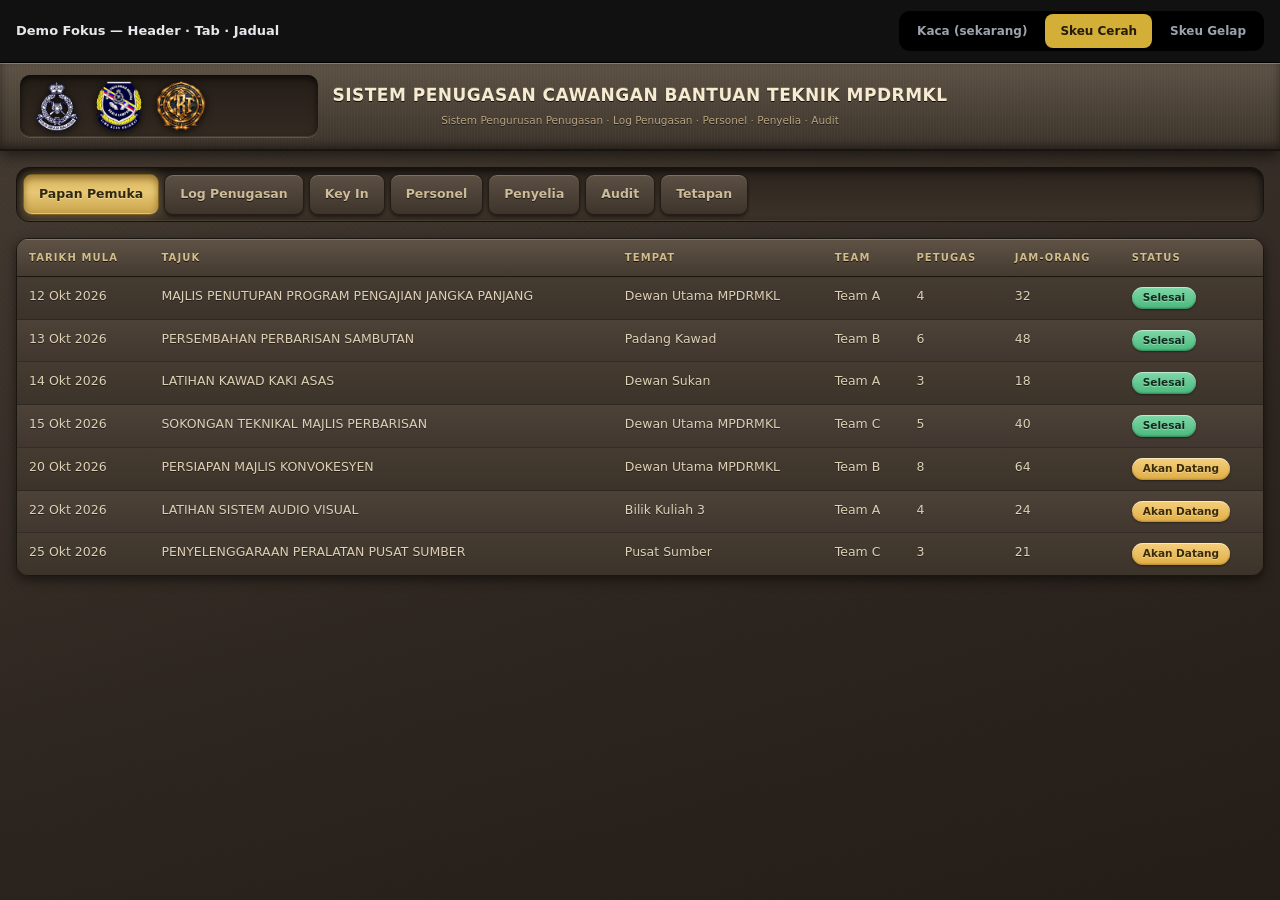
<file: demo/fokus.html>
<!DOCTYPE html>
<html lang="ms">
<head>
<meta charset="utf-8">
<meta name="viewport" content="width=device-width,initial-scale=1">
<title>Demo Fokus — Header · Tab · Jadual</title>
<style>
/* ============================================================
   DEMO FOKUS — header, tab, jadual sahaja.
   Tidak menyentuh sistem live. Tekstur 100% CSS (tiada fail imej).
   Tiga gaya: Kaca (sekarang) · Skeu Cerah · Skeu Gelap
   ============================================================ */
*{box-sizing:border-box;margin:0;padding:0}
body{font-family:'Segoe UI',system-ui,-apple-system,Roboto,Helvetica,Arial,sans-serif;
  line-height:1.5;-webkit-font-smoothing:antialiased;min-height:100vh;transition:background .35s}
.wrap{max-width:1400px;margin:0 auto;padding:0 0 70px}

/* ---------- bar kawalan ---------- */
.ctl{position:sticky;top:0;z-index:100;display:flex;align-items:center;gap:12px;flex-wrap:wrap;
  padding:11px 16px;background:#111;border-bottom:1px solid #000}
.ctl h2{font-size:13px;color:#e5e7eb;font-weight:800;flex:1;min-width:200px}
.sw{display:inline-flex;gap:3px;padding:3px;border-radius:11px;background:#000}
.sw button{padding:8px 15px;border:0;border-radius:8px;background:transparent;color:#9ca3af;
  font:inherit;font-weight:700;font-size:12px;cursor:pointer;transition:.15s}
.sw button.on{background:#d4af37;color:#241c08}

/* ============================================================
   1) TEMA KACA — keadaan sekarang
   ============================================================ */
body.t-glass{background-color:#08172d;color:#f8fafc;
  background-image:linear-gradient(rgba(5,16,35,.34),rgba(5,16,35,.46)),
    radial-gradient(circle at 20% 8%,rgba(0,242,254,.10),transparent 55%)}

.t-glass .top{position:sticky;top:52px;z-index:90;padding:12px 20px;
  background:linear-gradient(180deg,rgba(3,7,18,.74),rgba(9,13,22,.60));
  backdrop-filter:blur(16px);border-bottom:1px solid rgba(56,189,248,.28)}
.t-glass .ti{max-width:1680px;margin:0 auto;display:grid;grid-template-columns:minmax(0,1fr) auto minmax(0,1fr);align-items:center;gap:14px}
.t-glass .lr{display:flex;align-items:center;gap:12px}
.t-glass .lg{height:50px;width:auto;max-width:120px;object-fit:contain;
  filter:drop-shadow(0 2px 6px rgba(0,0,0,.6))}
.t-glass .tt{text-align:center}
.t-glass .tt h1{font-size:17px;font-weight:800;letter-spacing:.4px;color:#f8fafc}
.t-glass .tt .sb{font-size:10.5px;color:#94a3b8;margin-top:3px}
.t-glass .tabs{display:flex;gap:6px;padding:6px;margin:16px;border-radius:14px;overflow-x:auto;
  background:rgba(15,23,42,.62);border:1px solid rgba(56,189,248,.28);backdrop-filter:blur(12px)}
.t-glass .tb{white-space:nowrap;padding:10px 15px;border:0;border-radius:10px;background:transparent;
  color:#94a3b8;font:inherit;font-weight:700;font-size:12.5px;cursor:pointer;transition:.16s}
.t-glass .tb:hover{color:#f8fafc;background:rgba(56,189,248,.08)}
.t-glass .tb.on{color:#04121c;background:linear-gradient(135deg,#00f2fe,#38bdf8);box-shadow:0 0 22px rgba(0,242,254,.35)}
.t-glass .tw{margin:16px;border-radius:14px;overflow:hidden;border:1px solid rgba(56,189,248,.28);background:rgba(9,13,22,.72)}
.t-glass table{width:100%;border-collapse:collapse;font-size:12.5px}
.t-glass thead th{position:sticky;top:0;z-index:2;text-align:left;padding:11px 12px;font-size:10.5px;
  text-transform:uppercase;letter-spacing:.6px;color:#38bdf8;white-space:nowrap;
  background:linear-gradient(180deg,#0b1220,#0a0f1a);border-bottom:1px solid rgba(56,189,248,.28)}
.t-glass tbody td{padding:10px 12px;border-bottom:1px solid rgba(56,189,248,.14);color:#f8fafc;vertical-align:top}
.t-glass tbody tr:hover{background:rgba(56,189,248,.07)}
.t-glass .pl{display:inline-block;padding:3px 10px;border-radius:99px;font-size:10.5px;font-weight:700;
  background:rgba(52,211,153,.14);color:#34d399;border:1px solid rgba(52,211,153,.35)}
.t-glass .pl.w{background:rgba(251,191,36,.16);color:#fbbf24;border-color:rgba(251,191,36,.4)}

/* ============================================================
   2) TEMA SKEU CERAH — keluli berus + loyang, permukaan timbul
   ============================================================ */
body.t-clr{color:#2a2118;background-color:#3b3229;
  background-image:repeating-linear-gradient(45deg,rgba(0,0,0,.028) 0 2px,transparent 2px 4px),
    linear-gradient(165deg,#4a4036,#2e2620 60%,#241d18)}

.t-clr .top{position:sticky;top:52px;z-index:90;padding:12px 20px;
  background:repeating-linear-gradient(90deg,rgba(255,255,255,.020) 0 1px,transparent 1px 3px),
    linear-gradient(180deg,#5d5245,#3c332a);
  border-bottom:2px solid #1a1410;
  box-shadow:inset 0 1px 0 rgba(255,240,205,.30),inset 0 -3px 8px rgba(0,0,0,.45),0 5px 14px rgba(0,0,0,.55)}
.t-clr .ti{max-width:1680px;margin:0 auto;display:grid;grid-template-columns:minmax(0,1fr) auto minmax(0,1fr);align-items:center;gap:14px}
/* papan nama: plat logam berukir, logo duduk atas "rak" */
.t-clr .lr{display:flex;align-items:center;gap:12px;padding:6px 12px;border-radius:10px;
  background:linear-gradient(180deg,#241d17,#332a22);
  box-shadow:inset 0 3px 7px rgba(0,0,0,.7),inset 0 -1px 0 rgba(255,235,190,.13),0 1px 0 rgba(255,240,205,.16)}
.t-clr .lg{height:50px;width:auto;max-width:120px;object-fit:contain;
  filter:drop-shadow(0 2px 4px rgba(0,0,0,.75))}
.t-clr .tt{text-align:center}
.t-clr .tt h1{font-size:17px;font-weight:800;letter-spacing:.5px;color:#f7ecd2;
  text-shadow:0 1px 0 rgba(0,0,0,.8),0 -1px 0 rgba(255,248,220,.20)}
.t-clr .tt .sb{font-size:10.5px;color:#b8a480;margin-top:4px;text-shadow:0 1px 0 rgba(0,0,0,.6)}

/* TAB: rel logam, tab aktif TERTEKAN KE DALAM */
.t-clr .tabs{display:flex;gap:5px;padding:6px;margin:16px;border-radius:13px;overflow-x:auto;
  background:linear-gradient(180deg,#2b241d,#3d332a);border:1px solid #17120e;
  box-shadow:inset 0 3px 8px rgba(0,0,0,.72),inset 0 -1px 0 rgba(255,235,190,.12)}
.t-clr .tb{white-space:nowrap;padding:10px 15px;border:1px solid #241c15;border-radius:9px;
  font:inherit;font-weight:700;font-size:12.5px;cursor:pointer;color:#cdbb99;transition:.15s;
  background:linear-gradient(180deg,#5c5044,#3e342b);
  box-shadow:inset 0 1px 0 rgba(255,238,200,.20),0 2px 3px rgba(0,0,0,.45);
  text-shadow:0 1px 0 rgba(0,0,0,.6)}
.t-clr .tb:hover{color:#f0e2c4;background:linear-gradient(180deg,#675a4c,#473c31)}
.t-clr .tb.on{color:#33280f;border-color:#7d6220;
  background:linear-gradient(180deg,#d9b45f,#e8c874 45%,#c9a24b);
  box-shadow:inset 0 3px 7px rgba(90,60,10,.58),inset 0 -1px 0 rgba(255,255,225,.55),0 0 13px rgba(232,200,116,.30);
  text-shadow:0 1px 0 rgba(255,250,215,.45)}

/* JADUAL: bekas berukir, kepala papak, baris rata (boleh dibaca) */
.t-clr .tw{margin:16px;border-radius:12px;overflow:hidden;border:1px solid #1c1611;
  box-shadow:inset 0 1px 0 rgba(255,238,200,.18),0 4px 12px rgba(0,0,0,.5)}
.t-clr table{width:100%;border-collapse:separate;border-spacing:0;font-size:12.5px}
.t-clr thead th{position:sticky;top:0;z-index:2;text-align:left;padding:11px 12px;font-size:10px;
  text-transform:uppercase;letter-spacing:1.1px;font-weight:800;color:#d3bd8c;white-space:nowrap;
  background:linear-gradient(180deg,#5f5346,#443a30);border-bottom:1px solid #1c1611;
  text-shadow:0 1px 0 rgba(0,0,0,.7);box-shadow:inset 0 1px 0 rgba(255,240,205,.22)}
.t-clr tbody td{padding:10px 12px;color:#ded1b6;vertical-align:top;
  background:linear-gradient(180deg,#453b31,#3c332a);border-bottom:1px solid rgba(0,0,0,.30);
  text-shadow:0 1px 0 rgba(0,0,0,.45)}
.t-clr tbody tr:nth-child(even) td{background:linear-gradient(180deg,#4c4237,#413730)}
.t-clr tbody tr:hover td{background:linear-gradient(180deg,#584c3e,#493e33)}
.t-clr tbody tr:last-child td{border-bottom:0}
.t-clr .pl{display:inline-block;padding:3px 11px;border-radius:99px;font-size:10.5px;font-weight:800;
  color:#0f2b1c;background:linear-gradient(180deg,#7fd8a8,#4bb87c);
  box-shadow:inset 0 1px 0 rgba(255,255,255,.5),inset 0 -1px 2px rgba(0,60,30,.4),0 1px 2px rgba(0,0,0,.4);
  text-shadow:0 1px 0 rgba(255,255,255,.35)}
.t-clr .pl.w{color:#3a2a05;background:linear-gradient(180deg,#f5cf7d,#dfae45);
  box-shadow:inset 0 1px 0 rgba(255,255,240,.6),inset 0 -1px 2px rgba(120,80,10,.4),0 1px 2px rgba(0,0,0,.4)}

/* ============================================================
   3) TEMA SKEU GELAP — sama bahan, nada malam
   ============================================================ */
body.t-glp{color:#e8dfcb;background-color:#161311;
  background-image:repeating-linear-gradient(45deg,rgba(0,0,0,.06) 0 2px,transparent 2px 4px),
    radial-gradient(circle at 25% 10%,rgba(200,160,80,.06),transparent 55%),
    linear-gradient(165deg,#1e1a16,#121010 60%,#0d0b0a)}

.t-glp .top{position:sticky;top:52px;z-index:90;padding:12px 20px;
  background:repeating-linear-gradient(90deg,rgba(255,255,255,.012) 0 1px,transparent 1px 3px),
    linear-gradient(180deg,#2a2420,#191512);
  border-bottom:2px solid #0a0807;
  box-shadow:inset 0 1px 0 rgba(255,235,190,.14),inset 0 -3px 8px rgba(0,0,0,.6),0 5px 14px rgba(0,0,0,.7)}
.t-glp .ti{max-width:1680px;margin:0 auto;display:grid;grid-template-columns:minmax(0,1fr) auto minmax(0,1fr);align-items:center;gap:14px}
.t-glp .lr{display:flex;align-items:center;gap:12px;padding:6px 12px;border-radius:10px;
  background:linear-gradient(180deg,#100e0c,#1c1815);
  box-shadow:inset 0 3px 7px rgba(0,0,0,.85),inset 0 -1px 0 rgba(255,235,190,.08),0 1px 0 rgba(255,240,205,.09)}
.t-glp .lg{height:50px;width:auto;max-width:120px;object-fit:contain;
  filter:drop-shadow(0 2px 5px rgba(0,0,0,.9))}
.t-glp .tt{text-align:center}
.t-glp .tt h1{font-size:17px;font-weight:800;letter-spacing:.5px;color:#f2e6cc;
  text-shadow:0 1px 0 rgba(0,0,0,.9),0 -1px 0 rgba(255,248,220,.12),0 0 16px rgba(212,175,55,.20)}
.t-glp .tt .sb{font-size:10.5px;color:#9c8a68;margin-top:4px;text-shadow:0 1px 0 rgba(0,0,0,.7)}

.t-glp .tabs{display:flex;gap:5px;padding:6px;margin:16px;border-radius:13px;overflow-x:auto;
  background:linear-gradient(180deg,#100d0b,#1e1a16);border:1px solid #080605;
  box-shadow:inset 0 3px 8px rgba(0,0,0,.88),inset 0 -1px 0 rgba(255,235,190,.07)}
.t-glp .tb{white-space:nowrap;padding:10px 15px;border:1px solid #0d0b09;border-radius:9px;
  font:inherit;font-weight:700;font-size:12.5px;cursor:pointer;color:#b3a184;transition:.15s;
  background:linear-gradient(180deg,#2e2823,#1d1916);
  box-shadow:inset 0 1px 0 rgba(255,238,200,.11),0 2px 3px rgba(0,0,0,.6);
  text-shadow:0 1px 0 rgba(0,0,0,.8)}
.t-glp .tb:hover{color:#eadfc4;background:linear-gradient(180deg,#38302a,#241f1b)}
.t-glp .tb.on{color:#2e2408;border-color:#8a6c22;
  background:linear-gradient(180deg,#c9a24b,#e8c874 45%,#a8823a);
  box-shadow:inset 0 3px 7px rgba(70,45,5,.65),inset 0 -1px 0 rgba(255,255,225,.45),0 0 15px rgba(232,200,116,.28);
  text-shadow:0 1px 0 rgba(255,250,215,.4)}

.t-glp .tw{margin:16px;border-radius:12px;overflow:hidden;border:1px solid #0a0807;
  box-shadow:inset 0 1px 0 rgba(255,238,200,.10),0 4px 12px rgba(0,0,0,.65)}
.t-glp table{width:100%;border-collapse:separate;border-spacing:0;font-size:12.5px}
.t-glp thead th{position:sticky;top:0;z-index:2;text-align:left;padding:11px 12px;font-size:10px;
  text-transform:uppercase;letter-spacing:1.1px;font-weight:800;color:#c9b07a;white-space:nowrap;
  background:linear-gradient(180deg,#312a24,#211d19);border-bottom:1px solid #0a0807;
  text-shadow:0 1px 0 rgba(0,0,0,.85);box-shadow:inset 0 1px 0 rgba(255,240,205,.13)}
.t-glp tbody td{padding:10px 12px;color:#cfc2a8;vertical-align:top;
  background:linear-gradient(180deg,#211d19,#1a1714);border-bottom:1px solid rgba(0,0,0,.5);
  text-shadow:0 1px 0 rgba(0,0,0,.6)}
.t-glp tbody tr:nth-child(even) td{background:linear-gradient(180deg,#262119,#1e1a16)}
.t-glp tbody tr:hover td{background:linear-gradient(180deg,#302a21,#241f1a)}
.t-glp tbody tr:last-child td{border-bottom:0}
.t-glp .pl{display:inline-block;padding:3px 11px;border-radius:99px;font-size:10.5px;font-weight:800;
  color:#0b2417;background:linear-gradient(180deg,#5fc492,#2f9a63);
  box-shadow:inset 0 1px 0 rgba(255,255,255,.35),inset 0 -1px 2px rgba(0,50,25,.5),0 1px 2px rgba(0,0,0,.55)}
.t-glp .pl.w{color:#2e2104;background:linear-gradient(180deg,#e8c874,#c9a24b);
  box-shadow:inset 0 1px 0 rgba(255,255,240,.5),inset 0 -1px 2px rgba(110,70,10,.5),0 1px 2px rgba(0,0,0,.55)}

@media(max-width:760px){
  .ti{grid-template-columns:1fr!important;text-align:center}
  .lr{justify-content:center}
}
</style>
</head>
<body class="t-clr">

<div class="ctl">
  <h2>Demo Fokus — Header · Tab · Jadual</h2>
  <div class="sw">
    <button id="g" >Kaca (sekarang)</button>
    <button id="c" class="on">Skeu Cerah</button>
    <button id="d">Skeu Gelap</button>
  </div>
</div>

<!-- HEADER -->
<header class="top">
  <div class="ti">
    <div class="lr">
      <img class="lg" src="../icons/logo-pdrm.png" alt="Logo PDRM">
      <img class="lg" src="../icons/logo-maktab.png" alt="Logo Maktab PDRM KL">
      <img class="lg" src="../icons/logo-cbt-v54.png" alt="Logo CBT">
    </div>
    <div class="tt">
      <h1>SISTEM PENUGASAN CAWANGAN BANTUAN TEKNIK MPDRMKL</h1>
      <div class="sb">Sistem Pengurusan Penugasan &middot; Log Penugasan &middot; Personel &middot; Penyelia &middot; Audit</div>
    </div>
    <div></div>
  </div>
</header>

<!-- TAB -->
<nav class="tabs">
  <button class="tb on">Papan Pemuka</button>
  <button class="tb">Log Penugasan</button>
  <button class="tb">Key In</button>
  <button class="tb">Personel</button>
  <button class="tb">Penyelia</button>
  <button class="tb">Audit</button>
  <button class="tb">Tetapan</button>
</nav>

<!-- JADUAL -->
<div class="tw">
  <table>
    <thead>
      <tr><th>Tarikh Mula</th><th>Tajuk</th><th>Tempat</th><th>Team</th><th>Petugas</th><th>Jam-Orang</th><th>Status</th></tr>
    </thead>
    <tbody>
      <tr><td>12 Okt 2026</td><td>MAJLIS PENUTUPAN PROGRAM PENGAJIAN JANGKA PANJANG</td><td>Dewan Utama MPDRMKL</td><td>Team A</td><td>4</td><td>32</td><td><span class="pl">Selesai</span></td></tr>
      <tr><td>13 Okt 2026</td><td>PERSEMBAHAN PERBARISAN SAMBUTAN</td><td>Padang Kawad</td><td>Team B</td><td>6</td><td>48</td><td><span class="pl">Selesai</span></td></tr>
      <tr><td>14 Okt 2026</td><td>LATIHAN KAWAD KAKI ASAS</td><td>Dewan Sukan</td><td>Team A</td><td>3</td><td>18</td><td><span class="pl">Selesai</span></td></tr>
      <tr><td>15 Okt 2026</td><td>SOKONGAN TEKNIKAL MAJLIS PERBARISAN</td><td>Dewan Utama MPDRMKL</td><td>Team C</td><td>5</td><td>40</td><td><span class="pl">Selesai</span></td></tr>
      <tr><td>20 Okt 2026</td><td>PERSIAPAN MAJLIS KONVOKESYEN</td><td>Dewan Utama MPDRMKL</td><td>Team B</td><td>8</td><td>64</td><td><span class="pl w">Akan Datang</span></td></tr>
      <tr><td>22 Okt 2026</td><td>LATIHAN SISTEM AUDIO VISUAL</td><td>Bilik Kuliah 3</td><td>Team A</td><td>4</td><td>24</td><td><span class="pl w">Akan Datang</span></td></tr>
      <tr><td>25 Okt 2026</td><td>PENYELENGGARAAN PERALATAN PUSAT SUMBER</td><td>Pusat Sumber</td><td>Team C</td><td>3</td><td>21</td><td><span class="pl w">Akan Datang</span></td></tr>
    </tbody>
  </table>
</div>

<script>
const B = { g:'t-glass', c:'t-clr', d:'t-glp' };
function set(k){
  document.body.className = B[k];
  ['g','c','d'].forEach(x => document.getElementById(x).classList.toggle('on', x === k));
}
document.getElementById('g').onclick = () => set('g');
document.getElementById('c').onclick = () => set('c');
document.getElementById('d').onclick = () => set('d');
set('c');
</script>
</body>
</html>
</file>
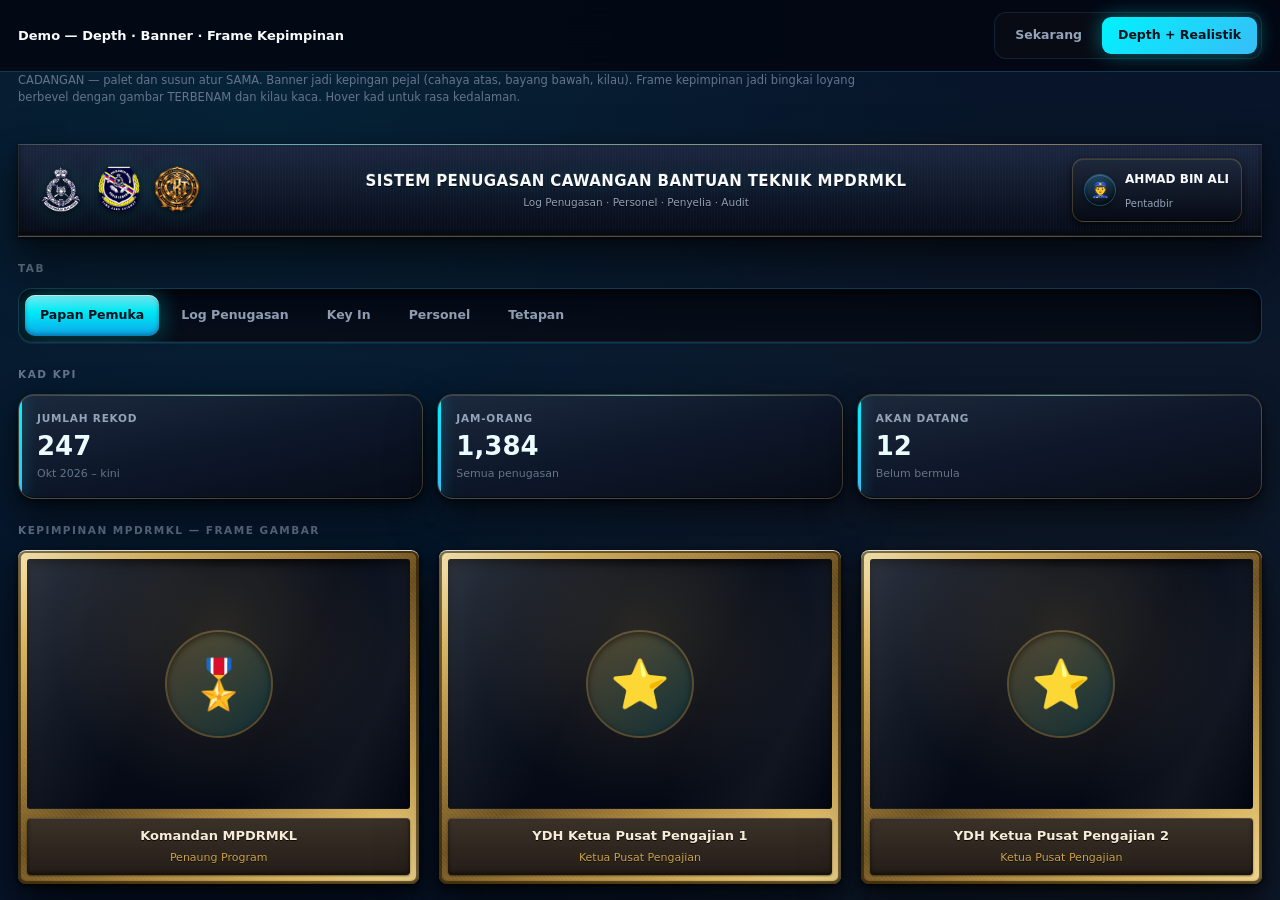
<file: demo/realistik.html>
<!DOCTYPE html>
<html lang="ms">
<head>
<meta charset="utf-8">
<meta name="viewport" content="width=device-width,initial-scale=1">
<title>Demo Realistik — Depth · Banner · Frame Kepimpinan</title>
<style>
/* ============================================================
   DEMO — gaya KEKAL (navy kaca + cyan/emas).
   Tiga tambahan: depth · banner realistik · frame gambar realistik.
   Palet dan susun atur: TIDAK berubah.
   ============================================================ */
*{box-sizing:border-box;margin:0;padding:0}
:root{
  --cyan:#00f2fe; --sky:#38bdf8; --sky-dk:#0ea5e9;
  --gold:#d5ad57; --gold-lt:#f0d38a;
  --text:#f8fafc; --muted:#94a3b8; --muted2:#64748b;
  --line:rgba(56,189,248,.28); --line2:rgba(56,189,248,.14);
  --glass:rgba(15,23,42,.62); --glass2:rgba(9,13,22,.72);
  --ok:#34d399; --warn:#fbbf24;
}
body{font-family:'Segoe UI',system-ui,-apple-system,Roboto,Helvetica,Arial,sans-serif;
  color:var(--text);line-height:1.5;-webkit-font-smoothing:antialiased;min-height:100vh;
  background-color:#08172d;
  background-image:linear-gradient(rgba(5,16,35,.34),rgba(5,16,35,.46)),
    radial-gradient(circle at 20% 8%,rgba(0,242,254,.10),transparent 55%),
    radial-gradient(circle at 85% 85%,rgba(213,173,87,.09),transparent 55%)}
.wrap{max-width:1240px;margin:0 auto;padding:0 0 80px}

.ctl{position:sticky;top:0;z-index:200;display:flex;align-items:center;gap:12px;flex-wrap:wrap;
  padding:12px 18px;background:rgba(3,7,18,.92);backdrop-filter:blur(14px);border-bottom:1px solid var(--line)}
.ctl h2{font-size:13px;font-weight:800;flex:1;min-width:180px}
.sw{display:inline-flex;gap:4px;padding:4px;border-radius:12px;background:rgba(9,13,22,.9);border:1px solid var(--line2)}
.sw button{padding:9px 16px;border:0;border-radius:9px;background:transparent;color:var(--muted);
  font:inherit;font-weight:800;font-size:12.5px;cursor:pointer;transition:.16s}
.sw button.on{background:linear-gradient(135deg,var(--cyan),var(--sky));color:#04121c;box-shadow:0 0 20px rgba(0,242,254,.4)}
.tip{font-size:11.5px;color:var(--muted2);padding:0 18px 14px;max-width:900px}
section{margin:24px 18px}
.sec{font-size:10.5px;text-transform:uppercase;letter-spacing:1.5px;font-weight:800;color:var(--muted2);margin-bottom:11px}

/* ============================================================
   BANNER
   ============================================================ */
.hdr{display:flex;align-items:center;gap:16px;padding:14px 20px;margin:24px 18px;border-radius:16px}
.hdr .lr{display:flex;gap:12px;align-items:center}
.hdr .lg{height:46px;width:auto;object-fit:contain}
.hdr .tt{flex:1;text-align:center}
.hdr .tt h1{font-size:15px;font-weight:800;letter-spacing:.4px}
.hdr .tt .sb{font-size:10.5px;color:var(--muted);margin-top:3px}
.uc{display:flex;align-items:center;gap:10px;padding:7px 12px;border-radius:12px}
.ucav{width:30px;height:30px;border-radius:50%;display:grid;place-items:center;font-size:15px}

/* --- banner: versi SEKARANG (rata) --- */
.flat .hdr{background:linear-gradient(180deg,rgba(3,7,18,.80),rgba(9,13,22,.66));
  backdrop-filter:blur(16px);border-bottom:1px solid var(--line);border-radius:0;box-shadow:none}
.flat .hdr .lg{filter:drop-shadow(0 2px 6px rgba(0,0,0,.6))}
.flat .uc{border:1px solid var(--line);background:rgba(3,7,18,.55)}
.flat .ucav{background:rgba(56,189,248,.14);border:1px solid var(--line)}

/* --- banner: versi REALISTIK --- */
/* Ideanya: bar itu ialah OBJEK PEJAL — kepingan gelap berus dengan tepi
   loyang, dipasang pada permukaan. Ada cahaya atas, bayang bawah,
   dan logo terpantul samar pada permukaan berkilat. */
.real .hdr{
  position:relative;border-radius:0;border:0;
  background:
    /* kilau halus (brush) */
    repeating-linear-gradient(90deg,rgba(255,255,255,.016) 0 1px,transparent 1px 3px),
    /* permukaan: terang atas -> gelap bawah */
    linear-gradient(180deg,#1c2740 0%,#131c2f 42%,#0a1120 78%,#070c17 100%);
  border-bottom:1px solid rgba(213,173,87,.30);
  box-shadow:
    /* cahaya atas */
    inset 0 1px 0 rgba(255,255,255,.13),
    /* garis loyang dalam */
    inset 0 0 0 1px rgba(213,173,87,.10),
    /* bayang bawah dalam (ketebalan) */
    inset 0 -2px 6px rgba(0,0,0,.60),
    /* kontak */
    0 2px 4px rgba(0,0,0,.55),
    /* ambien */
    0 14px 30px rgba(0,0,0,.48),
    0 34px 68px rgba(0,0,0,.36);
}
/* garis cahaya nipis di tepi atas (refleksi) */
.real .hdr::before{content:"";position:absolute;left:0;right:0;top:0;height:1px;
  background:linear-gradient(90deg,transparent,rgba(126,248,255,.55) 22%,rgba(240,211,138,.45) 78%,transparent)}
/* lantai berkilat di bawah logo (kesan pantulan) */
.real .hdr .lr{position:relative;padding-bottom:2px}
.real .hdr .lg{filter:drop-shadow(0 2px 5px rgba(0,0,0,.8)) drop-shadow(0 0 10px rgba(0,242,254,.18))}
.real .hdr .tt h1{color:#f8fafc;text-shadow:0 1px 0 rgba(0,0,0,.85),0 -1px 0 rgba(255,255,255,.10),0 0 22px rgba(0,242,254,.20)}
.real .hdr .tt .sb{color:#8fa0b8;text-shadow:0 1px 0 rgba(0,0,0,.7)}
.real .uc{
  border:1px solid rgba(213,173,87,.26);
  background:linear-gradient(180deg,rgba(30,41,59,.92),rgba(6,10,20,.90));
  box-shadow:inset 0 1px 0 rgba(255,255,255,.11),inset 0 -1px 0 rgba(0,0,0,.55),
    0 2px 4px rgba(0,0,0,.5),0 6px 14px rgba(0,0,0,.36)}
.real .ucav{
  background:linear-gradient(160deg,rgba(56,189,248,.30),rgba(9,13,22,.92));
  box-shadow:inset 0 1px 0 rgba(255,255,255,.22),inset 0 -2px 4px rgba(0,0,0,.55),
    0 0 0 1px rgba(56,189,248,.36),0 2px 4px rgba(0,0,0,.5)}

/* ============================================================
   TAB + KPI + BUTANG — depth (sama seperti demo depth)
   ============================================================ */
.tabs{display:flex;gap:6px;padding:6px;border-radius:14px;overflow-x:auto}
.flat .tabs{background:var(--glass);border:1px solid var(--line);backdrop-filter:blur(12px)}
.flat .tb{white-space:nowrap;padding:10px 15px;border:0;border-radius:10px;background:transparent;
  color:var(--muted);font:inherit;font-weight:700;font-size:12.5px;cursor:pointer;transition:.16s}
.flat .tb.on{color:#04121c;background:linear-gradient(135deg,var(--cyan),var(--sky));box-shadow:0 0 22px rgba(0,242,254,.35)}
.real .tabs{background:linear-gradient(180deg,rgba(3,7,18,.92),rgba(9,13,22,.80));border:1px solid var(--line);
  box-shadow:inset 0 3px 7px rgba(0,0,0,.70),inset 0 -1px 0 rgba(255,255,255,.06),0 1px 0 rgba(56,189,248,.10)}
.real .tb{white-space:nowrap;padding:10px 15px;border:1px solid transparent;border-radius:10px;background:transparent;
  color:var(--muted);font:inherit;font-weight:700;font-size:12.5px;cursor:pointer;transition:.16s}
.real .tb:hover{color:var(--text);background:rgba(56,189,248,.09);box-shadow:inset 0 1px 0 rgba(255,255,255,.07)}
.real .tb.on{color:#04121c;border:0;background:linear-gradient(180deg,#7ef8ff,var(--cyan) 40%,var(--sky-dk));
  box-shadow:inset 0 1px 0 rgba(255,255,255,.65),inset 0 -2px 4px rgba(0,60,90,.45),
    0 3px 8px rgba(0,0,0,.45),0 0 22px rgba(0,242,254,.42)}
.real .tb:active{transform:translateY(1px)}

.kpis{display:grid;grid-template-columns:repeat(auto-fit,minmax(175px,1fr));gap:14px}
.flat .kpi{background:linear-gradient(160deg,rgba(15,23,42,.58),rgba(9,13,22,.68));
  border:1px solid rgba(213,173,87,.26);border-radius:16px;padding:16px 18px;position:relative;overflow:hidden;
  box-shadow:0 18px 50px rgba(0,0,0,.55)}
.flat .kpi::before{content:"";position:absolute;left:0;top:0;bottom:0;width:3px;background:linear-gradient(180deg,var(--cyan),var(--sky))}
.real .kpi{border-radius:16px;padding:16px 18px;position:relative;overflow:hidden;
  background:linear-gradient(168deg,rgba(34,46,66,.78),rgba(15,23,42,.84) 50%,rgba(8,12,22,.90));
  border:1px solid rgba(213,173,87,.28);
  box-shadow:inset 0 1px 0 rgba(255,255,255,.10),inset 0 -1px 0 rgba(0,0,0,.55),
    0 2px 4px rgba(0,0,0,.5),0 10px 24px rgba(0,0,0,.44),0 26px 54px rgba(0,0,0,.32);
  transition:transform .22s ease,box-shadow .22s ease}
.real .kpi::before{content:"";position:absolute;left:0;top:0;bottom:0;width:3px;
  background:linear-gradient(180deg,var(--cyan),var(--sky));box-shadow:0 0 14px rgba(0,242,254,.55)}
.real .kpi::after{content:"";position:absolute;left:0;right:0;top:0;height:1px;
  background:linear-gradient(90deg,transparent,rgba(126,248,255,.55),transparent)}
.real .kpi:hover{transform:translateY(-3px);
  box-shadow:inset 0 1px 0 rgba(255,255,255,.13),inset 0 -1px 0 rgba(0,0,0,.55),
    0 3px 6px rgba(0,0,0,.5),0 16px 34px rgba(0,0,0,.48),0 36px 70px rgba(0,0,0,.36)}
.lbl{font-size:10.5px;text-transform:uppercase;letter-spacing:.8px;color:var(--muted);font-weight:700}
.val{font-size:26px;font-weight:800;margin-top:6px;line-height:1.1;color:#eafcff}
.foot{font-size:11px;color:var(--muted2);margin-top:5px}

/* ============================================================
   FRAME GAMBAR KEPIMPINAN
   ============================================================ */
.car{display:grid;grid-template-columns:repeat(auto-fit,minmax(230px,1fr));gap:20px}

.lead-card{border-radius:14px;overflow:hidden;transition:transform .25s ease}
.flat .lead-card{border:1px solid var(--line);
  background:linear-gradient(160deg,rgba(15,23,42,.72),rgba(10,15,29,.85));
  backdrop-filter:blur(12px);box-shadow:0 18px 50px rgba(0,0,0,.55)}
.flat .lead-photo{height:250px;display:grid;place-items:center;overflow:hidden;
  background:radial-gradient(circle at 50% 30%,rgba(213,173,87,.16),transparent 65%),linear-gradient(160deg,#0b1220,#030712)}
.flat .lead-photo img{width:100%;height:100%;object-fit:cover}
.flat .lp-em{width:104px;height:104px;border-radius:50%;display:grid;place-items:center;font-size:48px;
  background:linear-gradient(135deg,rgba(213,173,87,.22),rgba(0,242,254,.12));border:2px solid var(--line)}
.flat .lead-cap2{padding:10px 10px 12px;text-align:center}
.flat .lead-cap2 b{display:block;font-size:14px;color:var(--text)}
.flat .lead-cap2 small{display:block;font-size:12px;color:var(--gold-lt);margin-top:4px}

/* --- frame REALISTIK ---
   Binaan: bingkai loyang berbevel -> lip gelap -> gambar terbenam -> kaca berkilau.
   Ini yang buat ia nampak seperti bingkai gambar sebenar, bukan sekadar kotak. */
.real .lead-card{
  border-radius:8px;padding:9px;   /* ketebalan bingkai */
  background:
    /* kilau logam (brush) */
    repeating-linear-gradient(48deg,rgba(255,255,255,.05) 0 1px,transparent 1px 3px),
    /* loyang: terang atas-kiri -> gelap tengah -> terang bawah-kanan (bevel) */
    linear-gradient(145deg,#f7e6b0 0%,#d9b45f 16%,#a8823a 34%,#6d5220 50%,#a8823a 66%,#d9b45f 84%,#f0d68c 100%);
  box-shadow:
    /* highlight tepi atas bingkai */
    inset 0 1px 0 rgba(255,255,250,.85),
    /* pengikat tepi bawah bingkai */
    inset 0 -2px 3px rgba(60,40,5,.70),
    /* lip gelap di dalam bingkai (gambar masuk ke dalam) */
    inset 0 0 0 3px rgba(30,20,5,.55),
    /* kontak */
    0 2px 4px rgba(0,0,0,.60),
    /* ambien */
    0 12px 26px rgba(0,0,0,.50),
    0 30px 60px rgba(0,0,0,.38);
  transition:transform .25s ease,box-shadow .25s ease;
}
.real .lead-card:hover{
  transform:translateY(-4px);
  box-shadow:
    inset 0 1px 0 rgba(255,255,250,.90),
    inset 0 -2px 3px rgba(60,40,5,.70),
    inset 0 0 0 3px rgba(30,20,5,.55),
    0 3px 6px rgba(0,0,0,.60),
    0 18px 38px rgba(0,0,0,.52),
    0 42px 80px rgba(0,0,0,.40);
}
.real .lead-photo{
  position:relative;height:250px;display:grid;place-items:center;overflow:hidden;border-radius:3px;
  background:radial-gradient(circle at 50% 30%,rgba(213,173,87,.16),transparent 65%),linear-gradient(160deg,#0b1220,#030712);
  /* gambar TERBENAM dalam bingkai */
  box-shadow:inset 0 4px 10px rgba(0,0,0,.80),inset 0 -1px 0 rgba(255,255,255,.07);
}
.real .lead-photo img{width:100%;height:100%;object-fit:cover;display:block}
/* kilau kaca menyerong — tanda ada kaca di depan gambar */
.real .lead-photo::after{
  content:"";position:absolute;inset:0;pointer-events:none;
  background:linear-gradient(115deg,
    rgba(255,255,255,.14) 0%,rgba(255,255,255,.05) 20%,
    transparent 38%,transparent 64%,
    rgba(255,255,255,.05) 84%,transparent 100%);
}
.real .lp-em{width:104px;height:104px;border-radius:50%;display:grid;place-items:center;font-size:48px;
  background:linear-gradient(135deg,rgba(213,173,87,.26),rgba(0,242,254,.12));
  box-shadow:inset 0 2px 6px rgba(0,0,0,.5),0 0 0 2px rgba(213,173,87,.35)}
/* papan nama: plat loyang kecil di bawah gambar */
.real .lead-cap2{
  margin-top:9px;padding:8px 8px 9px;border-radius:4px;text-align:center;
  background:linear-gradient(180deg,#3b3128,#241d17);
  box-shadow:inset 0 1px 0 rgba(255,238,200,.18),inset 0 -2px 4px rgba(0,0,0,.55),0 1px 2px rgba(0,0,0,.5)}
.real .lead-cap2 b{display:block;font-size:13px;color:#f6ecd8;text-shadow:0 1px 0 rgba(0,0,0,.75)}
.real .lead-cap2 small{display:block;font-size:11px;color:#c9a24b;margin-top:4px;text-shadow:0 1px 0 rgba(0,0,0,.6)}

@media(max-width:760px){.hdr{flex-direction:column;text-align:center}.hdr .lr{justify-content:center}}
</style>
</head>
<body class="real">

<div class="ctl">
  <h2>Demo — Depth · Banner · Frame Kepimpinan</h2>
  <div class="sw">
    <button id="f">Sekarang</button>
    <button id="r" class="on">Depth + Realistik</button>
  </div>
</div>
<div class="tip" id="tip"></div>

<!-- BANNER -->
<div class="hdr">
  <div class="lr">
    <img class="lg" src="../icons/logo-pdrm.png" alt="">
    <img class="lg" src="../icons/logo-maktab.png" alt="">
    <img class="lg" src="../icons/logo-cbt-v54.png" alt="">
  </div>
  <div class="tt">
    <h1>SISTEM PENUGASAN CAWANGAN BANTUAN TEKNIK MPDRMKL</h1>
    <div class="sb">Log Penugasan &middot; Personel &middot; Penyelia &middot; Audit</div>
  </div>
  <div class="uc"><span class="ucav">👮</span><span><b style="font-size:12px">AHMAD BIN ALI</b><br><small style="font-size:10px;color:var(--muted)">Pentadbir</small></span></div>
</div>

<!-- TAB -->
<section>
  <div class="sec">Tab</div>
  <nav class="tabs">
    <button class="tb on">Papan Pemuka</button>
    <button class="tb">Log Penugasan</button>
    <button class="tb">Key In</button>
    <button class="tb">Personel</button>
    <button class="tb">Tetapan</button>
  </nav>
</section>

<!-- KPI -->
<section>
  <div class="sec">Kad KPI</div>
  <div class="kpis">
    <div class="kpi"><div class="lbl">Jumlah Rekod</div><div class="val">247</div><div class="foot">Okt 2026 – kini</div></div>
    <div class="kpi"><div class="lbl">Jam-Orang</div><div class="val">1,384</div><div class="foot">Semua penugasan</div></div>
    <div class="kpi"><div class="lbl">Akan Datang</div><div class="val">12</div><div class="foot">Belum bermula</div></div>
  </div>
</section>

<!-- FRAME KEPIMPINAN -->
<section>
  <div class="sec">Kepimpinan MPDRMKL — frame gambar</div>
  <div class="car">
    <div class="lead-card">
      <div class="lead-photo"><div class="lp-em">🎖️</div></div>
      <div class="lead-cap2"><b>Komandan MPDRMKL</b><small>Penaung Program</small></div>
    </div>
    <div class="lead-card">
      <div class="lead-photo"><div class="lp-em">⭐</div></div>
      <div class="lead-cap2"><b>YDH Ketua Pusat Pengajian 1</b><small>Ketua Pusat Pengajian</small></div>
    </div>
    <div class="lead-card">
      <div class="lead-photo"><div class="lp-em">⭐</div></div>
      <div class="lead-cap2"><b>YDH Ketua Pusat Pengajian 2</b><small>Ketua Pusat Pengajian</small></div>
    </div>
  </div>
</section>

<script>
const TIP = {
  flat:"SEKARANG — satu bayang besar, permukaan rata. Banner tiada ketebalan. Frame kepimpinan hanyalah kotak bergaris.",
  real:"CADANGAN — palet dan susun atur SAMA. Banner jadi kepingan pejal (cahaya atas, bayang bawah, kilau). Frame kepimpinan jadi bingkai loyang berbevel dengan gambar TERBENAM dan kilau kaca. Hover kad untuk rasa kedalaman."
};
function set(k){
  document.body.className = k;
  document.getElementById('f').classList.toggle('on', k === 'flat');
  document.getElementById('r').classList.toggle('on', k === 'real');
  document.getElementById('tip').textContent = TIP[k];
}
document.getElementById('f').onclick = () => set('flat');
document.getElementById('r').onclick = () => set('real');
set('real');
</script>
</body>
</html>
</file>
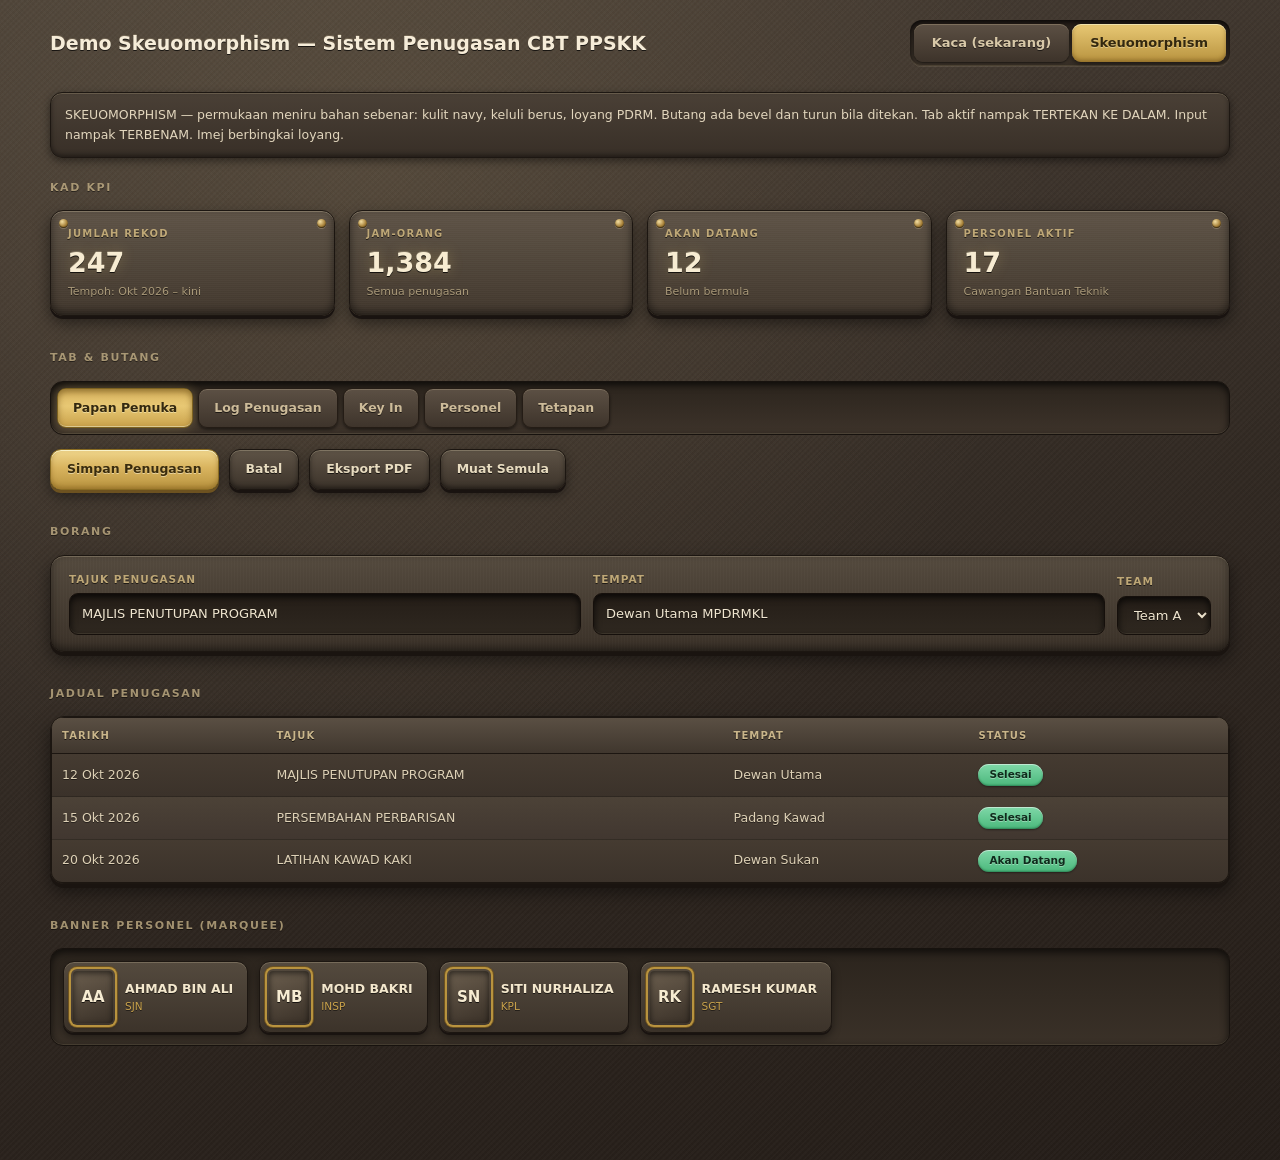
<file: demo/skeu.html>
<!DOCTYPE html>
<html lang="ms">
<head>
<meta charset="utf-8">
<meta name="viewport" content="width=device-width,initial-scale=1">
<title>Demo Skeuomorphism — CBT PPSKK</title>
<style>
/* ============================================================
   DEMO SAHAJA — tidak menyentuh sistem live.
   Tunjuk perbandingan: kaca sci-fi (sekarang) vs skeuomorphism.
   Semua tekstur dibina guna CSS. Tiada fail imej diperlukan.
   ============================================================ */

*{box-sizing:border-box;margin:0;padding:0}
body{
  font-family:'Segoe UI',system-ui,-apple-system,Roboto,Helvetica,Arial,sans-serif;
  line-height:1.5;-webkit-font-smoothing:antialiased;
  min-height:100vh;padding:20px 16px 80px;
  transition:background .4s ease;
}
.wrap{max-width:1180px;margin:0 auto}

/* ---------- Kawalan tema ---------- */
.topbar{display:flex;align-items:center;gap:14px;flex-wrap:wrap;margin-bottom:26px}
.topbar h1{font-size:19px;font-weight:800;flex:1;min-width:240px}
.switch{display:inline-flex;border-radius:12px;overflow:hidden;padding:4px;gap:4px}
.switch button{padding:9px 18px;border:0;font:inherit;font-weight:700;font-size:13px;cursor:pointer;border-radius:9px;transition:.18s}
.note{font-size:12.5px;line-height:1.6;padding:12px 14px;border-radius:12px;margin-bottom:22px}
section{margin-bottom:34px}
.sec-title{font-size:11px;text-transform:uppercase;letter-spacing:1.6px;font-weight:800;margin-bottom:14px;opacity:.75}

/* ============================================================
   TEMA 1 — KACA SCI-FI (keadaan sekarang)
   ============================================================ */
body.theme-glass{
  background-color:#08172d;color:#f8fafc;
  background-image:
    linear-gradient(rgba(5,16,35,.34),rgba(5,16,35,.46)),
    radial-gradient(circle at 20% 10%,rgba(0,242,254,.10),transparent 55%),
    radial-gradient(circle at 85% 80%,rgba(213,173,87,.10),transparent 55%);
}
.theme-glass .switch{background:rgba(15,23,42,.62);border:1px solid rgba(56,189,248,.28)}
.theme-glass .switch button{background:transparent;color:#94a3b8}
.theme-glass .switch button.on{background:linear-gradient(135deg,#00f2fe,#38bdf8);color:#04121c;box-shadow:0 0 22px rgba(0,242,254,.35)}
.theme-glass .note{background:rgba(15,23,42,.62);border:1px solid rgba(56,189,248,.28);color:#cbd5e1;backdrop-filter:blur(12px)}
.theme-glass .panel{background:linear-gradient(160deg,rgba(15,23,42,.58),rgba(9,13,22,.68));
  backdrop-filter:blur(12px) saturate(1.12);border:1px solid rgba(213,173,87,.26);border-radius:16px;
  box-shadow:0 18px 50px rgba(0,0,0,.55),0 0 0 1px rgba(213,173,87,.05) inset;padding:16px 18px}
.theme-glass .kpi{position:relative;overflow:hidden;border-radius:16px;padding:16px 18px;
  background:linear-gradient(160deg,rgba(15,23,42,.58),rgba(9,13,22,.68));border:1px solid rgba(213,173,87,.26)}
.theme-glass .kpi::before{content:"";position:absolute;left:0;top:0;bottom:0;width:3px;background:linear-gradient(180deg,#00f2fe,#38bdf8)}
.theme-glass .kpi .lbl{font-size:10.5px;text-transform:uppercase;letter-spacing:.8px;color:#94a3b8;font-weight:700}
.theme-glass .kpi .val{font-size:26px;font-weight:800;margin-top:6px;line-height:1.1;color:#eafcff;text-shadow:0 0 14px rgba(0,242,254,.35)}
.theme-glass .kpi .foot{font-size:11px;color:#64748b;margin-top:5px}
.theme-glass .tabs{display:flex;gap:6px;padding:6px;border-radius:14px;overflow-x:auto;
  background:rgba(15,23,42,.62);border:1px solid rgba(56,189,248,.28);backdrop-filter:blur(12px)}
.theme-glass .tab{padding:10px 15px;border:0;border-radius:10px;background:transparent;color:#94a3b8;font:inherit;font-weight:700;font-size:12.5px;cursor:pointer;white-space:nowrap;transition:.16s}
.theme-glass .tab:hover{color:#f8fafc;background:rgba(56,189,248,.08)}
.theme-glass .tab.on{color:#04121c;background:linear-gradient(135deg,#00f2fe,#38bdf8);box-shadow:0 0 22px rgba(0,242,254,.35)}
.theme-glass .btn{padding:9px 14px;border-radius:10px;border:1px solid rgba(56,189,248,.28);background:rgba(3,7,18,.6);
  color:#38bdf8;font:inherit;font-weight:700;font-size:12.5px;cursor:pointer;transition:.16s}
.theme-glass .btn:hover{border-color:#00f2fe;box-shadow:0 0 22px rgba(0,242,254,.35);color:#eafcff}
.theme-glass .btn.pri{background:linear-gradient(135deg,#00f2fe,#38bdf8);color:#04121c;border:0}
.theme-glass input[type=text],.theme-glass select{width:100%;padding:10px 12px;border-radius:10px;font:inherit;font-size:13px;
  background:rgba(3,7,18,.6);border:1px solid rgba(56,189,248,.28);color:#f8fafc}
.theme-glass label{font-size:11px;text-transform:uppercase;letter-spacing:.7px;color:#94a3b8;font-weight:700;display:block;margin-bottom:5px}
.theme-glass table{width:100%;border-collapse:collapse;font-size:12.5px}
.theme-glass th{text-align:left;font-size:10.5px;text-transform:uppercase;letter-spacing:.8px;color:#94a3b8;padding:9px 10px;border-bottom:1px solid rgba(56,189,248,.28)}
.theme-glass td{padding:10px;border-bottom:1px solid rgba(56,189,248,.14);color:#cbd5e1}
.theme-glass .pill{display:inline-block;padding:3px 10px;border-radius:99px;font-size:10.5px;font-weight:700;
  background:rgba(52,211,153,.14);color:#34d399;border:1px solid rgba(52,211,153,.35)}
.theme-glass .marq{display:flex;gap:10px;overflow-x:auto;padding:10px;border-radius:14px;
  background:rgba(15,23,42,.62);border:1px solid rgba(213,173,87,.26)}
.theme-glass .pcard{flex:none;display:flex;align-items:center;gap:10px;padding:7px 13px 7px 7px;border-radius:12px;
  background:rgba(9,13,22,.7);border:1px solid rgba(56,189,248,.18)}
.theme-glass .photo{width:44px;height:56px;border-radius:7px;flex:none;display:grid;place-items:center;
  background:linear-gradient(135deg,rgba(0,242,254,.18),rgba(56,189,248,.08));border:1px solid rgba(56,189,248,.25);
  color:#f0d38a;font-weight:800;font-size:15px}
.theme-glass .pinfo b{display:block;font-size:12.5px;color:#f8fafc;white-space:nowrap}
.theme-glass .pinfo small{display:block;font-size:10.5px;color:#f0d38a;white-space:nowrap}

/* ============================================================
   TEMA 2 — SKEUOMORPHISM
   Bahan: kulit navy gelap + keluli berus + loyang/emas PDRM
   Teknik: bayang berlapis, bevel, emboss, permukaan timbul
   ============================================================ */
body.theme-skeu{
  color:#2a2118;
  background-color:#3b3229;
  background-image:
    /* tekstur kulit halus */
    repeating-linear-gradient(45deg,rgba(0,0,0,.030) 0 2px,transparent 2px 4px),
    repeating-linear-gradient(-45deg,rgba(255,255,255,.018) 0 2px,transparent 2px 4px),
    radial-gradient(circle at 30% 15%,rgba(255,220,160,.10),transparent 50%),
    linear-gradient(165deg,#4a4036,#2e2620 60%,#241d18);
}
.theme-skeu .topbar h1{color:#f6ecd8;text-shadow:0 1px 0 rgba(0,0,0,.7),0 -1px 0 rgba(255,235,190,.16)}
.theme-skeu .sec-title{color:#c9b58a;text-shadow:0 1px 0 rgba(0,0,0,.6)}
.theme-skeu .switch{padding:4px;gap:3px;border-radius:12px;
  background:linear-gradient(180deg,#241d18,#3a3128);
  box-shadow:inset 0 2px 5px rgba(0,0,0,.75),inset 0 -1px 0 rgba(255,225,170,.14),0 1px 0 rgba(255,235,190,.10)}
.theme-skeu .switch button{background:linear-gradient(180deg,#5c5044,#3d332a);color:#d8c8a8;
  box-shadow:inset 0 1px 0 rgba(255,235,190,.20),0 1px 2px rgba(0,0,0,.5);text-shadow:0 1px 0 rgba(0,0,0,.6)}
.theme-skeu .switch button.on{background:linear-gradient(180deg,#e8c874,#b8933f);color:#33280f;
  box-shadow:inset 0 1px 0 rgba(255,255,220,.55),inset 0 -2px 4px rgba(90,60,10,.45),0 2px 5px rgba(0,0,0,.5);text-shadow:0 1px 0 rgba(255,250,220,.4)}
.theme-skeu .note{color:#e2d6bd;
  background:linear-gradient(180deg,#4a4036,#382f27);
  border:1px solid #1d1712;border-radius:12px;
  box-shadow:inset 0 1px 0 rgba(255,235,190,.18),inset 0 -2px 5px rgba(0,0,0,.45),0 3px 8px rgba(0,0,0,.45)}

/* --- Panel: kad kayu/kulit timbul --- */
.theme-skeu .panel{
  border-radius:14px;padding:16px 18px;
  background:
    repeating-linear-gradient(90deg,rgba(255,255,255,.014) 0 1px,transparent 1px 3px),
    linear-gradient(180deg,#544a3e,#3a3128);
  border:1px solid #1c1611;
  box-shadow:
    inset 0 1px 0 rgba(255,238,200,.22),
    inset 0 -3px 8px rgba(0,0,0,.45),
    0 4px 0 #1a1410,
    0 8px 18px rgba(0,0,0,.5);
}
.theme-skeu .panel h3{color:#f0e2c4;text-shadow:0 1px 0 rgba(0,0,0,.7);font-size:13.5px;margin-bottom:14px}

/* --- KPI: plat loyang berukir --- */
.theme-skeu .kpi{
  border-radius:13px;padding:15px 17px;position:relative;
  background:
    repeating-linear-gradient(0deg,rgba(255,255,255,.020) 0 1px,transparent 1px 2px),
    linear-gradient(180deg,#5e5346,#41372d);
  border:1px solid #1c1611;
  box-shadow:
    inset 0 1px 0 rgba(255,240,205,.26),
    inset 0 -3px 9px rgba(0,0,0,.5),
    0 3px 0 #191310,
    0 7px 16px rgba(0,0,0,.5);
}
/* skru loyang di penjuru */
.theme-skeu .kpi::before,.theme-skeu .kpi::after{
  content:"";position:absolute;width:9px;height:9px;border-radius:50%;
  background:radial-gradient(circle at 35% 30%,#f2dda0,#a8823a 55%,#6d5220);
  box-shadow:inset 0 -1px 1px rgba(0,0,0,.6),0 1px 1px rgba(255,235,190,.25);
}
.theme-skeu .kpi::before{top:8px;left:8px}
.theme-skeu .kpi::after{top:8px;right:8px}
.theme-skeu .kpi .lbl{font-size:10px;text-transform:uppercase;letter-spacing:1.2px;color:#bfa877;font-weight:800;
  text-shadow:0 1px 0 rgba(0,0,0,.6)}
.theme-skeu .kpi .val{font-size:27px;font-weight:800;margin-top:7px;line-height:1.1;color:#f7ecd2;
  text-shadow:0 1px 0 rgba(0,0,0,.75),0 -1px 0 rgba(255,245,215,.22),0 0 14px rgba(232,200,116,.28)}
.theme-skeu .kpi .foot{font-size:11px;color:#a89878;margin-top:6px;text-shadow:0 1px 0 rgba(0,0,0,.5)}

/* --- Tab: kepingan logam, satu tertekan --- */
.theme-skeu .tabs{
  display:flex;gap:5px;padding:6px;border-radius:13px;overflow-x:auto;
  background:linear-gradient(180deg,#2b241d,#3d332a);
  box-shadow:inset 0 3px 7px rgba(0,0,0,.7),inset 0 -1px 0 rgba(255,235,190,.13);
  border:1px solid #17120e;
}
.theme-skeu .tab{
  padding:10px 15px;border:1px solid #241c15;border-radius:9px;font:inherit;font-weight:700;font-size:12.5px;
  cursor:pointer;white-space:nowrap;color:#cdbb99;
  background:linear-gradient(180deg,#5c5044,#3e342b);
  box-shadow:inset 0 1px 0 rgba(255,238,200,.20),0 2px 3px rgba(0,0,0,.45);
  text-shadow:0 1px 0 rgba(0,0,0,.6);transition:.15s;
}
.theme-skeu .tab:hover{color:#f0e2c4;background:linear-gradient(180deg,#675a4c,#473c31)}
/* tab aktif: ditekan KE DALAM (inset) — ciri khas skeuomorphism */
.theme-skeu .tab.on{
  color:#33280f;border-color:#7d6220;
  background:linear-gradient(180deg,#d9b45f,#e8c874 45%,#c9a24b);
  box-shadow:inset 0 3px 6px rgba(90,60,10,.55),inset 0 -1px 0 rgba(255,255,225,.55),0 0 12px rgba(232,200,116,.30);
  text-shadow:0 1px 0 rgba(255,250,215,.45);
}

/* --- Butang: kapsul loyang + butang gelap --- */
.theme-skeu .btn{
  padding:10px 16px;border-radius:11px;font:inherit;font-weight:800;font-size:12.5px;cursor:pointer;transition:.13s;
  color:#e8dcc0;border:1px solid #1c1611;
  background:linear-gradient(180deg,#5e5346,#3c332a);
  box-shadow:inset 0 1px 0 rgba(255,240,205,.24),inset 0 -2px 5px rgba(0,0,0,.45),0 3px 0 #191310,0 5px 11px rgba(0,0,0,.45);
  text-shadow:0 1px 0 rgba(0,0,0,.65);
}
.theme-skeu .btn:hover{background:linear-gradient(180deg,#6b5e50,#453a30);color:#f7ecd2}
/* ditekan: turun + inset */
.theme-skeu .btn:active{transform:translateY(2px);box-shadow:inset 0 2px 6px rgba(0,0,0,.6),0 1px 0 #191310}
.theme-skeu .btn.pri{
  color:#3a2c0d;border-color:#8a6c22;
  background:linear-gradient(180deg,#f0d68c,#d9b45f 45%,#b8933f);
  box-shadow:inset 0 1px 0 rgba(255,255,225,.75),inset 0 -2px 5px rgba(110,75,15,.45),0 3px 0 #6d5220,0 6px 13px rgba(0,0,0,.45);
  text-shadow:0 1px 0 rgba(255,252,230,.5);
}
.theme-skeu .btn.pri:hover{background:linear-gradient(180deg,#f7e0a2,#e2c072 45%,#c19c46)}
.theme-skeu .btn.pri:active{transform:translateY(2px);box-shadow:inset 0 3px 7px rgba(110,75,15,.5),0 1px 0 #6d5220}

/* --- Input: medan TERBENAM (recessed) --- */
.theme-skeu label{display:block;font-size:10.5px;text-transform:uppercase;letter-spacing:1px;color:#bfa877;
  font-weight:800;margin-bottom:6px;text-shadow:0 1px 0 rgba(0,0,0,.6)}
.theme-skeu input[type=text],.theme-skeu select{
  width:100%;padding:10px 12px;border-radius:9px;font:inherit;font-size:13px;color:#f0e6d0;
  background:linear-gradient(180deg,#241d17,#2f2820);
  border:1px solid #150f0b;
  box-shadow:inset 0 3px 7px rgba(0,0,0,.75),inset 0 -1px 0 rgba(255,235,190,.10);
  text-shadow:0 1px 0 rgba(0,0,0,.5);
}
.theme-skeu input[type=text]:focus,.theme-skeu select:focus{
  outline:0;border-color:#a8823a;
  box-shadow:inset 0 3px 7px rgba(0,0,0,.75),0 0 0 2px rgba(232,200,116,.28),0 0 14px rgba(232,200,116,.22);
}

/* --- Jadual: papak berbaris --- */
.theme-skeu table{width:100%;border-collapse:separate;border-spacing:0;font-size:12.5px;
  border-radius:11px;overflow:hidden;border:1px solid #1c1611;
  box-shadow:inset 0 1px 0 rgba(255,238,200,.18),0 3px 9px rgba(0,0,0,.42)}
.theme-skeu th{
  text-align:left;font-size:10px;text-transform:uppercase;letter-spacing:1.1px;font-weight:800;
  padding:10px;color:#c9b58a;
  background:linear-gradient(180deg,#5a4f43,#40372e);
  border-bottom:1px solid #1c1611;text-shadow:0 1px 0 rgba(0,0,0,.65);
}
.theme-skeu td{padding:10px;color:#ded1b6;background:linear-gradient(180deg,#453b31,#3b322a);
  border-bottom:1px solid rgba(0,0,0,.32);text-shadow:0 1px 0 rgba(0,0,0,.45)}
.theme-skeu tr:nth-child(even) td{background:linear-gradient(180deg,#4c4237,#413730)}
.theme-skeu tr:last-child td{border-bottom:0}
.theme-skeu .pill{display:inline-block;padding:3px 11px;border-radius:99px;font-size:10.5px;font-weight:800;
  color:#0f2b1c;background:linear-gradient(180deg,#7fd8a8,#4bb87c);
  box-shadow:inset 0 1px 0 rgba(255,255,255,.5),inset 0 -1px 2px rgba(0,60,30,.4),0 1px 2px rgba(0,0,0,.4);
  text-shadow:0 1px 0 rgba(255,255,255,.35)}

/* --- Marquee personel: kad kayu + gambar berbingkai loyang --- */
.theme-skeu .marq{
  display:flex;gap:11px;overflow-x:auto;padding:12px;border-radius:13px;
  background:linear-gradient(180deg,#2b241d,#3a3128);
  box-shadow:inset 0 3px 8px rgba(0,0,0,.68),inset 0 -1px 0 rgba(255,235,190,.12);
  border:1px solid #17120e;
}
.theme-skeu .pcard{
  flex:none;display:flex;align-items:center;gap:10px;padding:7px 14px 7px 7px;border-radius:11px;
  background:linear-gradient(180deg,#544a3e,#3c332a);
  border:1px solid #1c1611;
  box-shadow:inset 0 1px 0 rgba(255,238,200,.20),0 2px 0 #191310,0 4px 9px rgba(0,0,0,.42);
}
/* bingkai gambar: logam bertepi terang + bayang dalam */
.theme-skeu .photo{
  width:44px;height:56px;border-radius:6px;flex:none;display:grid;place-items:center;
  color:#f7ecd2;font-weight:800;font-size:15px;
  background:linear-gradient(160deg,#6b5e4e,#3a3128);
  border:2px solid transparent;
  background-clip:padding-box;
  box-shadow:
    0 0 0 2px #b8933f,
    0 0 0 3px #6d5220,
    inset 0 2px 6px rgba(0,0,0,.6),
    0 2px 5px rgba(0,0,0,.45);
  text-shadow:0 1px 0 rgba(0,0,0,.7);
}
.theme-skeu .pinfo b{display:block;font-size:12.5px;color:#f4e8cd;white-space:nowrap;text-shadow:0 1px 0 rgba(0,0,0,.6)}
.theme-skeu .pinfo small{display:block;font-size:10.5px;color:#c9a24b;white-space:nowrap;text-shadow:0 1px 0 rgba(0,0,0,.5)}

/* ---------- susun atur demo ---------- */
.kpis{display:grid;grid-template-columns:repeat(auto-fit,minmax(180px,1fr));gap:14px}
.g2{display:grid;grid-template-columns:1fr 1fr;gap:16px}
.formrow{display:grid;grid-template-columns:1fr 1fr auto;gap:12px;align-items:end}
.btns{display:flex;gap:10px;flex-wrap:wrap;margin-top:14px}
@media(max-width:760px){.g2,.formrow{grid-template-columns:1fr}}
</style>
</head>
<body class="theme-skeu">
<div class="wrap">

  <div class="topbar">
    <h1>Demo Skeuomorphism — Sistem Penugasan CBT PPSKK</h1>
    <div class="switch">
      <button id="b-glass">Kaca (sekarang)</button>
      <button id="b-skeu" class="on">Skeuomorphism</button>
    </div>
  </div>

  <div class="note" id="note"></div>

  <!-- KPI -->
  <section>
    <div class="sec-title">Kad KPI</div>
    <div class="kpis">
      <div class="kpi"><div class="lbl">Jumlah Rekod</div><div class="val">247</div><div class="foot">Tempoh: Okt 2026 – kini</div></div>
      <div class="kpi"><div class="lbl">Jam-Orang</div><div class="val">1,384</div><div class="foot">Semua penugasan</div></div>
      <div class="kpi"><div class="lbl">Akan Datang</div><div class="val">12</div><div class="foot">Belum bermula</div></div>
      <div class="kpi"><div class="lbl">Personel Aktif</div><div class="val">17</div><div class="foot">Cawangan Bantuan Teknik</div></div>
    </div>
  </section>

  <!-- Tab + butang -->
  <section>
    <div class="sec-title">Tab &amp; Butang</div>
    <div class="tabs">
      <button class="tab on">Papan Pemuka</button>
      <button class="tab">Log Penugasan</button>
      <button class="tab">Key In</button>
      <button class="tab">Personel</button>
      <button class="tab">Tetapan</button>
    </div>
    <div class="btns">
      <button class="btn pri">Simpan Penugasan</button>
      <button class="btn">Batal</button>
      <button class="btn">Eksport PDF</button>
      <button class="btn">Muat Semula</button>
    </div>
  </section>

  <!-- Borang -->
  <section>
    <div class="sec-title">Borang</div>
    <div class="panel">
      <div class="formrow">
        <div><label>Tajuk Penugasan</label><input type="text" value="MAJLIS PENUTUPAN PROGRAM"></div>
        <div><label>Tempat</label><input type="text" value="Dewan Utama MPDRMKL"></div>
        <div><label>Team</label><select><option>Team A</option><option>Team B</option></select></div>
      </div>
    </div>
  </section>

  <!-- Jadual -->
  <section>
    <div class="sec-title">Jadual Penugasan</div>
    <div class="panel" style="padding:0;overflow:hidden">
      <table>
        <thead><tr><th>Tarikh</th><th>Tajuk</th><th>Tempat</th><th>Status</th></tr></thead>
        <tbody>
          <tr><td>12 Okt 2026</td><td>MAJLIS PENUTUPAN PROGRAM</td><td>Dewan Utama</td><td><span class="pill">Selesai</span></td></tr>
          <tr><td>15 Okt 2026</td><td>PERSEMBAHAN PERBARISAN</td><td>Padang Kawad</td><td><span class="pill">Selesai</span></td></tr>
          <tr><td>20 Okt 2026</td><td>LATIHAN KAWAD KAKI</td><td>Dewan Sukan</td><td><span class="pill">Akan Datang</span></td></tr>
        </tbody>
      </table>
    </div>
  </section>

  <!-- Personel -->
  <section>
    <div class="sec-title">Banner Personel (marquee)</div>
    <div class="marq">
      <div class="pcard"><div class="photo">AA</div><div class="pinfo"><b>AHMAD BIN ALI</b><small>SJN</small></div></div>
      <div class="pcard"><div class="photo">MB</div><div class="pinfo"><b>MOHD BAKRI</b><small>INSP</small></div></div>
      <div class="pcard"><div class="photo">SN</div><div class="pinfo"><b>SITI NURHALIZA</b><small>KPL</small></div></div>
      <div class="pcard"><div class="photo">RK</div><div class="pinfo"><b>RAMESH KUMAR</b><small>SGT</small></div></div>
    </div>
  </section>

</div>

<script>
const NOTE = {
  glass: "INI KEADAAN SEKARANG — kaca translusen, glow neon, tiada tekstur. Semua permukaan rata dan terapung.",
  skeu: "SKEUOMORPHISM — permukaan meniru bahan sebenar: kulit navy, keluli berus, loyang PDRM. Butang ada bevel dan turun bila ditekan. Tab aktif nampak TERTEKAN KE DALAM. Input nampak TERBENAM. Imej berbingkai loyang."
};
const bg = document.body, nb = document.getElementById('note');
function set(t){
  bg.className = 'theme-' + t;
  document.getElementById('b-glass').classList.toggle('on', t === 'glass');
  document.getElementById('b-skeu').classList.toggle('on', t === 'skeu');
  nb.textContent = NOTE[t];
}
document.getElementById('b-glass').onclick = () => set('glass');
document.getElementById('b-skeu').onclick = () => set('skeu');
set('skeu');
</script>
</body>
</html>
</file>
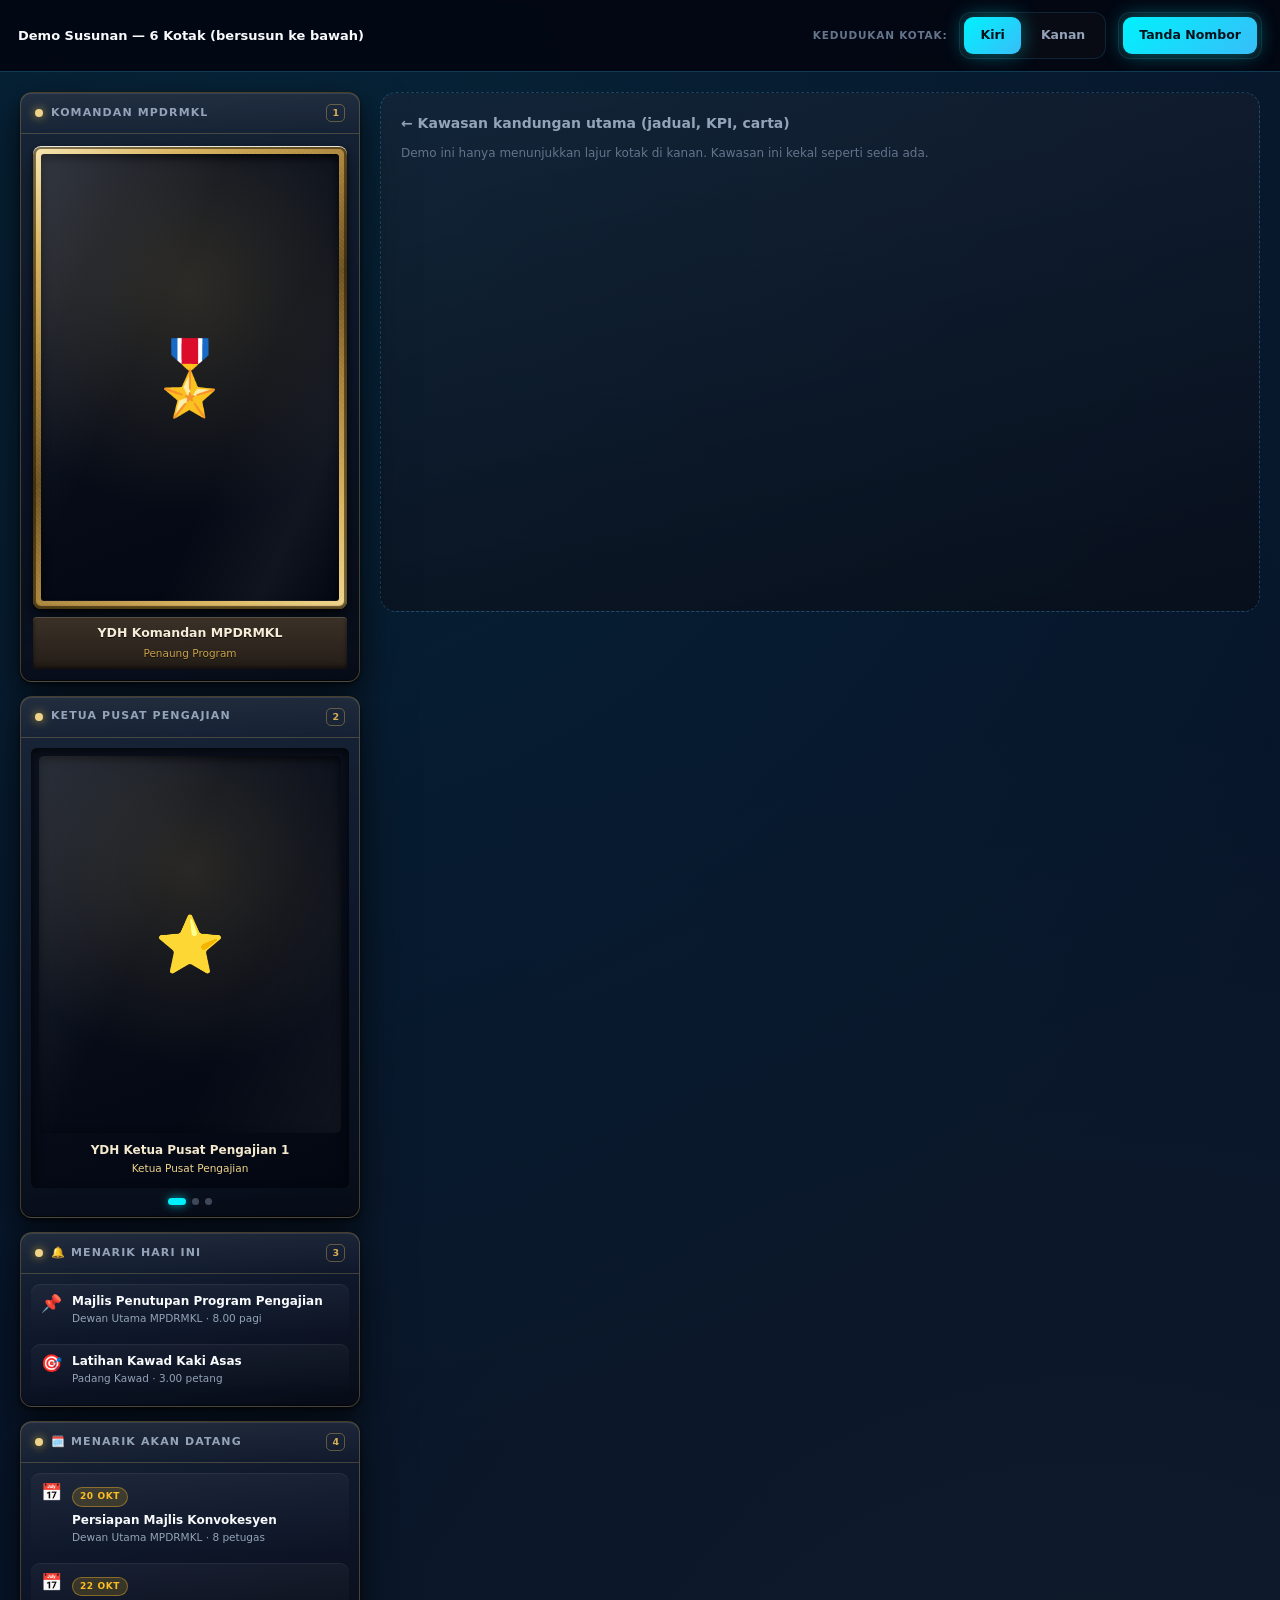
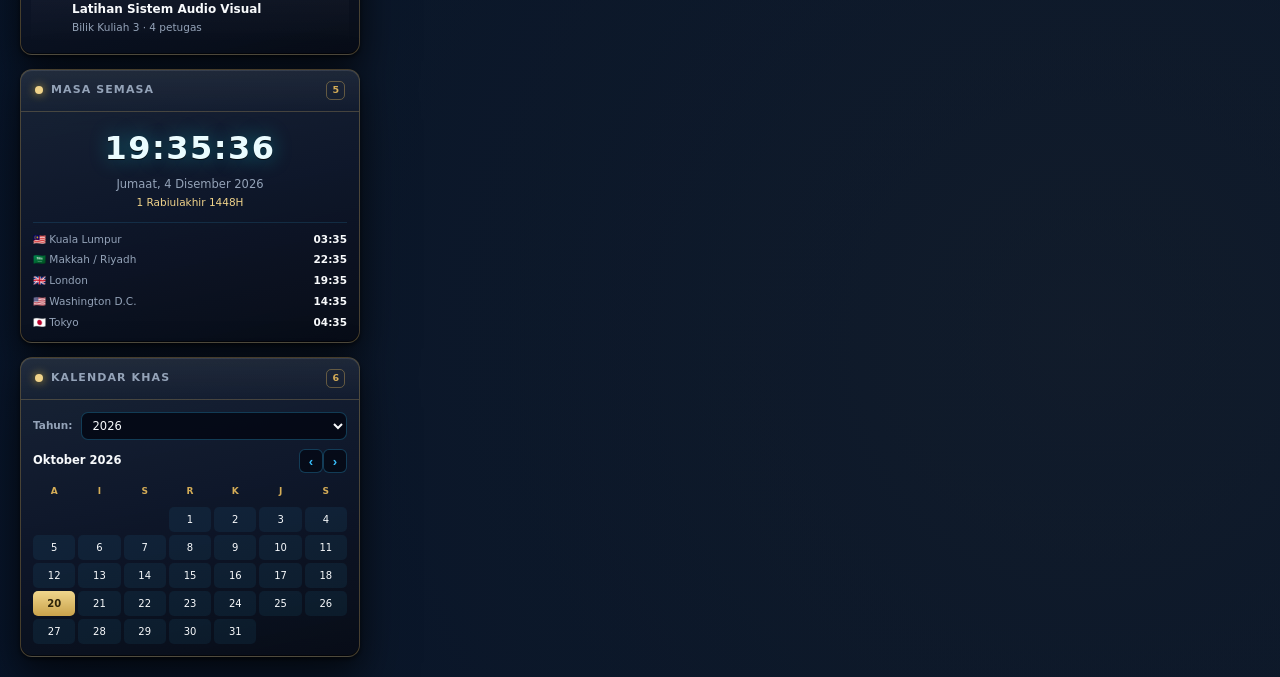
<file: demo/susunan.html>
<!DOCTYPE html>
<html lang="ms">
<head>
<meta charset="utf-8">
<meta name="viewport" content="width=device-width,initial-scale=1">
<title>Demo Susunan Kotak — 6 Kotak Kanan</title>
<style>
*{box-sizing:border-box;margin:0;padding:0}
:root{
  --cyan:#00f2fe; --sky:#38bdf8; --sky-dk:#0ea5e9;
  --gold:#d5ad57; --gold-lt:#f0d38a;
  --text:#f8fafc; --muted:#94a3b8; --muted2:#64748b;
  --line:rgba(56,189,248,.28); --line2:rgba(56,189,248,.14);
  --ok:#34d399; --warn:#fbbf24;
}
body{font-family:'Segoe UI',system-ui,-apple-system,Roboto,Helvetica,Arial,sans-serif;
  color:var(--text);line-height:1.5;-webkit-font-smoothing:antialiased;min-height:100vh;
  background-color:#08172d;
  background-image:linear-gradient(rgba(5,16,35,.34),rgba(5,16,35,.46)),
    radial-gradient(circle at 20% 8%,rgba(0,242,254,.10),transparent 55%),
    radial-gradient(circle at 85% 85%,rgba(213,173,87,.09),transparent 55%)}

.ctl{position:sticky;top:0;z-index:200;display:flex;align-items:center;gap:12px;flex-wrap:wrap;
  padding:12px 18px;background:rgba(3,7,18,.94);backdrop-filter:blur(14px);border-bottom:1px solid var(--line)}
.ctl h2{font-size:13px;font-weight:800;flex:1;min-width:200px}
.sw{display:inline-flex;gap:4px;padding:4px;border-radius:12px;background:rgba(9,13,22,.9);border:1px solid var(--line2)}
.sw button{padding:9px 16px;border:0;border-radius:9px;background:transparent;color:var(--muted);
  font:inherit;font-weight:800;font-size:12.5px;cursor:pointer;transition:.16s}
.sw button.on{background:linear-gradient(135deg,var(--cyan),var(--sky));color:#04121c;box-shadow:0 0 20px rgba(0,242,254,.4)}

/* susun atur: LALAI = sidebar di KIRI (sama seperti sistem sekarang) */
.shell{max-width:1500px;margin:0 auto;padding:20px;display:grid;
  grid-template-columns:340px minmax(0,1fr);gap:20px;align-items:start}
/* togol: sidebar di KANAN */
body.kanan .shell{grid-template-columns:minmax(0,1fr) 340px}
body.kanan .side{order:1}
.side{order:-1}
.main-ph{min-height:520px;border-radius:16px;padding:20px;
  background:linear-gradient(168deg,rgba(30,41,59,.5),rgba(8,12,22,.7));
  border:1px dashed rgba(56,189,248,.28)}
.main-ph h3{font-size:14px;color:var(--muted);font-weight:700}

.side{display:flex;flex-direction:column;gap:14px;position:sticky;top:70px}

/* ============================================================
   KOTAK — gaya realistik (bingkai loyang + depth)
   ============================================================ */
.box{
  border-radius:12px;overflow:hidden;
  background:linear-gradient(168deg,rgba(30,41,59,.78),rgba(15,23,42,.86) 50%,rgba(8,12,22,.92));
  border:1px solid rgba(213,173,87,.30);
  box-shadow:
    inset 0 1px 0 rgba(255,255,255,.10),
    inset 0 -1px 0 rgba(0,0,0,.55),
    0 2px 4px rgba(0,0,0,.55),
    0 12px 28px rgba(0,0,0,.48),
    0 28px 58px rgba(0,0,0,.34);
  transition:transform .22s ease,box-shadow .22s ease}
.box:hover{transform:translateY(-2px);
  box-shadow:inset 0 1px 0 rgba(255,255,255,.13),inset 0 -1px 0 rgba(0,0,0,.55),
    0 3px 6px rgba(0,0,0,.55),0 18px 38px rgba(0,0,0,.5),0 38px 74px rgba(0,0,0,.36)}
.box-head{display:flex;align-items:center;gap:8px;padding:11px 14px;
  border-bottom:1px solid rgba(213,173,87,.22);
  background:linear-gradient(180deg,rgba(255,255,255,.045),transparent)}
.box-head .dot{width:8px;height:8px;border-radius:50%;background:var(--gold-lt);
  box-shadow:0 0 10px rgba(212,175,55,.9);flex:none}
.box-head b{font-size:11px;letter-spacing:1.1px;text-transform:uppercase;color:var(--muted);font-weight:800}
.box-head .num{font-size:9.5px;color:var(--gold);border:1px solid rgba(213,173,87,.4);
  border-radius:5px;padding:1px 5px;font-weight:800;margin-left:auto}
.box-body{padding:12px}

/* --- 1. KOMANDAN: satu gambar besar dgn bingkai loyang --- */
.kom-frame{
  border-radius:8px;padding:8px;
  background:repeating-linear-gradient(48deg,rgba(255,255,255,.05) 0 1px,transparent 1px 3px),
    linear-gradient(145deg,#f7e6b0 0%,#d9b45f 16%,#a8823a 34%,#6d5220 50%,#a8823a 66%,#d9b45f 84%,#f0d68c 100%);
  box-shadow:
    inset 0 1px 0 rgba(255,255,250,.85),
    inset 0 -2px 3px rgba(60,40,5,.70),
    inset 0 0 0 3px rgba(30,20,5,.55),
    0 2px 4px rgba(0,0,0,.6),0 10px 22px rgba(0,0,0,.5);
}
/* --- 1. KOMANDAN: gambar PENUH (nisbah potret 2:3 - lebih tinggi) --- */
.kom-photo{position:relative;aspect-ratio:2/3;display:grid;place-items:center;overflow:hidden;border-radius:3px;
  background:radial-gradient(circle at 50% 30%,rgba(213,173,87,.18),transparent 65%),linear-gradient(160deg,#0b1220,#030712);
  box-shadow:inset 0 4px 10px rgba(0,0,0,.8),inset 0 -1px 0 rgba(255,255,255,.07)}
.kom-photo img{width:100%;height:100%;object-fit:cover;object-position:50% 22%;display:block}
.kom-photo .em{font-size:72px}
.kom-photo::after{content:"";position:absolute;inset:0;pointer-events:none;
  background:linear-gradient(115deg,rgba(255,255,255,.14),rgba(255,255,255,.05) 20%,transparent 38%,transparent 64%,rgba(255,255,255,.05) 84%,transparent)}
.plate{margin-top:8px;padding:7px 8px;border-radius:4px;text-align:center;
  background:linear-gradient(180deg,#3b3128,#241d17);
  box-shadow:inset 0 1px 0 rgba(255,238,200,.18),inset 0 -2px 4px rgba(0,0,0,.55)}
.plate b{display:block;font-size:12.5px;color:#f6ecd8;text-shadow:0 1px 0 rgba(0,0,0,.75)}
.plate small{display:block;font-size:10.5px;color:#c9a24b;margin-top:3px;text-shadow:0 1px 0 rgba(0,0,0,.6)}

/* --- 2. KETUA PUSAT: MORPH (silang-larut lembut + skala halus) ---
   Semua kad bertindan di tempat sama. Hanya satu kelihatan.
   Peralihan panjang + easing lembut -> nampak seperti menjelma perlahan. */
.morph{position:relative;border-radius:6px;overflow:hidden;
  box-shadow:inset 0 4px 12px rgba(0,0,0,.7);background:linear-gradient(160deg,rgba(11,18,32,.9),rgba(3,7,18,.95))}
.morph-item{position:absolute;inset:0;padding:8px;opacity:0;visibility:hidden;
  transform:scale(.97) translateY(6px);filter:blur(4px);
  transition:opacity 1.15s ease-in-out,transform 1.3s cubic-bezier(.4,0,.2,1),
    filter 1.15s ease-in-out,visibility 1.15s}
.morph-item.on{opacity:1;visibility:visible;transform:scale(1) translateY(0);filter:blur(0);position:relative}
.lead-photo{position:relative;aspect-ratio:4/5;display:grid;place-items:center;overflow:hidden;border-radius:5px;
  background:radial-gradient(circle at 50% 30%,rgba(213,173,87,.16),transparent 65%),linear-gradient(160deg,#0b1220,#030712);
  box-shadow:inset 0 3px 8px rgba(0,0,0,.75)}
.lead-photo img{width:100%;height:100%;object-fit:cover;object-position:50% 22%;display:block}
.lead-photo .em{font-size:56px}
.lead-photo::after{content:"";position:absolute;inset:0;pointer-events:none;
  background:linear-gradient(115deg,rgba(255,255,255,.11),transparent 40%,transparent 66%,rgba(255,255,255,.05))}
.lead-cap{text-align:center;padding:8px 4px 3px}
.lead-cap b{display:block;font-size:12px;color:#f4e8cd}
.lead-cap small{display:block;font-size:10.5px;color:var(--gold-lt);margin-top:2px}
.lead-dots{display:flex;gap:6px;justify-content:center;padding:10px 0 2px}
.lead-dots i{width:7px;height:7px;border-radius:50%;background:rgba(148,163,184,.4);cursor:pointer;transition:.2s}
.lead-dots i.on{background:var(--cyan);box-shadow:0 0 10px rgba(0,242,254,.7);width:18px;border-radius:4px}

/* --- 3 & 4. MENARIK --- */
.mn{display:flex;gap:10px;align-items:flex-start;padding:9px 10px;border-radius:9px;margin-bottom:8px;
  background:linear-gradient(180deg,rgba(255,255,255,.04),transparent);
  box-shadow:inset 0 1px 0 rgba(255,255,255,.06)}
.mn:last-child{margin-bottom:0}
.mn .ic{font-size:17px;flex:none;line-height:1.2}
.mn b{display:block;font-size:12px;color:var(--text);line-height:1.35}
.mn small{display:block;font-size:10.5px;color:var(--muted);margin-top:2px}
.mn-empty{font-size:11.5px;color:var(--muted2);text-align:center;padding:14px 0}
.tag{display:inline-block;font-size:9px;font-weight:800;letter-spacing:.6px;text-transform:uppercase;
  padding:2px 7px;border-radius:99px;margin-bottom:5px}
.tag.now{background:rgba(52,211,153,.16);color:var(--ok);border:1px solid rgba(52,211,153,.4)}
.tag.soon{background:rgba(251,191,36,.16);color:var(--warn);border:1px solid rgba(251,191,36,.4)}

/* --- 5. JAM --- */
.clk{font-size:32px;font-weight:800;text-align:center;letter-spacing:1.5px;color:#eafcff;
  text-shadow:0 1px 0 rgba(0,0,0,.7),0 0 20px rgba(0,242,254,.35);font-variant-numeric:tabular-nums}
.dt{font-size:11.5px;color:var(--muted);text-align:center;margin-top:4px}
.hj{font-size:10.5px;color:var(--gold-lt);text-align:center;margin-top:2px}
.wc{margin-top:11px;border-top:1px solid var(--line2);padding-top:9px;
  max-height:132px;overflow:auto;display:flex;flex-direction:column;gap:5px}
.wc-row{display:flex;justify-content:space-between;font-size:10.5px;color:var(--muted)}
.wc-row span:last-child{color:var(--text);font-weight:700;font-variant-numeric:tabular-nums}

/* --- 6. KALENDAR --- */
.mc-year{display:flex;align-items:center;gap:8px;margin-bottom:9px}
.mc-year label{font-size:10.5px;color:var(--muted);font-weight:700}
.mc-year select{flex:1;padding:5px 7px;border-radius:7px;font:inherit;font-size:11.5px;
  background:rgba(3,7,18,.8);color:var(--text);border:1px solid var(--line)}
.mc-head{display:flex;align-items:center;justify-content:space-between;margin-bottom:7px}
.mc-head b{font-size:11.5px;color:var(--text)}
.mc-nav button{width:24px;height:24px;border-radius:6px;border:1px solid var(--line);
  background:rgba(3,7,18,.7);color:var(--sky);cursor:pointer;font-weight:800;line-height:1}
.mc-grid{display:grid;grid-template-columns:repeat(7,1fr);gap:3px;font-size:10px;text-align:center}
.mc-grid span{padding:5px 0;border-radius:5px;color:var(--muted)}
.mc-grid span.h{color:var(--gold);font-weight:800;font-size:9px}
.mc-grid span.d{color:var(--text);background:rgba(56,189,248,.07)}
.mc-grid span.k{background:linear-gradient(180deg,#f0d68c,#c9a24b);color:#2e2408;font-weight:800}

@media(max-width:1000px){
  .shell{grid-template-columns:minmax(0,1fr)}
  .side{position:static;display:grid;grid-template-columns:repeat(auto-fit,minmax(290px,1fr))}
}
</style>
</head>
<body>

<div class="ctl">
  <h2>Demo Susunan — 6 Kotak (bersusun ke bawah)</h2>
  <span style="font-size:10.5px;color:var(--muted2);font-weight:700;text-transform:uppercase;letter-spacing:.8px">Kedudukan kotak:</span>
  <div class="sw">
    <button id="kiri" class="on">Kiri</button>
    <button id="kanan">Kanan</button>
  </div>
  <div class="sw">
    <button id="on" class="on">Tanda Nombor</button>
  </div>
</div>

<div class="shell">
  <div class="main-ph">
    <h3>← Kawasan kandungan utama (jadual, KPI, carta)</h3>
    <p style="font-size:12px;color:var(--muted2);margin-top:10px">Demo ini hanya menunjukkan lajur kotak di kanan. Kawasan ini kekal seperti sedia ada.</p>
  </div>

  <aside class="side">

    <!-- 1. KOMANDAN -->
    <div class="box">
      <div class="box-head"><span class="dot"></span><b>Komandan MPDRMKL</b><span class="num">1</span></div>
      <div class="box-body">
        <div class="kom-frame">
          <div class="kom-photo"><span class="em">🎖️</span></div>
        </div>
        <div class="plate"><b>YDH Komandan MPDRMKL</b><small>Penaung Program</small></div>
      </div>
    </div>

    <!-- 2. KETUA-KETUA PUSAT PENGAJIAN (morph: silang-larut, bukan scroll) -->
    <div class="box">
      <div class="box-head"><span class="dot"></span><b>Ketua Pusat Pengajian</b><span class="num">2</span></div>
      <div class="box-body" style="padding:10px">
        <div class="morph" id="lead">
          <div class="morph-item on">
            <div class="lead-photo"><span class="em">⭐</span></div>
            <div class="lead-cap"><b>YDH Ketua Pusat Pengajian 1</b><small>Ketua Pusat Pengajian</small></div>
          </div>
          <div class="morph-item">
            <div class="lead-photo"><span class="em">⭐</span></div>
            <div class="lead-cap"><b>YDH Ketua Pusat Pengajian 2</b><small>Ketua Pusat Pengajian</small></div>
          </div>
          <div class="morph-item">
            <div class="lead-photo"><span class="em">⭐</span></div>
            <div class="lead-cap"><b>YDH Ketua Pusat Pengajian 3</b><small>Ketua Pusat Pengajian</small></div>
          </div>
        </div>
        <div class="lead-dots" id="dots"></div>
      </div>
    </div>

    <!-- 3. MENARIK HARI INI -->
    <div class="box">
      <div class="box-head"><span class="dot"></span><b>🔔 Menarik Hari Ini</b><span class="num">3</span></div>
      <div class="box-body" style="padding:10px">
        <div class="mn"><span class="ic">📌</span><span><b>Majlis Penutupan Program Pengajian</b><small>Dewan Utama MPDRMKL · 8.00 pagi</small></span></div>
        <div class="mn"><span class="ic">🎯</span><span><b>Latihan Kawad Kaki Asas</b><small>Padang Kawad · 3.00 petang</small></span></div>
      </div>
    </div>

    <!-- 4. MENARIK AKAN DATANG -->
    <div class="box">
      <div class="box-head"><span class="dot"></span><b>🗓️ Menarik Akan Datang</b><span class="num">4</span></div>
      <div class="box-body" style="padding:10px">
        <div class="mn"><span class="ic">📅</span><span><span class="tag soon">20 Okt</span><b>Persiapan Majlis Konvokesyen</b><small>Dewan Utama MPDRMKL · 8 petugas</small></span></div>
        <div class="mn"><span class="ic">📅</span><span><span class="tag soon">22 Okt</span><b>Latihan Sistem Audio Visual</b><small>Bilik Kuliah 3 · 4 petugas</small></span></div>
      </div>
    </div>

    <!-- 5. JAM -->
    <div class="box">
      <div class="box-head"><span class="dot"></span><b>Masa Semasa</b><span class="num">5</span></div>
      <div class="box-body">
        <div class="clk" id="clk">--:--:--</div>
        <div class="dt" id="dt">—</div>
        <div class="hj">1 Rabiulakhir 1448H</div>
        <div class="wc">
          <div class="wc-row"><span>🇲🇾 Kuala Lumpur</span><span data-tz="Asia/Kuala_Lumpur">--:--</span></div>
          <div class="wc-row"><span>🇸🇦 Makkah / Riyadh</span><span data-tz="Asia/Riyadh">--:--</span></div>
          <div class="wc-row"><span>🇬🇧 London</span><span data-tz="Europe/London">--:--</span></div>
          <div class="wc-row"><span>🇺🇸 Washington D.C.</span><span data-tz="America/New_York">--:--</span></div>
          <div class="wc-row"><span>🇯🇵 Tokyo</span><span data-tz="Asia/Tokyo">--:--</span></div>
        </div>
      </div>
    </div>

    <!-- 6. KALENDAR -->
    <div class="box">
      <div class="box-head"><span class="dot"></span><b>Kalendar Khas</b><span class="num">6</span></div>
      <div class="box-body">
        <div class="mc-year"><label>Tahun:</label><select><option>2026</option><option>2027</option></select></div>
        <div class="mc-head"><b>Oktober 2026</b><div class="mc-nav"><button>‹</button><button>›</button></div></div>
        <div class="mc-grid">
          <span class="h">A</span><span class="h">I</span><span class="h">S</span><span class="h">R</span><span class="h">K</span><span class="h">J</span><span class="h">S</span>
          <span></span><span></span><span></span><span class="d">1</span><span class="d">2</span><span class="d">3</span><span class="d">4</span>
          <span class="d">5</span><span class="d">6</span><span class="d">7</span><span class="d">8</span><span class="d">9</span><span class="d">10</span><span class="d">11</span>
          <span class="d">12</span><span class="d">13</span><span class="d">14</span><span class="d">15</span><span class="d">16</span><span class="d">17</span><span class="d">18</span>
          <span class="k">20</span><span class="d">21</span><span class="d">22</span><span class="d">23</span><span class="d">24</span><span class="d">25</span><span class="d">26</span>
          <span class="d">27</span><span class="d">28</span><span class="d">29</span><span class="d">30</span><span class="d">31</span><span></span><span></span>
        </div>
      </div>
    </div>

  </aside>
</div>

<script>
// --- jam hidup + jam dunia ---
function tick(){
  const n = new Date();
  document.getElementById('clk').textContent = n.toLocaleTimeString('ms-MY',{hour12:false});
  document.getElementById('dt').textContent = n.toLocaleDateString('ms-MY',{weekday:'long',day:'numeric',month:'long',year:'numeric'});
  document.querySelectorAll('[data-tz]').forEach(el => {
    el.textContent = n.toLocaleTimeString('en-GB',{timeZone:el.dataset.tz,hour:'2-digit',minute:'2-digit'});
  });
}
tick(); setInterval(tick, 1000);

// --- KETUA PUSAT: MORPH (silang-larut, bukan scroll) ---
const mor = document.getElementById('lead');
const items = mor.querySelectorAll('.morph-item');
const dots = document.getElementById('dots');
let idx = 0, timer = null;

items.forEach((_, i) => {
  const d = document.createElement('i');
  if (i === 0) d.className = 'on';
  d.onclick = () => { idx = i; go(); };
  dots.appendChild(d);
});
function go(){
  items.forEach((el, i) => el.classList.toggle('on', i === idx));
  dots.querySelectorAll('i').forEach((d, i) => d.classList.toggle('on', i === idx));
}
function auto(){
  clearInterval(timer);
  timer = setInterval(() => { idx = (idx + 1) % items.length; go(); }, 4800);
}
auto();
mor.addEventListener('pointerdown', () => clearInterval(timer));
mor.addEventListener('pointerup', auto);

// --- togol kedudukan kotak: kiri / kanan ---
function pos(k){
  document.body.classList.toggle('kanan', k === 'kanan');
  document.getElementById('kiri').classList.toggle('on', k === 'kiri');
  document.getElementById('kanan').classList.toggle('on', k === 'kanan');
}
document.getElementById('kiri').onclick = () => pos('kiri');
document.getElementById('kanan').onclick = () => pos('kanan');

// --- togol tanda nombor ---
let numOn = true;
document.getElementById('on').onclick = () => {
  numOn = !numOn;
  document.querySelectorAll('.num').forEach(n => n.style.display = numOn ? '' : 'none');
  document.getElementById('on').textContent = numOn ? 'Tanda Nombor' : 'Nombor Tersembunyi';
};
pos('kiri');
</script>
</body>
</html>
</file>
